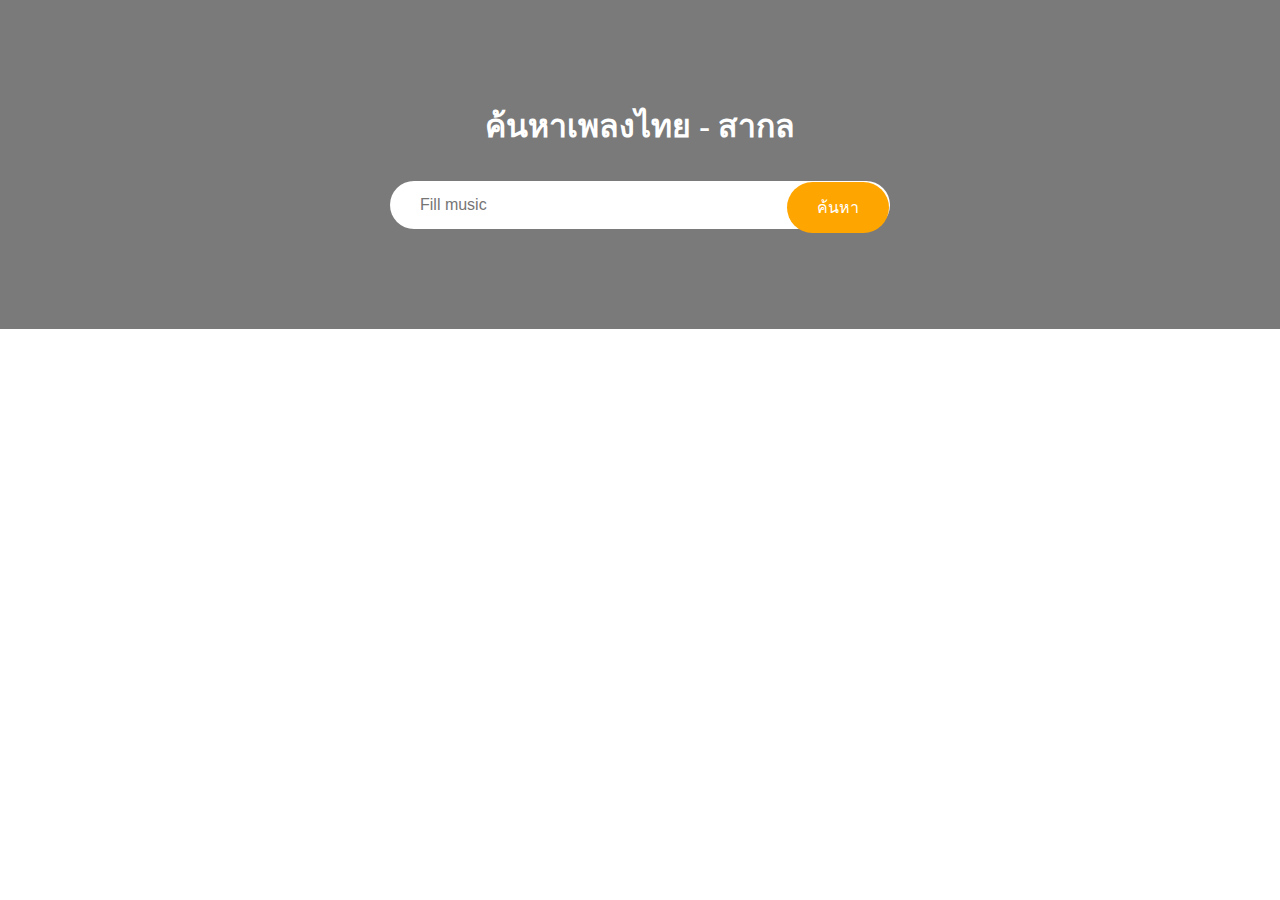
<file: Lyric App/index.html>
<!DOCTYPE html>
<html lang="en">
<head>
    <meta charset="UTF-8">
    <meta name="viewport" content="width=device-width, initial-scale=1.0">
    <title>Lyric App</title>
    <link rel="stylesheet" href="style.css">
</head>
<body>
    <header>
        <h1>ค้นหาเพลงไทย - สากล</h1>
        <form id="form">
            <input type="text" name="" id="search" placeholder="Fill music">
            <button>ค้นหา</button>
        </form>
    </header>
    <div id="result" class="container">
    </div>
    <div id="more" class="container more"></div>
    <script src="script.js"></script>
</body>
</html>
</file>
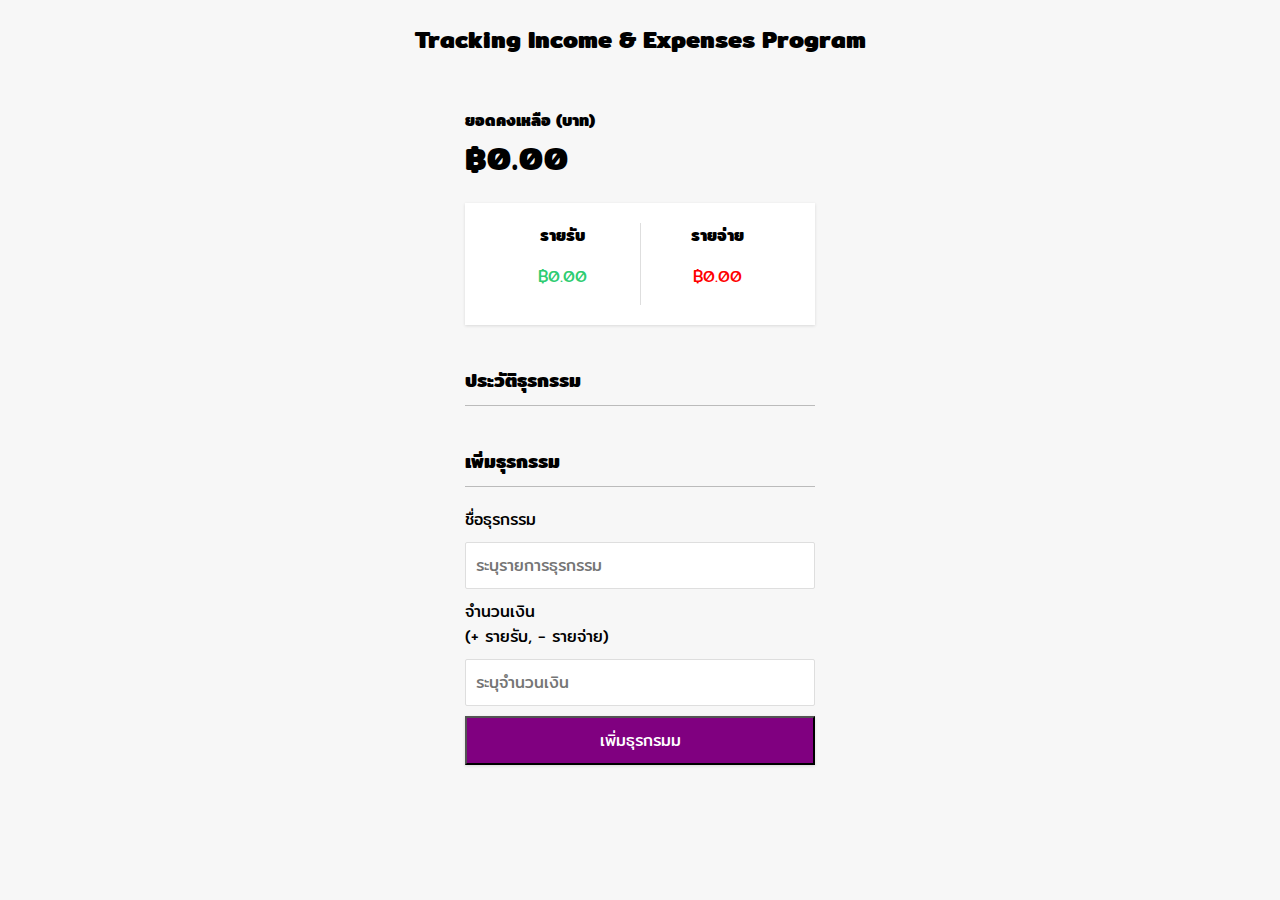
<file: Tracking Income & Expenses Program/index.html>
<!DOCTYPE html>
<html lang="en">
<head>
    <meta charset="UTF-8">
    <meta name="viewport" content="width=device-width, initial-scale=1.0">
    <title>Tracking Income & Expenses Program</title>
    <link rel="stylesheet" href="style.css">
</head>
<body>
    <h2>Tracking Income & Expenses Program</h2>
    <div class="container">
        <h4>ยอดคงเหลือ (บาท)</h4>
        <h1 id="balance">฿0.00</h1>
        <div class="income-expense-container">
            <div>
                <h4>รายรับ</h4>
                <p id="money-plus" class="money plus">฿5000</p>
            </div>
            <div>
                <h4>รายจ่าย</h4>
                <p id="money-minus" class="money minus">฿200</p>
            </div>
        </div>
        <h3>ประวัติธุรกรรม</h3>
        <ul id="list" class="list">
            <!-- <li class="minus">ค่าซ่อมรถ <span>- ฿400</span>
                <button class="delete-btn">x</button>
            </li>
            
            <li class="plus">เงินเดือน <span>+ ฿40000</span>      
                <button class="delete-btn">x</button>
            </li> -->
        </ul>
        <h3>เพิ่มธุรกรรม</h3>
        <form id="form">
            <div class="form-control">
                <label for="text">ชื่อธุรกรรม</label>
                <input type="text" id="text" placeholder="ระบุรายการธุรกรรม">
            </div>
            <div class="form-control">
                <label for="amount">จำนวนเงิน <br>
                (+ รายรับ, - รายจ่าย)
                </label>
                <input type="number" id="amount" placeholder="ระบุจำนวนเงิน">
            </div>
            <button class="btn">เพิ่มธุรกรมม</button>
        </form>
    </div>
    <script src="script.js"></script>
</body>
</html>
</file>
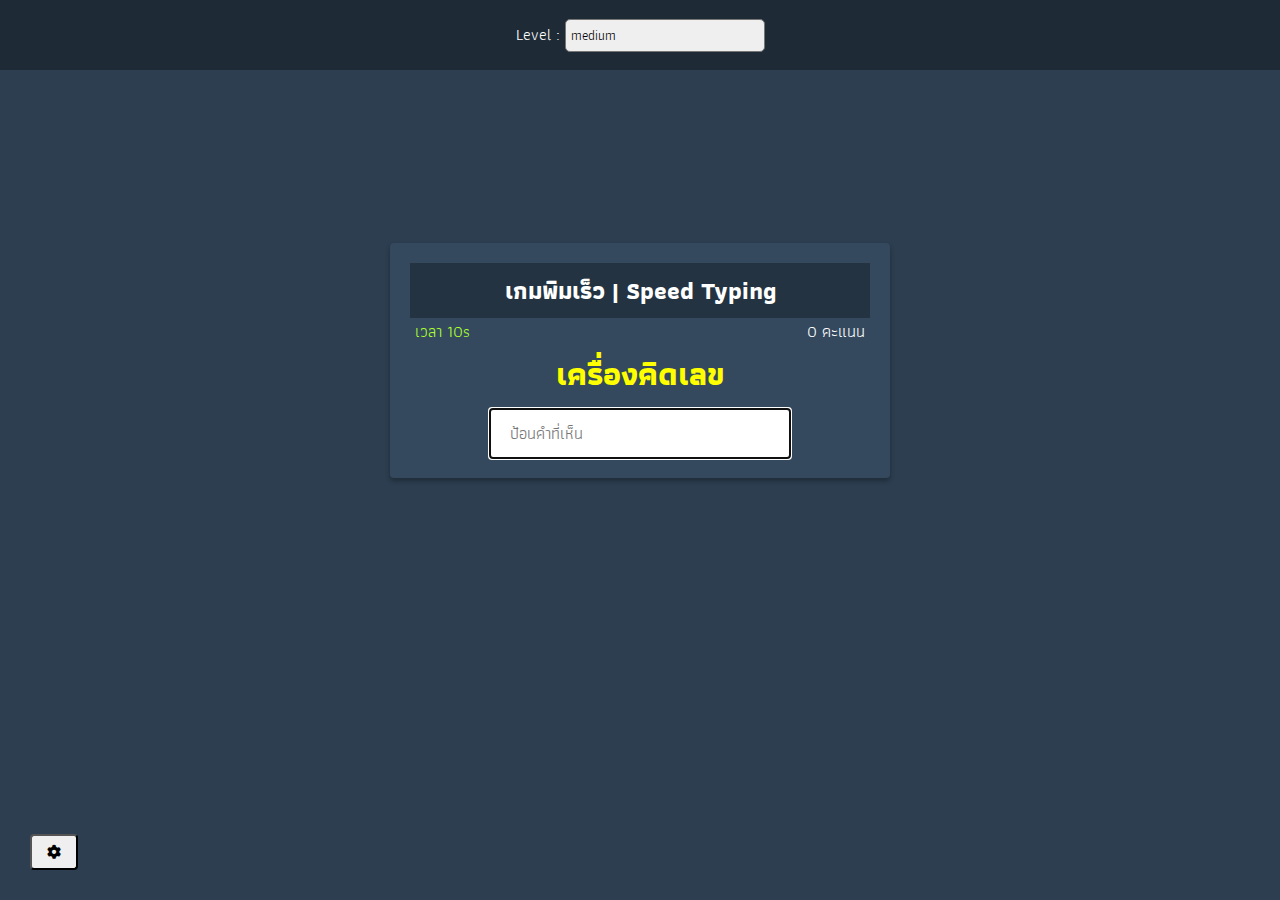
<file: TypingWeb/index.html>
<!DOCTYPE html>
<html lang="en">
<head>
    <meta charset="UTF-8">
    <meta name="viewport" content="width=device-width, initial-scale=1.0">
    <title>Speed Typing</title>
    <link rel="stylesheet" href="style.css">
    <link rel="stylesheet" href="https://cdnjs.cloudflare.com/ajax/libs/font-awesome/6.4.0/css/all.min.css">
</head>
<body>
    <button id="level-btn" class="level-btn">  
        <i class="fa-solid fa-gear"></i>
    </button>
    <div class="settings" id="settings">
        <form id="level-form">
            <label style="color: white;">Level :</label>
            <select id="level">
                <option value="easy">easy</option>
                <option value="medium">medium</option>
                <option value="hard">hard</option>
            </select>
        </form>
    </div>
    <div class="container">
        <h2>เกมพิมเร็ว |  Speed Typing</h2>
        <h1 id="word"></h1>
        <input type="text" name="" id="text" autocomplete="off" placeholder="ป้อนคำที่เห็น">
        <p class="time-container">เวลา <span id="time">10</span>s</p>
        <div class="score-container"><span id="score">0 </span>คะแนน</div>
        <div class="gameover-container" id="gameover-container"></div>
    </div>
    <script src="script.js"></script>
</body>
</html>
</file>
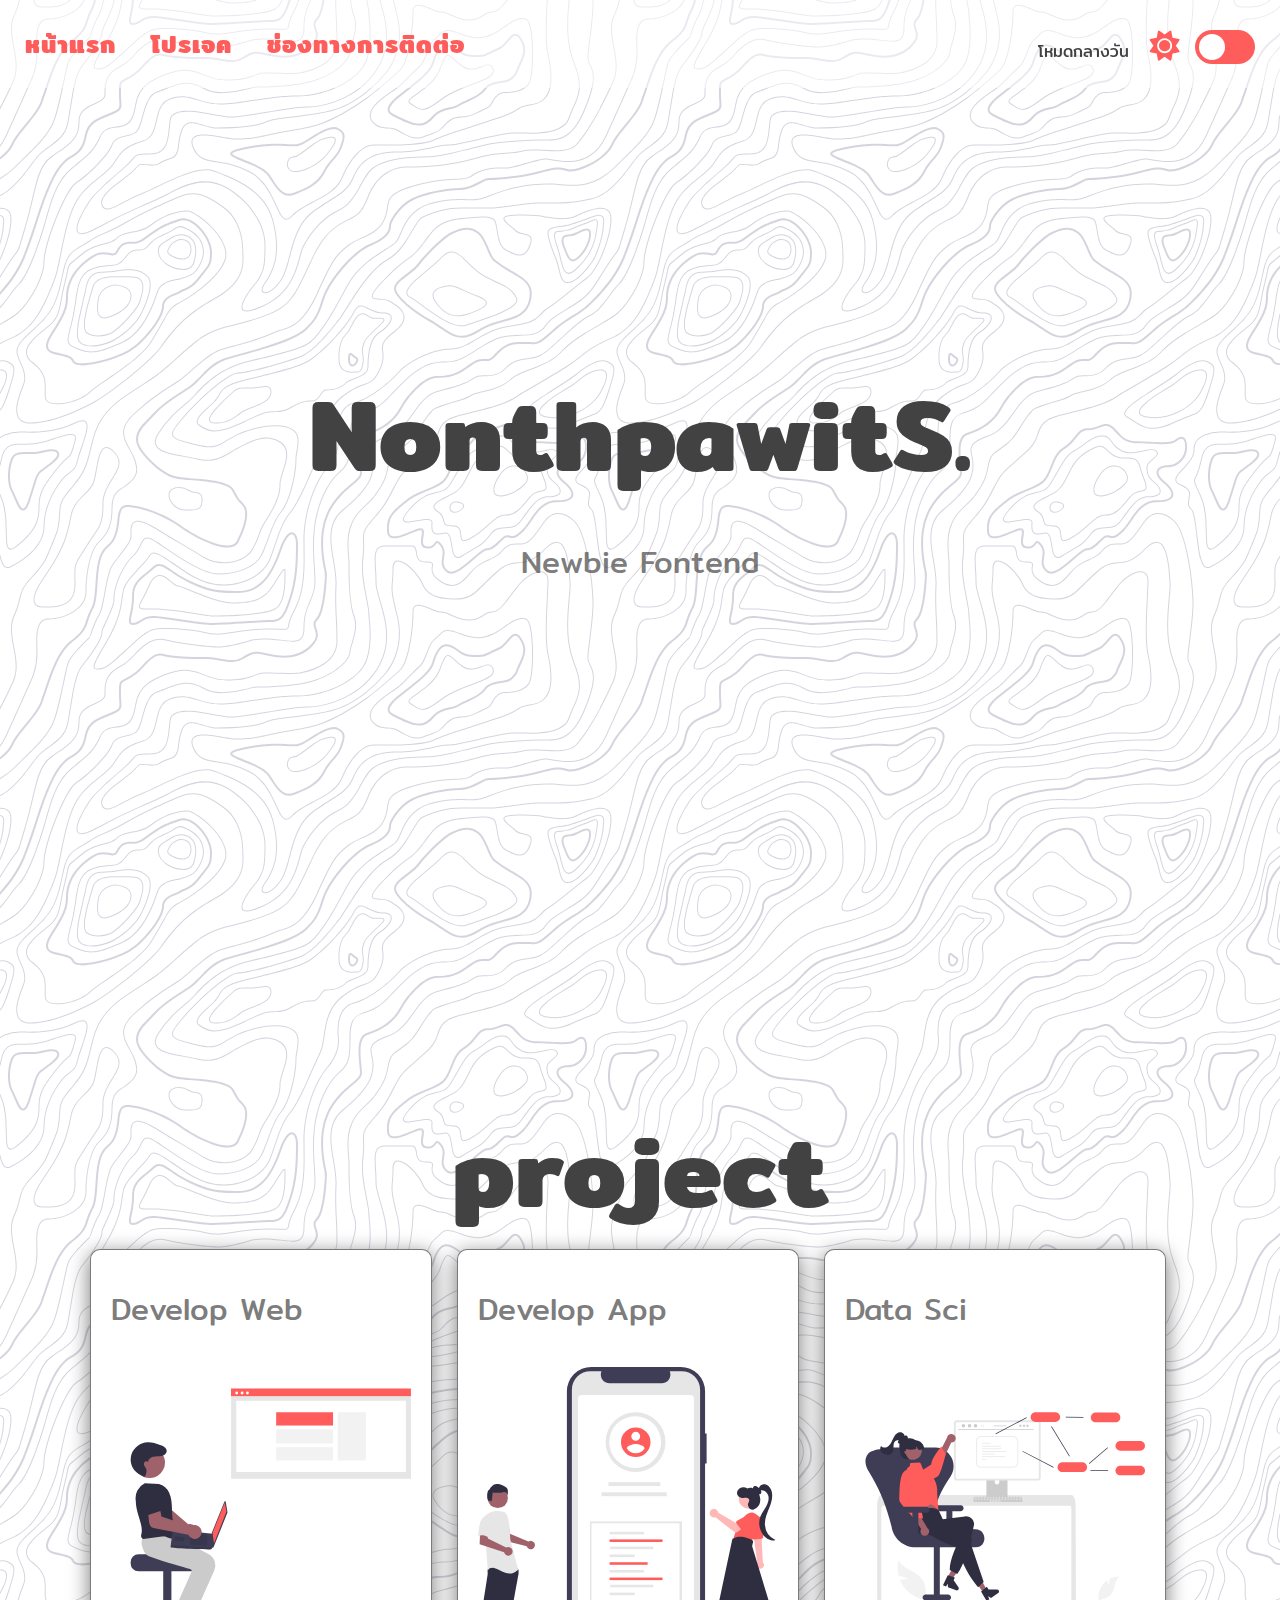
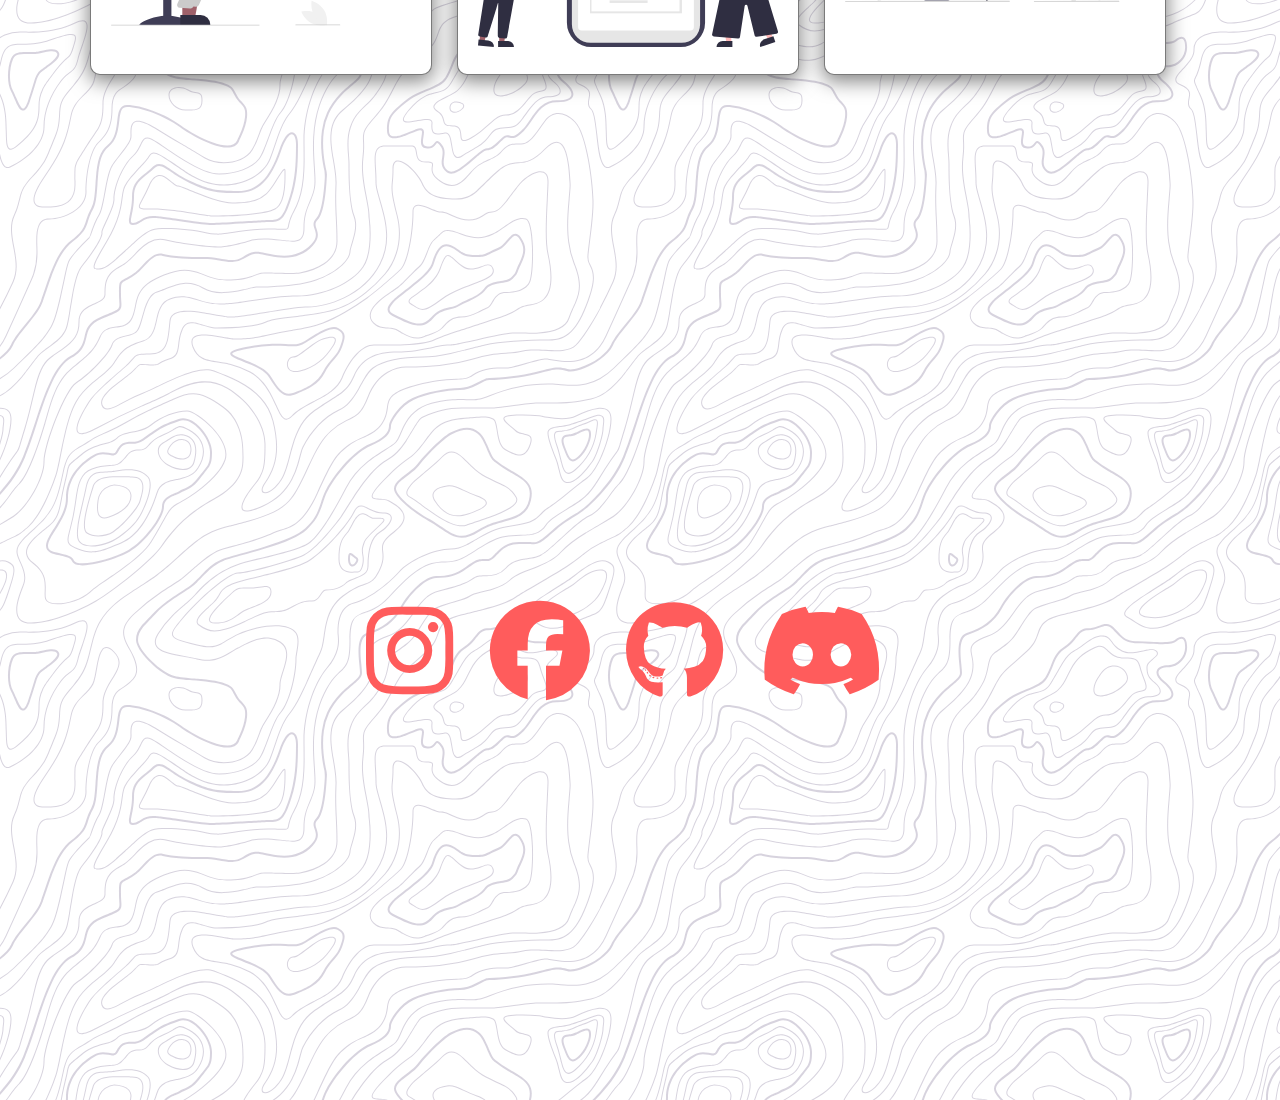
<file: Light/Dark Mode/index.html>
<!DOCTYPE html>
<html lang="en">
<head>
    <meta charset="UTF-8">
    <meta http-equiv="X-UA-Compatible" content="IE=edge">
    <meta name="viewport" content="width=device-width, initial-scale=1.0">
    <title>Light/Dark Mode | Workshop</title>
    <link rel="stylesheet" href="style.css">
    <link rel="stylesheet" href="https://cdnjs.cloudflare.com/ajax/libs/font-awesome/6.4.0/css/all.min.css">
    
</head>
<body>
    <div class="theme-switch-container">
        <span id="toggle-icon">
            <span class="toggle-text">โหมดกลางวัน</span>
            <i class="fa-solid fa-sun"></i>
            <!-- <i class="fa-solid fa-moon"></i> -->
        </span>
        <label class="theme-switch">
            <input type="checkbox">
            <div class="slider round"></div>
        </label>
    </div>
    <nav id="nav">
        <a href="#home">หน้าแรก</a>
        <a href="#project">โปรเจค</a>
        <a href="#contact">ช่องทางการติดต่อ</a>
    </nav>
    <section id="home">
        <div class="title-group">
            <h1>NonthpawitS.</h1>
            <h2>Newbie Fontend</h2>
        </div>
    </section>
    <section id="project">
        <h1>project</h1>
        <div class="project-container">
            <div class="image-container">
                <h2>Develop Web</h2>
                <img src="img/undraw_Web_light.svg" alt="" id="img1">
            </div>
            <div class="project-container">
                <div class="image-container">
                    <h2>Develop App</h2>
                    <img src="img/undraw_App_light.svg" alt="" id="img2">
                </div>
            </div>
            <div class="project-container">
                <div class="image-container">
                    <h2>Data Sci</h2>
                    <img src="img/undraw_Data_light.svg" alt="" id="img3">
                </div>
            </div>
        </div>
    </section>
    <section id="contact">
        <div class="social-icon">
            <i class="fa-brands fa-instagram"></i>
            <i class="fa-brands fa-facebook"></i>
            <i class="fa-brands fa-github"></i>
            <i class="fa-brands fa-discord"></i>
        </div>
    </section>
    <script src="script.js"></script>
</body>
</html>
</file>
<file: Lyric App/style.css>
*{
    box-sizing: border-box;
}
body{
    background-color: white;
    margin: 0;
}
header{
    background-image: url(https://cdn.pixabay.com/photo/2015/05/07/11/02/guitar-756326_1280.jpg);
    background-position: center center;
    background-repeat: no-repeat;
    background-size: cover;
    color: white;
    display: flex;
    flex-direction: column;
    align-items: center;
    justify-content: center;
    padding: 100px;
    position: relative;
}
button{
    cursor: pointer;
}
button:active{
    transform: scale(0.95);
}
input:focus,button:focus{
    outline: none;
}
form{
    position: relative;
    width: 500px;
    max-width: 100%;
}
form input{
    border: 0;
    border-radius: 50px;
    font-size: 16px;
    padding: 15px 30px;
    width: 100%;
}
form button{
    background-color: orange;
    border: 0;
    border-radius: 50px;
    color: white;
    font-size: 16px;
    padding: 13px 30px;
    position: absolute;
    top: 1px;
    right: 1px;
}
header::after{
    content: "";
    background-color: rgba(0, 0, 0, 0.52);
    position: absolute;
    width: 100%;
    height: 100%;
    top: 0;
    left: 0;
}
header *{
    z-index: 1;
}
header h1{
    margin: 0 0 30px;
}
ul.song{
    list-style-type: none;
    padding: 0;
}
.btn{
    background-color: orange;
    border-radius: 10px;
    padding: 4px 10px;
    border: 0;
}
.btn:hover{
    transform: scale(0.98);
}
ul.song li{
    display: flex;
    align-items: center;
    justify-content: space-between;
    margin: 10px 0;
}
.container{
    margin: 30px auto;
    max-width: 100%;
    width: 500px;
}
.more{
    display: flex;
    justify-content: center;
}
.more .btn{
    margin: 4px;
}
</file>
<file: TypingWeb/style.css>
@import url('https://fonts.googleapis.com/css2?family=Athiti:wght@300&display=swap');
*{
    box-sizing: border-box;
    font-family: 'Athiti', sans-serif;
}
body{
    background-color: #2c3e50;
    display: flex;
    align-items: center;
    justify-content: center;
    min-height: 80vh;
    margin: 0;
}
button{
    cursor: pointer;
    font-size: 14px;
    border-radius: 4px;
    padding: 5px 15px;
    position: absolute;
    bottom: 30px;
    left: 30px;
}
.settings{
    position: absolute;
    top: 0;
    left: 0;
    width: 100%;
    background-color: rgba(0, 0, 0, .3);
    height: 70px;
    display: flex;
    align-items: center;
    justify-content: center;
    transform: translateY(0);
    transition: transition .3s ease-in-out;
}
.settings.hide{
    transform: translateY(-100%);
}
select{
    width: 200px;
    padding: 5px;
    appearance: none;
    border-radius: 5px;
}
label{
    color: white;
}
.container{
    background-color: #34495e;
    padding: 20px;
    border-radius: 4px;
    box-shadow: 0 3px 5px rgba(0, 0, 0, .3);
    color: #fff;
    position: relative;
    text-align: center;
    width: 500px;
}
h2{
    background-color: rgba(0, 0, 0, .3);
    padding: 8px;
    margin: 0 0 30px;
}
#word{
    margin: 0;
    color: yellow;
}
input{
    border: 0;
    border-radius: 2px;
    font-size: 16px;
    width: 300px;
    padding: 12px 20px;
    margin-top: 10px;
}
.time-container{
    position: absolute;
    top: 60px;
    left: 25px;
    color: greenyellow;
}
.score-container{
    position: absolute;
    top: 76px;
    right: 25px;
}
.gameover-container{
    background-color: inherit;
    z-index: 1;
    width: 100%;
    height: 100%;
    position: absolute;
    top: 0;
    left: 0;
    align-items: center;
    justify-content: center;
    flex-direction: column;
    display: none;
}
.gameOver{
    position: relative;
    left: 0;
    top: 5px;
    border-radius: 8px;
    border: none;
}
.gameOver:hover{
    background-color: orange;
    color: white;
}
</file>
<file: Light/Dark Mode/style.css>
@import url('https://fonts.googleapis.com/css2?family=Mitr&display=swap');
:root{
    --primary-color:rgb(255, 92, 92);
    --text-color:rgb(66,66,66);
    --text-color-second:rgb(66,66,66,0.7);
    --background:rgb(255,255,255);
    --box-shadow:0 5px 20px 1px rgba(0,0,0,0.5);
}
[data-theme="dark"]{
    --primary-color: orange;
    --text-color: #fff;
    --text-color-second:rgb(255,255,255,0.8);
    --background:#121213;
    /* ใช้ตอนเปลี่ยนเป็นโทนมืด */
}
*{
    font-family: 'Mitr', sans-serif;
    box-sizing: border-box;
    scroll-behavior: smooth;
}
body{
    background-color: var(--background);
    color: var(--text-color);
    background-image: url("data:image/svg+xml,%3Csvg xmlns='http://www.w3.org/2000/svg' width='600' height='600' viewBox='0 0 600 600'%3E%3Cpath fill='%239C92AC' fill-opacity='0.4' d='M600 325.1v-1.17c-6.5 3.83-13.06 7.64-14.68 8.64-10.6 6.56-18.57 12.56-24.68 19.09-5.58 5.95-12.44 10.06-22.42 14.15-1.45.6-2.96 1.2-4.83 1.9l-4.75 1.82c-9.78 3.75-14.8 6.27-18.98 10.1-4.23 3.88-9.65 6.6-16.77 8.84-1.95.6-3.99 1.17-6.47 1.8l-6.14 1.53c-5.29 1.35-8.3 2.37-10.54 3.78-3.08 1.92-6.63 3.26-12.74 5.03a384.1 384.1 0 0 1-4.82 1.36c-2.04.58-3.6 1.04-5.17 1.52a110.03 110.03 0 0 0-11.2 4.05c-2.7 1.15-5.5 3.93-8.78 8.4a157.68 157.68 0 0 0-6.15 9.2c-5.75 9.07-7.58 11.74-10.24 14.51a50.97 50.97 0 0 1-4.6 4.22c-2.33 1.9-10.39 7.54-11.81 8.74a14.68 14.68 0 0 0-3.67 4.15c-1.24 2.3-1.9 4.57-2.78 8.87-2.17 10.61-3.52 14.81-8.2 22.1-4.07 6.33-6.8 9.88-9.83 12.99-.47.48-.95.96-1.5 1.48l-3.75 3.56c-1.67 1.6-3.18 3.12-4.86 4.9a42.44 42.44 0 0 0-9.89 16.94c-2.5 8.13-2.72 15.47-1.76 27.22.47 5.82.51 6.36.51 8.18 0 10.51.12 17.53.63 25.78.24 4.05.56 7.8.97 11.22h.9c-1.13-9.58-1.5-21.83-1.5-37 0-1.86-.04-2.4-.52-8.26-.94-11.63-.72-18.87 1.73-26.85a41.44 41.44 0 0 1 9.65-16.55c1.67-1.76 3.18-3.27 4.83-4.85.63-.6 3.13-2.96 3.75-3.57a71.6 71.6 0 0 0 1.52-1.5c3.09-3.16 5.86-6.76 9.96-13.15 4.77-7.42 6.15-11.71 8.34-22.44.86-4.21 1.5-6.4 2.68-8.6.68-1.25 1.79-2.48 3.43-3.86 1.38-1.15 9.43-6.8 11.8-8.72 1.71-1.4 3.26-2.81 4.7-4.3 2.72-2.85 4.56-5.54 10.36-14.67a156.9 156.9 0 0 1 6.1-9.15c3.2-4.33 5.9-7.01 8.37-8.07 3.5-1.5 7.06-2.77 11.1-4.02a233.84 233.84 0 0 1 7.6-2.2l2.38-.67c6.19-1.79 9.81-3.16 12.98-5.15 2.14-1.33 5.08-2.33 10.27-3.65l6.14-1.53c2.5-.63 4.55-1.2 6.52-1.82 7.24-2.27 12.79-5.06 17.15-9.05 4.05-3.72 9-6.2 18.66-9.9l4.75-1.82c1.87-.72 3.39-1.31 4.85-1.91 10.1-4.15 17.07-8.32 22.76-14.4 6.05-6.45 13.95-12.4 24.49-18.92 1.56-.96 7.82-4.6 14.15-8.33v-64.58c-4 8.15-8.52 14.85-12.7 17.9-2.51 1.82-5.38 4.02-9.04 6.92a1063.87 1063.87 0 0 0-6.23 4.98l-1.27 1.02a2309.25 2309.25 0 0 1-4.87 3.9c-7.55 6-12.9 10.05-17.61 13.19-3.1 2.06-3.86 2.78-8.06 7.13-5.84 6.07-11.72 8.62-29.15 10.95-11.3 1.5-20.04 4.91-30.75 11.07-1.65.94-7.27 4.27-6.97 4.1-2.7 1.58-4.69 2.69-6.64 3.66-5.63 2.8-10.47 4.17-15.71 4.17-17.13 0-41.44 11.51-51.63 22.83-12.05 13.4-31.42 27.7-45.25 31.16-7.4 1.85-11.85 7.05-14.04 14.69-1.26 4.4-1.58 8.28-1.58 13.82 0 .82.01.98.24 3.63.45 5.18.35 8.72-.77 13.26-1.53 6.2-4.89 12.6-10.59 19.43-13.87 16.65-22.88 46.58-22.88 71.68 0 2.39.02 4.26.06 8.75.12 10.8.1 15.8-.22 21.95-.56 11.18-2.09 20.73-5 29.3h-1.05c2.94-8.56 4.49-18.12 5.05-29.35.31-6.13.34-11.1.22-21.9-.04-4.48-.06-6.36-.06-8.75 0-25.32 9.07-55.47 23.12-72.32 5.6-6.72 8.88-12.99 10.38-19.03 1.09-4.4 1.18-7.85.74-12.93-.23-2.7-.24-2.86-.24-3.72 0-5.62.32-9.57 1.62-14.1 2.28-7.95 6.97-13.44 14.76-15.39 13.6-3.4 32.82-17.59 44.75-30.84C409 360.14 433.58 348.5 451 348.5c5.07 0 9.77-1.33 15.26-4.07 1.93-.96 3.9-2.05 6.58-3.62-.3.18 5.33-3.16 6.98-4.11 10.82-6.21 19.66-9.67 31.11-11.2 17.23-2.3 22.9-4.75 28.57-10.64 4.25-4.41 5.04-5.16 8.22-7.28 4.68-3.11 10.01-7.14 17.55-13.14a1113.33 1113.33 0 0 0 4.86-3.89l1.28-1.02a4668.54 4668.54 0 0 1 6.23-4.98c3.67-2.9 6.55-5.12 9.07-6.95 4.37-3.19 9.16-10.56 13.29-19.4v66.9zm0-116.23c-.62.01-1.27.06-1.95.13-6.13.63-13.83 3.45-21.83 7.45-3.64 1.82-8.46 2.67-14.17 2.71-4.7.04-9.72-.47-14.73-1.33-1.7-.3-3.26-.61-4.67-.93a31.55 31.55 0 0 0-3.55-.57 273.4 273.4 0 0 0-16.66-.88c-10.42-.16-17.2.74-17.97 2.73-.38.97.6 2.55 3.03 4.87 1.01.97 2.22 2.03 4.04 3.55a1746.07 1746.07 0 0 0 4.79 4.02c1.39 1.2 3.1 1.92 5.5 2.5.7.16.86.2 2.64.54 3.53.7 5.03 1.25 6.15 2.63 1.41 1.76 1.4 4.54-.15 8.88-2.44 6.83-5.72 10.05-10.19 10.33-3.63.23-7.6-1.29-14.52-5.06-4.53-2.47-6.82-7.3-8.32-15.26-.17-.87-.32-1.78-.5-2.86l-.43-2.76c-1.05-6.58-1.9-9.2-3.73-10.11-.81-.4-1.59-.74-2.36-1-2.27-.77-4.6-1.02-8.1-.92-2.29.07-14.7 1-13.77.93-20.55 1.37-28.8 5.05-37.09 14.99a133.07 133.07 0 0 0-4.25 5.44l-2.3 3.09-2.51 3.32c-4.1 5.36-7.06 8.48-10.39 11.12-.65.52-1.33 1.04-2.13 1.62l-4.11 2.94a106.8 106.8 0 0 0-5.16 3.99c-4.55 3.74-9.74 8.6-16.25 15.38-8.25 8.58-11.78 13.54-11.7 15.95.07 1.65 1.64 2.11 6.79 2.38 1.61.09 2.15.12 2.98.2 2.95.24 5.09.73 6.81 1.68 7.48 4.15 11.63 7.26 13.95 11.58 3.3 6.15.8 12.88-8.89 20.26-8.28 6.3-11.1 10.37-11.31 14.96-.06 1.17 0 1.93.26 4.43.69 6.47.25 10.65-2.8 17.42a44.23 44.23 0 0 1-4.16 7.53c-2.82 3.97-5.47 5.74-10.6 7.69-.43.16-3.34 1.23-4.27 1.59-1.8.68-3.38 1.36-5.01 2.14-4.18 2-8.4 4.6-13.1 8.24-8.44 6.51-13.23 14.56-15.98 25.06-1.1 4.2-1.55 6.81-2.8 15.21-1.26 8.6-2.17 12.64-4.08 16.55-2.1 4.28-11.93 26.59-12.97 28.88a382.7 382.7 0 0 1-6.37 13.41c-4.07 8.11-7.61 14.07-10.73 17.81-5.38 6.46-8.98 14.37-13.77 28.42a810.14 810.14 0 0 0-1.89 5.6c-1.8 5.35-2.96 8.6-4.26 11.85-6.13 15.32-25.43 26.31-46.46 26.31-11.2 0-20.58-2.74-31.02-8.55-5.6-3.13-4.55-2.42-22.26-14.54-14.33-9.8-17.7-10.73-20.47-6.9-.37.5-1.81 2.74-1.83 2.77a52.24 52.24 0 0 1-4.94 5.9c-.73.79-5.52 5.87-6.97 7.45-2.38 2.6-4.3 4.81-5.98 6.93a45.6 45.6 0 0 0-5.08 7.66c-1.29 2.57-1.9 5.25-2.66 10.6a997.6 997.6 0 0 1-.46 3.18h-1l.47-3.32c.77-5.45 1.4-8.2 2.75-10.9a46.54 46.54 0 0 1 5.2-7.84c1.7-2.14 3.63-4.38 6.03-6.98 1.45-1.59 6.24-6.68 6.96-7.46a51.58 51.58 0 0 0 4.84-5.78s1.47-2.26 1.86-2.8c3.25-4.5 7.08-3.44 21.84 6.67 17.67 12.08 16.62 11.38 22.19 14.48 10.3 5.73 19.5 8.43 30.53 8.43 20.65 0 39.57-10.77 45.54-25.69a219.7 219.7 0 0 0 4.24-11.8 6752.32 6752.32 0 0 0 1.88-5.6c4.83-14.16 8.47-22.14 13.96-28.73 3.05-3.66 6.56-9.57 10.6-17.61 1.97-3.93 4.04-8.31 6.35-13.38 1.03-2.28 10.88-24.61 12.98-28.91 1.85-3.79 2.75-7.76 4-16.25 1.24-8.44 1.7-11.07 2.81-15.32 2.8-10.7 7.71-18.94 16.33-25.6a73.18 73.18 0 0 1 13.29-8.35c1.66-.8 3.27-1.48 5.08-2.18.94-.36 3.86-1.43 4.28-1.59 4.95-1.88 7.44-3.55 10.14-7.33 1.35-1.9 2.68-4.3 4.06-7.37 2.97-6.58 3.39-10.59 2.72-16.9a27.13 27.13 0 0 1-.27-4.58c.22-4.94 3.21-9.24 11.7-15.7 9.33-7.11 11.66-13.34 8.62-19-2.2-4.09-6.25-7.12-13.55-11.17-1.57-.88-3.6-1.33-6.42-1.57-.8-.07-1.34-.1-2.95-.19-5.77-.3-7.63-.85-7.72-3.34-.1-2.81 3.5-7.87 11.97-16.69 6.53-6.8 11.75-11.69 16.33-15.45 1.79-1.47 3.42-2.72 5.2-4.03l4.12-2.94c.79-.58 1.46-1.08 2.1-1.59 3.26-2.6 6.16-5.65 10.21-10.94a383.2 383.2 0 0 0 2.5-3.32l2.31-3.09c1.8-2.39 3.04-4 4.29-5.48 8.47-10.17 16.98-13.96 37.27-15.3-.44.02 12-.9 14.32-.98 3.62-.1 6.05.16 8.46.98.8.27 1.62.62 2.47 1.04 2.27 1.14 3.17 3.87 4.27 10.85l.44 2.76c.17 1.07.33 1.97.5 2.83 1.44 7.69 3.62 12.29 7.8 14.57 6.76 3.68 10.6 5.15 13.99 4.94 4-.25 6.99-3.17 9.3-9.67 1.45-4.04 1.46-6.49.32-7.92-.9-1.12-2.28-1.62-5.57-2.27a55.8 55.8 0 0 1-2.67-.55c-2.54-.6-4.39-1.4-5.93-2.71a252.63 252.63 0 0 0-4.78-4.01 84.35 84.35 0 0 1-4.08-3.6c-2.73-2.6-3.86-4.43-3.28-5.95 1.02-2.64 7.82-3.54 18.93-3.37a230.56 230.56 0 0 1 16.73.88c2.76.39 3.2.49 3.68.6 1.4.3 2.95.62 4.62.91a82.9 82.9 0 0 0 14.56 1.32c5.56-.04 10.24-.86 13.73-2.6 8.1-4.05 15.89-6.9 22.17-7.56.7-.07 1.4-.11 2.05-.13v1zm0-100.94v1.5c-8.62 16.05-17.27 29.55-23.65 35.92-3.19 3.2-7.62 4.9-13.54 5.56-4.45.48-8.28.4-19.18-.2-9.91-.55-15.32-.44-20.52.78a84.05 84.05 0 0 1-15 2.11l-2.25.14c-12.49.75-19.37 1.78-32.72 5.74-4.5 1.33-9.27 2.49-14.3 3.48a246.27 246.27 0 0 1-32.6 3.97c-7.56.45-13.21.57-20.24.57-5.4 0-11.9 1.61-18 5.18-8.3 4.87-15.06 12.87-19.53 24.5a68.57 68.57 0 0 1-4.56 9.8c-3.6 6.2-6.92 8.99-13.38 12.18l-4.03 1.96a64.48 64.48 0 0 0-15.16 10.25c-8.2 7.33-13.72 16.63-22.54 35.6l-2.08 4.49c-7.3 15.7-11.5 23.3-17.35 29.87-7.7 8.66-20.25 14.42-40.31 20.08-4.37 1.23-19.04 5.08-19.24 5.13-6.92 1.87-11.68 3.34-15.63 4.92-10.55 4.22-18.71 10.52-36.38 26.52l-1.7 1.54c-8.58 7.76-13.41 11.9-18.81 15.88-3.95 2.9-8 5.67-12.97 8.91-2.06 1.34-10.3 6.6-12.33 7.94-11.52 7.5-18.53 13.04-24.62 20.08a62.01 62.01 0 0 0-6.44 8.85c-4.13 6.91-6.27 13.15-9.2 25.11l-1.54 6.26c-.6 2.45-1.15 4.54-1.72 6.58-2.97 10.7-6.9 17.36-14.78 26.91L69.6 491a148.51 148.51 0 0 0-4.19 5.3 23.9 23.9 0 0 0-3.44 6.28c-1.16 3.23-1.52 5.9-1.87 11.94-.58 10.05-1.42 15.04-4.63 22.67-1.57 3.72-5.66 14.02-6.41 15.8a73.46 73.46 0 0 1-3.57 7.4c-2.88 5.14-6.71 10.12-13.12 16.95-5.96 6.36-8.87 10.9-10.61 16a56.88 56.88 0 0 0-1.38 4.82l-.46 1.84h-1.03l.52-2.08c.52-2.09.92-3.49 1.4-4.9 1.8-5.25 4.78-9.9 10.84-16.36 6.35-6.78 10.13-11.7 12.97-16.77a72.5 72.5 0 0 0 3.52-7.29c.75-1.76 4.84-12.06 6.4-15.8 3.17-7.5 3.99-12.4 4.56-22.33.35-6.14.72-8.88 1.93-12.23a24.9 24.9 0 0 1 3.58-6.54c1.27-1.7 2.6-3.37 4.22-5.34l4.11-4.95c7.8-9.46 11.66-16 14.59-26.54.56-2.04 1.1-4.12 1.71-6.56l1.53-6.26c2.96-12.04 5.13-18.36 9.32-25.39 1.84-3.08 4-6.05 6.54-8.99 6.17-7.12 13.24-12.7 24.83-20.26 2.05-1.33 10.28-6.6 12.33-7.94 4.96-3.22 9-5.98 12.92-8.87 5.37-3.95 10.19-8.08 18.74-15.82l1.7-1.54c17.76-16.09 25.98-22.43 36.67-26.7 4-1.6 8.8-3.09 15.75-4.96.21-.06 14.87-3.9 19.22-5.13 19.9-5.61 32.32-11.31 39.85-19.78 5.76-6.48 9.93-14.02 17.18-29.64l2.09-4.5c8.87-19.07 14.44-28.46 22.77-35.9a65.48 65.48 0 0 1 15.38-10.4l4.04-1.97c6.3-3.1 9.47-5.77 12.96-11.77a67.6 67.6 0 0 0 4.48-9.67c4.56-11.84 11.47-20.02 19.97-25 6.25-3.66 12.93-5.32 18.5-5.32 7.01 0 12.65-.12 20.17-.57a245.3 245.3 0 0 0 32.47-3.96c5-.98 9.75-2.13 14.22-3.45 13.43-3.98 20.38-5.02 32.94-5.78l2.24-.14c5.76-.37 9.8-.9 14.85-2.09 5.31-1.25 10.79-1.35 22.6-.7 9.04.5 12.84.58 17.21.1 5.71-.62 9.94-2.26 12.95-5.26 6.44-6.45 15.3-20.37 24.35-36.72zm0 450.21c-1.28-4.6-2.2-10.55-3.33-20.25l-.24-2.04-.23-2.03c-1.82-15.7-3.07-21.98-5.55-24.47-2.46-2.46-3.04-5.03-2.52-8.64.1-.6.18-1.1.39-2.15.69-3.54.77-5.04.08-6.84-.91-2.38-3.31-4.41-7.79-6.26-5.08-2.09-6.52-4.84-4.89-8.44.66-1.45 1.79-3.02 3.52-5.01 1.04-1.2 5.48-5.96 5.08-5.53 6.15-6.7 8.98-11.34 8.98-16.48a15.2 15.2 0 0 1 6.5-12.89v1.26a14.17 14.17 0 0 0-5.5 11.63c0 5.47-2.93 10.29-9.24 17.16.38-.42-4.04 4.33-5.07 5.5-1.67 1.93-2.75 3.43-3.36 4.77-1.37 3.04-.23 5.22 4.36 7.1 4.71 1.95 7.32 4.16 8.34 6.83.78 2.04.7 3.67-.03 7.4-.2 1.03-.3 1.51-.38 2.09-.48 3.33.03 5.59 2.23 7.8 2.74 2.74 3.98 8.96 5.84 25.06l.24 2.03.23 2.04c.82 7.01 1.53 12.06 2.34 16.03v4.33zm0-62.16c-1.4-3.13-4.43-9.9-4.95-11.17-1.02-2.53-1.25-3.8-.91-5.18.2-.84 2.05-4.68 2.32-5.33a70.79 70.79 0 0 0 3.54-11.2v3.99a62.82 62.82 0 0 1-2.62 7.6c-.31.75-2.09 4.46-2.27 5.18-.28 1.12-.08 2.22.87 4.57.41 1.02 2.5 5.7 4.02 9.09v2.45zm0-85.09c-1.65 1.66-3.66 2.9-6.4 4.13-.25.1-13.97 5.47-20.4 8.43-9.35 4.32-16.7 5.9-23.03 5.25-5.08-.53-9.02-2.25-14.77-5.92l-3.2-2.07a77.4 77.4 0 0 0-5.44-3.27c-4.05-2.18-3.25-5.8 1.47-10.47 3.71-3.68 9.6-7.93 18.73-13.8l4.46-2.82c17.95-11.33 18.22-11.5 22.27-14.74 11.25-9 19.69-14.02 26.31-15.1v1.02c-6.37 1.1-14.62 6-25.69 14.86-4.1 3.28-4.34 3.44-22.36 14.8a652.4 652.4 0 0 0-4.45 2.83c-9.07 5.83-14.92 10.05-18.57 13.66-4.31 4.28-4.95 7.13-1.7 8.88 1.7.91 3.29 1.88 5.5 3.3l3.2 2.08c5.64 3.59 9.45 5.25 14.34 5.76 6.13.64 13.32-.9 22.52-5.15 6.46-2.98 20.18-8.35 20.4-8.44 3.04-1.37 5.1-2.71 6.81-4.69v1.47zm0-41.37v1c-6.56.26-12.11 3.13-19.71 9.08l-4.63 3.68a51.87 51.87 0 0 1-4.4 3.14c-.82.52-5.51 3.33-6.22 3.76-3.31 2-6.15 3.8-8.87 5.6a112.61 112.61 0 0 0-8.16 5.92c-4.61 3.72-7.4 6.9-7.97 9.35-.63 2.67 1.48 4.53 7.05 5.46 10.7 1.78 20.92-.05 30.45-4.65a61.96 61.96 0 0 0 17.1-12.2 41.8 41.8 0 0 0 5.36-7.42v1.92a38.94 38.94 0 0 1-4.64 6.19 62.95 62.95 0 0 1-17.39 12.41c-9.7 4.68-20.13 6.55-31.05 4.73-6.06-1-8.65-3.29-7.85-6.67.64-2.74 3.53-6.05 8.31-9.9 2.35-1.9 5.1-3.88 8.24-5.97 2.73-1.82 5.58-3.61 8.9-5.62.72-.44 5.4-3.24 6.22-3.75 1.26-.8 2.6-1.76 4.3-3.09.8-.62 3.9-3.1 4.63-3.67 7.77-6.1 13.49-9.04 20.33-9.3zm0-154.6v1c-1.75-.24-4.3.23-7.82 1.55-10.01 3.75-13.8 5.07-19.15 6.76-1.78.56-2.63.83-3.87 1.24-1.48.5-3.16.76-6.74 1.16a1550.34 1550.34 0 0 0-2.64.3c-7.8.94-11.28 2.47-11.28 6.07 0 4.45 2.89 13.18 7.96 25.81a57.34 57.34 0 0 1 2.33 7.6 258.32 258.32 0 0 1 .84 3.46c1.86 7.62 3.17 10.71 5.56 11.67 2.21.88 4.7.6 7.47-.72 3.48-1.69 7.22-4.94 11.2-9.47 1.52-1.7 2.97-3.49 4.59-5.57l3.16-4.1c2.59-3.23 6.07-12.21 8.39-20.23v3.45c-2.29 7.2-5.27 14.5-7.61 17.41-.44.55-2.67 3.46-3.15 4.09-1.63 2.1-3.1 3.9-4.62 5.62-4.08 4.61-7.9 7.94-11.53 9.7-2.99 1.44-5.77 1.75-8.28.74-2.84-1.13-4.2-4.34-6.15-12.35a2097.48 2097.48 0 0 1-.84-3.46c-.8-3.2-1.47-5.45-2.28-7.46-5.14-12.8-8.04-21.55-8.04-26.19 0-4.37 3.84-6.06 12.16-7.07a160.9 160.9 0 0 1 2.65-.3c3.5-.39 5.15-.64 6.53-1.1 1.26-.42 2.1-.7 3.88-1.26 5.34-1.68 9.11-3 19.1-6.74 3.53-1.32 6.22-1.84 8.18-1.61zM0 292c10.13-11.31 18.13-23.2 23.07-35.39 3.3-8.14 6.09-16.12 10.81-30.55l1.59-4.84c6.53-19.94 10.11-29.82 14.77-39.56 6.07-12.72 12.55-21.18 20.27-25.54 6.66-3.76 10.2-7.86 12.22-13.15a46.6 46.6 0 0 0 1.86-6.58c1.23-5.2 2.05-7.59 3.93-10.36 2.45-3.62 6.27-6.53 12.1-8.96 15.78-6.58 16.73-7.04 18.05-9.01.65-.98.83-2.15.74-4.51-.03-.73-.23-3.82-.24-4A93.8 93.8 0 0 1 119 94c0-10.04.18-11.37 2.37-13.15.52-.42 1.13-.8 2.07-1.3.27-.14 2.18-1.12 2.84-1.48a68.4 68.4 0 0 0 9.12-5.87c2.06-1.54 2.64-2.14 8.01-7.93 3.78-4.09 6.21-6.36 8.96-8.12 3.64-2.33 7.2-3.12 10.9-2.11 4.4 1.2 10.81 2 18.78 2.46 6.9.4 12.9.5 21.95.5 4.87 0 8.97.47 15.4 1.57 7.77 1.33 9.3 1.54 12.38 1.54 4.05 0 7.43-.88 10.68-2.95 5.06-3.22 8.11-4.67 11.2-5.2 3.62-.64 4.77-.46 16.55 2.06 17.26 3.7 30.85 1.36 41.06-9.7 5.1-5.53 5.48-8.9 3.48-14.8-.83-2.42-1.03-3.1-1.17-4.3-.29-2.52.5-4.71 2.71-6.93 2.65-2.65 4.72-9.17 6.22-18.29h2.03c-1.56 9.71-3.77 16.65-6.83 19.7-1.79 1.8-2.36 3.39-2.14 5.28.11 1 .3 1.63 1.07 3.9 2.22 6.53 1.76 10.66-3.9 16.8-10.77 11.66-25.07 14.13-42.95 10.3-11.42-2.45-12.55-2.62-15.78-2.06-2.77.48-5.62 1.84-10.47 4.92a20.93 20.93 0 0 1-11.76 3.27c-3.25 0-4.81-.22-12.73-1.57C212.74 59.46 208.73 59 204 59c-9.1 0-15.11-.1-22.07-.5-8.09-.47-14.62-1.29-19.2-2.54-5.62-1.53-10.17 1.38-17.85 9.66-5.5 5.94-6.08 6.53-8.28 8.18a70.38 70.38 0 0 1-9.38 6.03c-.68.37-2.58 1.35-2.84 1.49-.84.44-1.35.76-1.75 1.08C121.16 83.6 121 84.8 121 94c0 1.85.06 3.54.17 5.44 0 .17.2 3.28.24 4.03.1 2.75-.13 4.29-1.08 5.71-1.67 2.5-2.27 2.8-18.95 9.74-5.48 2.29-8.99 4.96-11.2 8.24-1.71 2.51-2.47 4.73-3.64 9.7-.83 3.5-1.21 4.92-1.94 6.83-2.18 5.73-6.05 10.19-13.1 14.18-7.3 4.12-13.55 12.28-19.46 24.66-4.6 9.64-8.17 19.46-14.67 39.32l-1.58 4.84c-4.75 14.47-7.54 22.48-10.86 30.69-5.28 13.01-13.95 25.65-24.93 37.6v-2.97zm0 78v-.5l1-.01c6.32 0 7.47 5.2 4.6 13.36a60.36 60.36 0 0 1-5.6 11.3v-1.92a57.76 57.76 0 0 0 4.65-9.72c2.69-7.6 1.71-12.02-3.65-12.02-.34 0-.67 0-1 .02v-46.59a340.96 340.96 0 0 0 13.71-8.34c13.66-9.46 29.79-37.6 29.79-53.59 0-18.1 21.57-72.64 32.23-79.42 12.71-8.09 32.24-27.96 35.8-37.75 1.93-5.3 5.5-7.27 14.42-9.37 6.15-1.44 8.64-2.42 10.67-4.79 1.5-1.74 2.72-4.79 4.33-10.3.23-.78 1.9-6.68 2.43-8.46 3.62-12.08 7.3-18.49 13.47-20.39 2.5-.76 3.03-.98 9.74-3.7 7.49-3.03 11.97-4.43 17.12-4.92 6.75-.65 13.13.75 19.55 4.67 5.43 3.32 12.19 4.72 20.17 4.56 6.03-.12 12.2-1.07 19.83-2.8 1.82-.4 7.38-1.74 8.26-1.94 2.69-.6 4.34-.89 5.48-.89 4.97 0 8.93-.05 14.2-.27 7.9-.32 15.56-.92 22.75-1.88 8.5-1.14 15.9-2.73 21.88-4.82 18.9-6.62 32.64-18.3 33.67-27.59.29-2.56.4-2.96 2.79-11.11 2.33-7.95 3.21-12.93 2.72-18.23-.2-2.24-.69-4.38-1.48-6.42-1.5-3.92-2.63-9.4-3.43-16.18h.9c.77 6.47 1.89 11.72 3.47 15.82a24.93 24.93 0 0 1 1.54 6.69c.5 5.46-.4 10.54-2.77 18.6-2.36 8.06-2.47 8.47-2.74 10.95-1.09 9.75-15.1 21.68-34.33 28.41-6.06 2.12-13.52 3.72-22.09 4.87-7.22.96-14.92 1.57-22.83 1.89-5.3.21-9.27.27-14.25.27-1.04 0-2.64.27-5.26.87-.87.2-6.43 1.53-8.26 1.94-7.68 1.73-13.92 2.7-20.03 2.82-8.15.17-15.1-1.27-20.71-4.7-6.23-3.81-12.4-5.16-18.93-4.54-5.04.48-9.44 1.86-16.84 4.86-6.75 2.74-7.29 2.95-9.82 3.73-5.73 1.76-9.28 7.96-12.81 19.72-.53 1.77-2.2 7.66-2.43 8.46-1.66 5.65-2.91 8.78-4.53 10.67-2.22 2.58-4.84 3.62-12.01 5.3-7.8 1.83-11.13 3.66-12.9 8.54-3.65 10.04-23.32 30.06-36.2 38.25C65.94 190 44.5 244.2 44.5 262c0 16.34-16.3 44.78-30.22 54.41-2.14 1.48-8.24 5.12-14.28 8.68v-1.16 46.09zm0-173.7v-1.11c7.42-3.82 14.55-10.23 21.84-18.98 3.8-4.56 14.21-18.78 15.79-20.55 1.8-2.04 4.06-3.96 7.42-6.45 1.08-.8 4.92-3.57 5.49-3.99 9.36-6.85 14-11.96 15.98-19.36.8-2.98 1.54-6.78 2.46-12.3.23-1.44 2-12.46 2.56-15.79 2.87-16.77 5.73-26.79 10.07-32.1C92.46 52.43 101.5 38.13 101.5 33c0-2.54.34-3.35 6.05-15.71.68-1.49 1.25-2.74 1.77-3.93 2.5-5.75 3.9-10.04 4.14-13.36h1c-.23 3.48-1.66 7.87-4.23 13.76-.52 1.2-1.09 2.45-1.78 3.95-5.54 12.01-5.95 12.99-5.95 15.29 0 5.47-9.09 19.84-20.11 33.31-4.2 5.12-7.03 15.06-9.86 31.64-.57 3.33-2.33 14.33-2.57 15.78-.92 5.56-1.67 9.38-2.48 12.4-2.05 7.68-6.82 12.93-16.35 19.91l-5.49 3.98c-3.3 2.45-5.51 4.34-7.27 6.31-1.53 1.73-11.94 15.93-15.76 20.53-7.52 9.02-14.88 15.6-22.61 19.46zm0 361.83v-4.33c.48 2.36 1 4.35 1.6 6.15 2 6.03 4.6 8.26 8.19 6.59C28.76 557.69 43.5 542.4 43.5 527c0-16.2 6.37-31.99 17.1-46.3 1.88-2.5 3.66-4.4 5.53-6 .73-.62 1.45-1.18 2.3-1.8l2-1.43c3.68-2.68 5.32-5.28 7.08-12.59.75-3.07 1.38-5.02 4.2-13.26l.63-1.88c3.24-9.58 4.56-14.97 4.17-18.65-.48-4.43-3.8-5.23-11.3-1.64a81.12 81.12 0 0 1-9.15 3.7c-13.89 4.67-26.96 5.8-42.66 5.42l-1.95-.05-1.45-.02a39.8 39.8 0 0 0-15.05 2.96A21.81 21.81 0 0 0 0 438.37v-1.26a23.55 23.55 0 0 1 4.55-2.57 40.77 40.77 0 0 1 16.92-3.02l1.95.05c15.6.38 28.57-.75 42.32-5.37a80.12 80.12 0 0 0 9.04-3.65c8.04-3.84 12.16-2.85 12.72 2.43.42 3.89-.92 9.34-4.21 19.08l-.64 1.88c-2.8 8.2-3.43 10.15-4.16 13.18-1.82 7.52-3.59 10.34-7.47 13.16l-2 1.43c-.84.6-1.54 1.15-2.25 1.75a35.45 35.45 0 0 0-5.37 5.84c-10.61 14.15-16.9 29.74-16.9 45.7 0 15.88-15 31.45-34.29 40.45-4.3 2.01-7.39-.66-9.56-7.18-.23-.68-.44-1.39-.65-2.13zm0-62.16v-2.45l1.46 3.27c2.1 4.8 3.46 10.33 4.26 16.77.66 5.3.84 9.3 1.04 18.5.2 9.32.5 12.75 1.63 15.05 1.28 2.6 3.67 2.35 8.29-1.5 17.14-14.3 21.82-22.9 21.82-38.62 0-7.17 1.1-12.39 3.7-17.68 2.27-4.67 3.65-6.62 13.4-19.62a69.8 69.8 0 0 1 7.6-8.79 44.76 44.76 0 0 1 3.54-3.06c.38-.3.64-.52.89-.74a10.47 10.47 0 0 0 2.63-3.32 35.78 35.78 0 0 0 2.26-5.94l.37-1.2.36-1.15c.29-.91.48-1.55.66-2.16.45-1.53.74-2.68.91-3.66.38-2.2.12-3.49-.85-4.15-2.35-1.61-9.28-.24-23.8 4.94-9.54 3.4-16.12 4.17-27.85 4.26-7.71.06-10.43.4-13.25 2.12-3.48 2.12-5.84 6.4-7.58 14.26-.5 2.2-.99 4.19-1.49 5.98v-3.98l.51-2.22c1.8-8.1 4.28-12.6 8.04-14.9 3.04-1.85 5.86-2.2 13.77-2.26 11.61-.09 18.1-.84 27.51-4.2 14.93-5.32 21.95-6.71 24.7-4.83 1.38.94 1.71 2.6 1.28 5.15a33.69 33.69 0 0 1-.94 3.78l-.66 2.17-.36 1.15-.37 1.2a36.64 36.64 0 0 1-2.33 6.1c-.8 1.53-1.61 2.52-2.86 3.61l-.92.77-1.02.83c-.9.74-1.65 1.4-2.47 2.18a68.84 68.84 0 0 0-7.48 8.66c-9.7 12.93-11.07 14.87-13.31 19.46-2.52 5.15-3.59 10.22-3.59 17.24 0 16.04-4.82 24.91-22.18 39.38-5.04 4.2-8.18 4.55-9.83 1.18-1.22-2.5-1.52-5.94-1.73-15.47-.2-9.16-.38-13.15-1.03-18.4-.79-6.34-2.12-11.8-4.19-16.49L0 495.98zM379.27 0h1.04l1.5 5.26c3.28 11.56 4.89 19.33 5.26 27.8.49 11.01-1.52 21.26-6.63 31.17-7.8 15.13-20.47 26.5-36.22 34.1-12.38 5.96-26.12 9.17-36.22 9.17-6.84 0-17.24 1.38-37.27 4.62l-2.27.37c-24.5 3.99-31.65 5-37.46 5-3.49 0-4.08-.08-19.54-2.8-3.56-.64-6.32-1.1-9-1.5-20.23-2.96-31-1.2-31.96 7.86-.1.85-.18 1.72-.29 2.81l-.27 2.73c-1.1 10.9-2.02 15.73-4.31 19.96-2.9 5.34-7.77 7.95-15.63 7.95-10.2 0-12.92.6-15.5 3.17.52-.51-5.03 5.85-8.16 8.7-2.75 2.5-14.32 12.55-15.77 13.83a341.27 341.27 0 0 0-6.54 5.92c-6.97 6.49-11.81 11.76-14.6 16.15-5.92 9.3-10.48 18.04-11.69 24.08-1.66 8.3 3.67 9.54 19.02 1.21a626.23 626.23 0 0 1 44.54-21.9c3.5-1.56 14.04-6.2 15.68-6.95 5.05-2.25 8.3-3.8 10.78-5.15l1.95-1.07 2.18-1.18c1.76-.94 3.38-1.76 5-2.55 18.1-8.72 34.48-10.46 50.33-1.2 22.89 13.34 38.28 37.02 38.28 56.44 0 19.12-.73 25.13-5.18 33.2a45.32 45.32 0 0 1-4.94 7.12c-6.47 7.77-11.81 16.2-12.76 21.27-1.2 6.34 4.69 7.03 20.17-.05 13.31-6.08 22.4-14.95 28.5-26.32a80.51 80.51 0 0 0 6.1-15.13c.9-2.98 3.17-11.65 3.41-12.48a29.02 29.02 0 0 1 1.75-4.83c7.47-14.93 21.09-30.5 36.25-37.24 7.61-3.38 13-9.65 19.4-20.79.84-1.48 4.26-7.64 5.14-9.17 3.52-6.1 6.22-9.7 9.37-11.98 10.15-7.4 28.7-11.1 50.29-11.1 7.52 0 16.54-1.24 27.51-3.58a420.1 420.1 0 0 0 14.96-3.52c-1.3.33 15.54-3.98 19.42-4.89 14.15-3.33 41.07-5.01 64.11-5.01 17.36 0 27.82-9.23 38.53-38.67 6.62-18.21 6.62-26.37 2.69-34.35l-1.18-2.37A13.36 13.36 0 0 1 587.5 58c0-4.03 0-4.01 2.5-24.56.46-3.73.8-6.74 1.12-9.64.9-8.45 1.38-15.2 1.38-20.8 0-.94-.02-1.94-.04-3h1c.03 1.06.04 2.06.04 3 0 5.65-.48 12.43-1.39 20.9-.3 2.91-.66 5.93-1.11 9.66-2.5 20.45-2.5 20.47-2.5 24.44 0 1.97.45 3.57 1.45 5.68.24.51 1.16 2.35 1.17 2.36 4.06 8.24 4.06 16.68-2.65 35.13-10.84 29.8-21.63 39.33-39.47 39.33-22.96 0-49.83 1.68-63.89 4.99-3.86.9-20.69 5.2-19.4 4.88a421.05 421.05 0 0 1-14.99 3.53c-11.04 2.35-20.11 3.6-27.72 3.6-21.4 0-39.76 3.67-49.7 10.9-3 2.19-5.64 5.7-9.1 11.68-.87 1.52-4.29 7.68-5.14 9.17-6.49 11.3-12 17.71-19.86 21.2-14.9 6.63-28.38 22.03-35.75 36.77a28.17 28.17 0 0 0-1.69 4.67c-.23.8-2.5 9.49-3.4 12.5a81.48 81.48 0 0 1-6.19 15.3c-6.2 11.56-15.44 20.58-28.96 26.76-16.1 7.36-23 6.55-21.58-1.04 1-5.29 6.4-13.83 12.99-21.73a44.33 44.33 0 0 0 4.82-6.96c4.35-7.88 5.06-13.77 5.06-32.72 0-19.04-15.19-42.4-37.72-55.55-15.57-9.08-31.62-7.38-49.45 1.21a132.9 132.9 0 0 0-7.14 3.71l-1.95 1.07a158.83 158.83 0 0 1-10.85 5.19c-1.65.74-12.18 5.38-15.69 6.95a625.25 625.25 0 0 0-44.46 21.86c-15.95 8.66-22.37 7.16-20.48-2.29 1.24-6.2 5.83-15.02 11.82-24.42 2.85-4.48 7.74-9.8 14.77-16.34 1.98-1.85 4.12-3.79 6.56-5.94 1.46-1.29 13.02-11.33 15.75-13.82 3.09-2.8 8.6-9.14 8.14-8.67 2.82-2.82 5.75-3.46 16.2-3.46 7.5 0 12.04-2.43 14.75-7.42 2.2-4.07 3.11-8.84 4.2-19.59l.26-2.73.3-2.81c.56-5.42 4.47-8.5 11.23-9.6 5.44-.88 12.51-.51 21.86.86 2.7.4 5.47.86 9.04 1.49 15.33 2.7 15.96 2.8 19.36 2.8 5.73 0 12.9-1.03 37.3-5l2.27-.36c20.1-3.26 30.52-4.64 37.43-4.64 9.95 0 23.54-3.18 35.78-9.08 15.57-7.5 28.09-18.73 35.78-33.65 5.02-9.75 7-19.82 6.51-30.67-.37-8.37-1.96-16.08-5.23-27.57L379.27 0zm13.68 0h1.02c.78 3.9 1.92 8.7 3.51 14.88 3.63 14.05 3.06 27.03-.75 38.77a61 61 0 0 1-11.35 20.68 138.36 138.36 0 0 1-19.32 18.77c-11.32 9.02-23.36 15.49-35.95 18.39a258.63 258.63 0 0 1-22.57 4.07c-3.17.44-6.36.85-10.3 1.32l-9.39 1.12c-11.53 1.41-17.45 2.55-21.64 4.46-9.28 4.21-28.35 6.04-49.21 6.04-1.37 0-2.8-.12-4.3-.35-2.62-.41-5-1.03-9.14-2.29-7.34-2.21-9.63-2.75-12.63-2.56-3.9.23-6.63 2.29-8.47 6.89-1.86 4.66-2.42 7.53-3.34 14.98-1.1 8.98-2.87 12.12-9.97 14.3a40.12 40.12 0 0 0-6.8 2.66c-.63.33-1.16.64-1.76 1.02l-1.34.86c-1.9 1.14-3.86 1.49-9.25 1.49-3.2 0-8.83-.55-9.51-.39-1.22.28-.75-.14-7.14 6.24-1.5 1.5-3.49 3.18-6.32 5.37-1.52 1.18-7.16 5.43-7.94 6.03-4.96 3.78-8.33 6.6-11.06 9.38-4.88 4.98-6.85 9.15-5.56 12.7 1.34 3.67 4.07 4.42 8.9 2.82a55.72 55.72 0 0 0 7.77-3.48c1.5-.77 7.78-4.13 9.37-4.96a116.8 116.8 0 0 1 12.31-5.68 162.2 162.2 0 0 0 11.04-4.84c2.04-.97 10.74-5.16 13-6.22 4.41-2.1 8.1-3.78 11.65-5.29 17.14-7.3 29.32-9.9 37.67-6.65l5.43 2.1c2.3.88 4.17 1.62 6.02 2.38a150.9 150.9 0 0 1 13.07 6c18.34 9.63 30.35 22.13 34.79 39.87 6.96 27.85 3.6 45.53-8.08 62.4-3.97 5.75-3.52 9.2.06 8.97 4.14-.28 10.21-4.95 15.11-12.52 3.1-4.8 5.1-10.45 8.05-21.53l1.69-6.35c.66-2.47 1.24-4.52 1.83-6.5 4.93-16.56 11-27.28 21.56-34.76 7.15-5.06 23.73-15.5 25.48-16.75 6.74-4.81 10.53-9.44 14.34-18 7.74-17.44 21.09-24.34 44.47-24.34 9.36 0 17.91-1.13 29.53-3.49a624.86 624.86 0 0 0 6.2-1.28c2.4-.5 4.07-.84 5.66-1.13 4.03-.74 7.04-1.1 9.61-1.1 4.44 0 9.39-1 31.39-5.99l2.95-.66c16.34-3.67 25.64-5.35 31.66-5.35 1.54 0 2.4.01 6.4.1 7.8.15 12.27.13 17.33-.2 16.41-1.06 26.73-5.36 29.8-14.56a87.1 87.1 0 0 1 3.55-8.83c-.15.31 2.29-4.96 2.9-6.38 5.38-12.3 5.57-21.92-1.44-39.44a86.4 86.4 0 0 1-5.26-20.72c-1.61-11.98-1.38-23.14.1-40.35l.2-2.12h1l-.2 2.2c-1.48 17.15-1.7 28.24-.11 40.14a85.4 85.4 0 0 0 5.2 20.47c7.1 17.78 6.91 27.67 1.43 40.22-.62 1.43-3.06 6.72-2.91 6.4a86.17 86.17 0 0 0-3.52 8.73c-3.23 9.72-13.9 14.15-30.68 15.24-5.1.33-9.58.35-17.42.2-3.98-.09-4.84-.1-6.37-.1-5.91 0-15.18 1.67-31.44 5.32l-2.95.67c-22.16 5.02-27.05 6.01-31.61 6.01-2.5 0-5.45.36-9.43 1.09-1.58.29-3.25.62-5.64 1.11a4894.21 4894.21 0 0 0-6.2 1.29c-11.68 2.37-20.3 3.51-29.73 3.51-23.02 0-36 6.71-43.53 23.66-3.9 8.8-7.82 13.58-14.7 18.5-1.78 1.27-18.36 11.7-25.48 16.75-10.34 7.32-16.3 17.87-21.19 34.23-.58 1.96-1.15 4-1.82 6.47l-1.69 6.35c-2.98 11.18-5 16.9-8.17 21.81-5.05 7.81-11.37 12.68-15.89 12.98-4.7.31-5.3-4.23-.94-10.53 11.52-16.64 14.82-34.03 7.92-61.6-4.35-17.42-16.16-29.72-34.27-39.22-4-2.1-8.2-4-12.99-5.97-1.84-.75-3.7-1.49-6-2.38l-5.43-2.08c-8.03-3.12-20.02-.58-36.92 6.63-3.52 1.5-7.21 3.19-11.61 5.27l-13 6.22c-4.71 2.22-8.16 3.75-11.11 4.88a115.87 115.87 0 0 0-12.21 5.63c-1.58.83-7.86 4.18-9.37 4.96a56.55 56.55 0 0 1-7.9 3.54c-5.3 1.75-8.62.85-10.17-3.43-1.46-4.02.66-8.5 5.8-13.74 2.75-2.82 6.16-5.66 11.15-9.48.79-.6 6.43-4.85 7.94-6.02a66.96 66.96 0 0 0 6.23-5.28c6.74-6.74 6.1-6.16 7.61-6.51.87-.2 6.69.36 9.74.36 5.22 0 7.03-.32 8.74-1.35l1.31-.84c.62-.4 1.18-.72 1.84-1.07a41.07 41.07 0 0 1 6.96-2.72c6.64-2.04 8.22-4.84 9.28-13.47.93-7.53 1.5-10.47 3.4-15.24 1.99-4.95 5.04-7.26 9.34-7.51 3.17-.2 5.5.35 12.97 2.6a63.54 63.54 0 0 0 9.02 2.26c1.45.22 2.83.34 4.14.34 20.71 0 39.7-1.82 48.8-5.96 4.32-1.96 10.29-3.1 21.93-4.53l9.4-1.12c3.92-.48 7.11-.88 10.27-1.32 8.16-1.14 15.4-2.43 22.49-4.06 12.42-2.86 24.33-9.26 35.55-18.2a137.4 137.4 0 0 0 19.18-18.64 60.02 60.02 0 0 0 11.15-20.32c3.76-11.57 4.32-24.36.75-38.23A284.86 284.86 0 0 1 392.95 0zM506.7 0h1.26c-.5.66-.9 1.18-1.17 1.51-3.95 4.96-6.9 7.92-9.82 9.57A10.02 10.02 0 0 1 492 12.5c-2.38 0-4.24.67-6.71 2.21l-2.65 1.71c-4.38 2.8-8.01 4.08-13.64 4.08-5.6 0-9.99-1.26-16.08-4.05a202.63 202.63 0 0 1-2.3-1.06l-2.18-.98c-1.6-.7-2.92-1.17-4.17-1.48a13.42 13.42 0 0 0-3.27-.43c-2.3 0-4.3-.68-11-3.37l-1.56-.62c-5-1.97-8.1-2.82-10.52-2.66-2.93.2-4.42 2.03-4.42 6.15 0 20.76-5.21 50.42-12.15 57.35-7.58 7.59-26.55 23.7-34.06 29.06-13.16 9.4-31.17 20.2-44.11 25.06a106.87 106.87 0 0 1-13.32 4.03c-3.28.78-6.6 1.43-11.25 2.24-.53.1-8.8 1.5-11.5 1.99-4.86.87-9.3 1.74-14 2.76-20.62 4.48-25.07 5.01-38.11 5.01-2.49 0-2.9-.07-14.05-2-2.42-.42-4.31-.73-6.15-1-8.11-1.19-13.83-1.36-17.64-.2-4.54 1.4-5.93 4.65-3.7 10.52 2.02 5.28 4.84 8.61 8.84 10.74 3.26 1.74 6.75 2.6 13.82 3.71 9.42 1.48 10.94 1.75 15.5 2.92a78.2 78.2 0 0 1 18.62 7.37c8.3 4.58 14.58 11.5 19.98 20.89 2.73 4.73 9.46 19.33 10.54 21.19 3.4 5.85 6.26 6.63 10.89 2 4.95-4.94 10.35-8.37 21.13-14.06.47-.25 2.06-1.1 2.12-1.12 7.98-4.21 11.92-6.51 15.87-9.54 5.11-3.9 8.66-8.1 10.77-13.11 8.52-20.24 20.75-33.31 32.46-33.31l5.5.03c10.53.08 17.35.02 24.9-.31 13.66-.62 23.78-2.09 29.39-4.67 5.85-2.7 13.42-5.49 24.18-9.02 3.46-1.14 6.29-2.05 12.7-4.1 7.7-2.45 11.08-3.54 15.17-4.9a1059.43 1059.43 0 0 1 11.33-3.72c3.67-1.2 5.96-2 8.03-2.78a59.88 59.88 0 0 0 6.66-2.94c1.87-.98 3.76-2.1 5.86-3.5 3.48-2.33 6.15-3.13 12.04-4.13l1.15-.2c5.71-1.01 9-2.3 12.76-5.63 7.82-6.96 8.58-23.18 3.84-44.52-1.7-7.67-2.1-19.28-1.57-35.47A837.22 837.22 0 0 1 546.76 0h1l-.15 3.06c-.32 6.42-.53 11.02-.68 15.62-.51 16.1-.12 27.65 1.56 35.21 4.82 21.68 4.04 38.2-4.16 45.48-3.91 3.48-7.37 4.84-13.24 5.87l-1.16.2c-5.76.99-8.32 1.75-11.65 3.98a63.73 63.73 0 0 1-5.96 3.56 60.86 60.86 0 0 1-6.77 2.99c-2.09.79-4.39 1.58-8.07 2.79a5398.31 5398.31 0 0 1-11.32 3.71c-4.1 1.37-7.48 2.46-15.18 4.92-6.42 2.04-9.24 2.95-12.7 4.08-10.73 3.53-18.27 6.3-24.07 8.98-5.76 2.66-15.97 4.14-29.77 4.77-7.56.33-14.4.39-24.95.31l-5.49-.03c-11.19 0-23.16 12.79-31.54 32.7-2.19 5.19-5.84 9.52-11.08 13.52-4.02 3.07-7.99 5.39-16.01 9.62l-2.12 1.12c-10.7 5.65-16.04 9.04-20.9 13.9-5.14 5.14-8.75 4.15-12.45-2.22-1.12-1.92-7.85-16.5-10.54-21.2-5.33-9.24-11.48-16.02-19.6-20.5a77.2 77.2 0 0 0-18.4-7.28c-4.5-1.17-6.02-1.43-15.4-2.9-7.17-1.12-10.74-2-14.13-3.81-4.22-2.25-7.2-5.77-9.3-11.27-2.43-6.39-.78-10.26 4.34-11.83 4-1.22 9.82-1.05 18.08.17 1.84.27 3.74.58 6.17 1 11.02 1.9 11.48 1.98 13.88 1.98 12.96 0 17.35-.52 37.9-4.99 4.71-1.02 9.16-1.9 14.03-2.77 2.71-.48 10.98-1.9 11.5-1.98 4.64-.81 7.95-1.46 11.2-2.23 4.55-1.07 8.76-2.34 13.2-4 12.83-4.81 30.79-15.59 43.88-24.94 7.47-5.33 26.4-21.4 33.94-28.94C407.3 61.98 412.5 32.49 412.5 12c0-4.61 1.86-6.9 5.35-7.15 2.63-.18 5.8.7 10.96 2.73l1.56.62c6.53 2.62 8.53 3.3 10.63 3.3 1.14 0 2.3.16 3.5.46 1.32.33 2.68.82 4.34 1.53a90.97 90.97 0 0 1 3.34 1.52l1.15.54c5.98 2.73 10.23 3.95 15.67 3.95 5.41 0 8.87-1.21 13.1-3.92.2-.13 2.1-1.38 2.66-1.72 2.62-1.63 4.64-2.36 7.24-2.36 1.47 0 2.94-.43 4.47-1.3 2.78-1.56 5.67-4.45 9.54-9.31l.7-.89zM324.54 600h-2.03c.49-2.96.91-6.2 1.28-9.66.44-4.1.76-8.25.98-12.21.08-1.39.14-2.65-.35-7.29-.47-1.94-.93-4.14-1.36-6.54-2.01-11.26-2.66-22.9-1.14-33.78a60.76 60.76 0 0 1 5.18-17.95 70.78 70.78 0 0 1 12.6-18.22c3.38-3.6 5.53-5.5 11.83-10.79 4.5-3.78 6.35-5.56 7.52-7.5.64-1.07.95-2.06.95-3.06 0-1.75 0-1.74-.75-9.23-.36-3.7-.57-6.3-.68-8.96-.5-12.1 1.62-19.6 8.11-21.76 15.9-5.3 25.89-12.1 33.45-25.54C409.6 390.65 425.85 376 436 376c12.36 0 20-1.96 29.41-8.8 6.76-4.92 9.5-6.6 12.47-7.46 2.22-.64 3.8-.74 9.12-.74 1.86 0 3.53-.83 5.57-2.62 1.08-.96 5.11-5.12 5.6-5.6 6.04-5.85 11.98-8.78 20.83-8.78 2.45 0 4.54.04 7.32.12 7.51.23 8.87.17 11.27-.7 3.03-1.1 5.53-3.03 14.75-11.17 8-7.06 10.72-8.92 22.87-16.47 1.44-.9 2.59-1.63 3.69-2.37a69.45 69.45 0 0 0 9.46-7.5c4.12-3.88 8.02-7.85 11.64-11.9v2.98a201.58 201.58 0 0 1-10.27 10.38c-3.18 3-6.2 5.35-9.72 7.7-1.12.76-2.28 1.5-3.75 2.4-12.05 7.5-14.71 9.32-22.6 16.28-9.46 8.35-12.01 10.32-15.39 11.55-2.74 1-4.19 1.06-12.01.82-2.76-.08-4.83-.12-7.26-.12-8.27 0-13.75 2.7-19.43 8.22-.44.43-4.52 4.64-5.68 5.66-2.37 2.09-4.46 3.12-6.89 3.12-5.1 0-6.6.1-8.56.66-2.67.78-5.29 2.37-11.85 7.15-9.8 7.13-17.85 9.19-30.59 9.19-9.22 0-24.96 14.2-34.13 30.49-7.84 13.94-18.24 21.02-34.55 26.46-5.31 1.77-7.21 8.51-6.75 19.78.1 2.6.31 5.19.68 8.84.75 7.62.75 7.58.75 9.43 0 1.38-.42 2.73-1.24 4.09-1.33 2.2-3.26 4.07-7.94 8-6.25 5.24-8.36 7.12-11.67 10.63a68.8 68.8 0 0 0-12.25 17.71 58.8 58.8 0 0 0-5 17.36c-1.49 10.66-.85 22.09 1.13 33.15.43 2.37.88 4.53 1.33 6.44.16.66.3 1.25.6 4.06a249.3 249.3 0 0 1-1.17 16.12c-.37 3.37-.78 6.53-1.25 9.44zm-13.4 0h-1.05l.12-.28c3.07-7.16 4.29-11.83 4.29-18.72 0-3.57-.07-4.93-.76-15.65-.77-12.04-1-19.64-.55-28.3.58-11.5 2.4-22.1 5.81-32.16 1.3-3.8 2.8-7.5 4.55-11.1 3.46-7.14 6.83-12.39 10.42-16.6a59.02 59.02 0 0 1 4.35-4.56c.43-.4 3-2.8 3.67-3.45 5.72-5.6 7.51-11.52 7.51-29.18 0-18.84 2.9-23.77 15.82-28.24 1.09-.37 1.92-.67 2.77-.98a51.3 51.3 0 0 0 6.1-2.7c4.95-2.6 9.64-6.22 14.44-11.42 25.5-27.63 37.15-35.16 56.37-35.16 8.28 0 14.54-1.95 22-6.3 1.78-1.03 13.82-8.82 18.16-11.27 2.83-1.59 5.66-3.03 8.63-4.39 7.92-3.6 13.97-4.45 26.6-4.8 7.53-.2 10.7-.49 14.26-1.58 4.55-1.4 8.06-4 10.93-8.43 2.2-3.41 6.85-7.08 14.66-12.06 1.61-1.03 3.27-2.05 5.65-3.5 9.53-5.85 11.56-7.13 14.81-9.57 5.34-4 9.3-8.37 13.68-14.77a204.2 204.2 0 0 0 5.62-8.75v1.9c-1.97 3.17-3.4 5.38-4.8 7.42-4.42 6.48-8.46 10.92-13.9 15-3.29 2.46-5.32 3.75-14.89 9.61a375.06 375.06 0 0 0-5.63 3.5c-7.7 4.9-12.26 8.52-14.36 11.76-3 4.63-6.7 7.39-11.48 8.85-3.68 1.12-6.9 1.42-14.53 1.63-12.5.34-18.44 1.18-26.2 4.7a111.08 111.08 0 0 0-8.56 4.35c-4.3 2.43-16.34 10.22-18.15 11.27-7.6 4.43-14.03 6.43-22.5 6.43-18.87 0-30.3 7.4-55.63 34.84-4.88 5.28-9.67 8.97-14.7 11.62-2 1.05-4 1.92-6.23 2.75-.86.32-1.7.62-5.37 1.87-5.08 1.76-7.44 3.25-9.28 6.37-2.23 3.78-3.29 9.94-3.29 20.05 0 17.9-1.87 24.07-7.8 29.89-.69.67-3.27 3.06-3.69 3.46a58.04 58.04 0 0 0-4.28 4.49c-3.53 4.14-6.86 9.32-10.28 16.38a95.19 95.19 0 0 0-4.5 10.99c-3.38 9.97-5.18 20.48-5.76 31.9-.44 8.6-.22 16.17.55 28.17.69 10.76.76 12.12.76 15.72 0 6.35-1.02 10.87-4.35 19zm25.08 0h-1c-.04-4.73.06-9.39.28-15.02.26-6.41-.4-11.79-2.53-24.37l-.31-1.86c-2.12-12.55-2.76-19.35-1.97-26.47 1.03-9.25 4.75-16.68 12-22.67 22.04-18.2 29.81-30.18 29.81-44.61 0-2.6-.3-4.81-.98-8.17-.97-4.79-1.1-5.68-.97-7.57.2-2.56 1.27-4.7 3.56-6.72 2.67-2.35 7.05-4.6 13.72-7.01 9.72-3.5 15.52-9.18 24.3-21.57l1.78-2.5c4.48-6.33 7.1-9.63 10.43-12.78 4.31-4.07 8.98-6.77 14.54-8.17 13.3-3.32 20.37-5.47 25.34-7.64a49.5 49.5 0 0 0 5.28-2.7c1.1-.65 1.75-1.04 4.24-2.6 2.7-1.68 5.22-2.08 11.38-2.28 5.44-.18 7.9-.43 10.97-1.41a21.47 21.47 0 0 0 9.54-6.22c4.87-5.3 10.03-7.61 17.79-8.9 1.07-.18 1.88-.3 3.86-.58 6.9-.97 9.94-1.69 13.48-3.62 4.5-2.45 6.79-4.44 23.46-19.68l3.14-2.85c9.65-8.71 16.12-13.83 21.42-16.48 4.25-2.12 7.6-4.69 11.22-8.6v1.45c-3.42 3.57-6.69 6-10.78 8.05-5.18 2.59-11.61 7.67-21.2 16.32l-3.12 2.85c-16.8 15.35-19.05 17.3-23.66 19.82-3.68 2-6.8 2.75-13.82 3.73-1.97.28-2.78.4-3.84.57-7.56 1.26-12.52 3.48-17.21 8.6a22.47 22.47 0 0 1-9.97 6.5c-3.2 1-5.72 1.27-11.25 1.45-5.98.2-8.39.57-10.89 2.13a144 144 0 0 1-4.25 2.61 50.48 50.48 0 0 1-5.39 2.75c-5.04 2.2-12.15 4.37-25.5 7.7-9.74 2.44-15.26 7.65-24.4 20.56l-1.77 2.5c-8.9 12.54-14.82 18.34-24.78 21.93-6.57 2.36-10.85 4.57-13.4 6.82-2.1 1.86-3.05 3.74-3.22 6.04-.13 1.76 0 2.63.95 7.3.7 3.42 1 5.7 1 8.37 0 14.79-7.93 27-30.18 45.39-7.03 5.8-10.64 13-11.64 22-.78 7-.14 13.73 1.96 26.2l.32 1.85c2.15 12.65 2.8 18.07 2.54 24.58-.22 5.57-.32 10.2-.28 14.98zM95.9 600h-2.04c.68-3.82 1.14-8.8 1.61-15.98.2-3.11.27-4.06.39-5.6 1.3-17.54 4.04-27.14 11.5-33.2 4.65-3.77 7.22-8.92 8.67-16 .51-2.52.7-3.87 1.33-9.17.66-5.5 1.16-8.06 2.24-10.36 1.45-3.09 3.82-4.69 7.39-4.69 14.28 0 38.48 9.12 53.6 20.2 8.66 6.35 21.26 13.32 31.74 17.11 13.03 4.71 21.89 4.41 24.75-1.73 1.7-3.64 1.92-4.11 2.65-5.77 2.93-6.67 4.69-12.2 5.25-17.5.23-2.17.24-4.23.02-6.2-.32-2.75-1.42-4.55-4.08-7.35l-1.32-1.37a30.59 30.59 0 0 1-2.41-2.79 30.37 30.37 0 0 1-2.5-4.07l-1.13-2.14c-1.62-3.1-2.68-4.6-4.12-5.56-5.26-3.5-14.8-5.5-28.55-6.83a272.42 272.42 0 0 0-9.04-.71l-2.18-.17c-9.57-.73-15.12-1.56-19.06-3.2C156.57 471.07 136 450.5 136 440c0-5.34 1.74-9.53 5.47-14.13 1.98-2.44 11.12-11.71 12.79-13.54 4.52-4.97 10.16-9.54 17.68-14.66 2.8-1.9 14.78-9.6 17.49-11.49a50.54 50.54 0 0 0 6.34-5.43c1.53-1.5 6.96-7.13 7.12-7.3 7.18-7.3 12.7-11.56 19.74-14.38 3.36-1.34 8.13-2.79 17.45-5.38a9577.18 9577.18 0 0 1 11.78-3.28 602.6 602.6 0 0 0 12.67-3.7c20.4-6.24 34-12.08 40.79-18.44 8.74-8.2 11.78-13.84 15.73-26.02 2.02-6.22 3.09-9.04 5.07-12.72 9.54-17.71 28.71-39.37 43.5-45.45C383.77 238.25 389 232.34 389 226c0-2.89 2.73-8.4 6.83-13.73 4.76-6.2 10.65-11.36 16.75-14.18 12.5-5.77 33.5-10.09 47.42-10.09 5.32 0 9.83-1.5 16.42-4.89 9.2-4.71 10.1-5.11 13.58-5.11 10.42 0 32.06-2.55 45.76-5.97l3.88-.98 3.47-.89c2.6-.66 4.33-1.08 5.93-1.43 3.9-.86 6.76-1.23 9.58-1.17 2.74.06 5.47.52 8.67 1.48 4.56 1.37 13.71-.9 22.87-5.68a68.07 68.07 0 0 0 9.84-6.2v2.4c-11.09 8.14-25.76 13.66-33.29 11.4a29.72 29.72 0 0 0-8.13-1.4c-2.63-.05-5.36.3-9.11 1.12a238 238 0 0 0-9.33 2.3l-3.9.99C522.38 177.43 500.58 180 490 180c-2.99 0-3.91.4-12.67 4.89-6.85 3.51-11.61 5.11-17.33 5.11-13.65 0-34.35 4.26-46.58 9.9-5.78 2.67-11.42 7.62-16 13.58-3.85 5.02-6.42 10.2-6.42 12.52 0 7.27-5.8 13.82-20.62 19.92-14.27 5.88-33.16 27.21-42.5 44.55-1.9 3.55-2.95 6.28-4.93 12.4-4.05 12.47-7.23 18.39-16.27 26.86-7.08 6.64-20.87 12.57-41.57 18.89a604.52 604.52 0 0 1-12.7 3.71 1495.1 1495.1 0 0 1-11.8 3.28c-9.24 2.58-13.97 4.01-17.24 5.32-6.73 2.69-12.05 6.8-19.05 13.92-.15.15-5.6 5.8-7.15 7.32a52.4 52.4 0 0 1-6.6 5.65c-2.74 1.92-14.75 9.63-17.5 11.5-7.4 5.04-12.94 9.52-17.33 14.35-1.72 1.9-10.8 11.11-12.71 13.46-3.47 4.26-5.03 8.03-5.03 12.87 0 9.5 20 29.5 33.38 35.08 3.67 1.53 9.1 2.34 18.45 3.05a586.23 586.23 0 0 0 4.34.32c3.24.23 5.07.37 6.93.55 14.08 1.37 23.82 3.4 29.45 7.17 1.82 1.2 3.02 2.91 4.8 6.29l1.11 2.13a28.55 28.55 0 0 0 2.34 3.81c.62.83 1.3 1.6 2.26 2.61.23.24 1.1 1.16 1.32 1.37 2.93 3.09 4.24 5.23 4.61 8.5.24 2.12.23 4.33-.01 6.64-.59 5.55-2.4 11.25-5.41 18.1-.74 1.67-.96 2.15-2.66 5.8-3.49 7.47-13.33 7.8-27.25 2.77-10.67-3.86-23.43-10.92-32.25-17.38C164.62 515.96 140.82 507 127 507c-5 0-6.4 3.02-7.64 13.29a99.03 99.03 0 0 1-1.36 9.33c-1.53 7.5-4.3 13.04-9.37 17.16-6.87 5.58-9.5 14.78-10.77 31.8-.11 1.52-.18 2.47-.38 5.57-.46 7.01-.91 11.99-1.57 15.85zm8.05 0h-1.02c.29-1.41.58-2.94.9-4.59l1.05-5.62c2.5-13.3 4.2-19.92 6.68-24.05 1.7-2.84 3.68-5.5 8.05-11.03 8.21-10.36 10.88-14.55 10.88-18.71l-.02-1.69c-.02-1.78-.02-2.7.02-3.77.21-5.05 1.47-8.2 4.64-9.4 3.92-1.5 10.39.44 20.12 6.43 9.56 5.88 17.53 10.7 25.91 15.66 1.31.78 14.27 8.41 17.67 10.45a714.21 714.21 0 0 1 6.42 3.9c13.82 8.5 38.94 5.05 46.3-7.83 3.6-6.28 4.54-8.52 7.78-17.32a82.3 82.3 0 0 1 1.18-3.07 42.27 42.27 0 0 1 4.06-7.64c9.33-13.98 14.92-26.1 14.92-36.72 0-3.66.75-6.62 3.36-14.85.52-1.64.83-2.66 1.15-3.73 3.64-12.23 3.04-19.12-4.29-24a23.1 23.1 0 0 0-9.98-3.78c-7.2-.93-14.49 1.17-23.91 5.88-1.55.78-6.64 3.44-7.6 3.93a62.6 62.6 0 0 0-4.14 2.3l-4.4 2.66c-11.62 6.92-20.4 9.18-32.81 6.08-3.32-.84-6.24-1.4-13.1-2.64-13.25-2.39-18.7-3.75-23.33-6.46-6.23-3.67-7.46-9.02-2.88-16.65A93.1 93.1 0 0 1 172 415.42a157 157 0 0 1 8.32-7.66c-.07.05 6.16-5.3 7.82-6.77a85.12 85.12 0 0 0 6.5-6.33c7.7-8.46 12.78-13.36 20.08-18.57 9.94-7.1 21.4-12.36 35.18-15.58 37.03-8.64 51-12.7 58.83-17.93 8.6-5.73 21.3-24.77 36.84-54.81 5.22-10.1 12.27-18.4 21.13-25.71 5.13-4.24 9.56-7.25 17.55-12.23 7.42-4.62 9.62-6.14 11.38-8.16a21.15 21.15 0 0 0 2.95-4.87c.61-1.3 2.87-6.47 3-6.77 1.36-3 2.56-5.4 3.95-7.73 6.53-10.97 16.03-18 31.4-20.8 12.73-2.3 19.85-2.7 29.68-2.3 3.25.13 4.13.16 5.6.14 5.15-.07 9.71-1.04 16.61-3.8 20.74-8.3 38.75-12.04 59.19-12.04 3.05 0 6.03.15 10.48.48l2.09.16c12.45.96 18.08.96 25.34-.63a49.65 49.65 0 0 0 14.09-5.45v1.15a50.52 50.52 0 0 1-13.88 5.28c-7.38 1.61-13.08 1.61-25.63.65l-2.08-.16c-4.43-.33-7.39-.48-10.41-.48-20.3 0-38.2 3.72-58.81 11.96-7.01 2.8-11.7 3.8-16.97 3.88-1.5.02-2.39-.01-5.66-.14-9.76-.4-16.8-.01-29.47 2.3-15.06 2.73-24.32 9.58-30.71 20.31a72.8 72.8 0 0 0-3.9 7.63c-.12.28-2.39 5.47-3.01 6.79a22 22 0 0 1-3.1 5.1c-1.86 2.13-4.07 3.66-11.6 8.35-7.95 4.96-12.35 7.95-17.44 12.15-8.76 7.23-15.73 15.43-20.89 25.4-15.61 30.2-28.36 49.32-37.16 55.19-7.98 5.32-21.97 9.39-59.17 18.07-13.65 3.18-24.98 8.39-34.82 15.42-7.22 5.16-12.27 10.01-19.92 18.43a86.07 86.07 0 0 1-6.57 6.4c-1.67 1.48-7.91 6.83-7.84 6.77-3.27 2.84-5.8 5.16-8.26 7.62a92.1 92.1 0 0 0-14.27 18.13c-4.3 7.16-3.22 11.89 2.53 15.26 4.47 2.63 9.88 3.99 23.24 6.39a185.7 185.7 0 0 1 12.92 2.6c12.11 3.03 20.64.84 32.06-5.96l4.4-2.65c1.66-1 2.96-1.73 4.2-2.35.95-.48 6.04-3.14 7.6-3.92 9.59-4.8 17.04-6.94 24.49-5.98a24.1 24.1 0 0 1 10.4 3.93c7.82 5.21 8.45 12.52 4.7 25.13-.32 1.07-.64 2.1-1.16 3.74-2.57 8.12-3.31 11.04-3.31 14.55 0 10.88-5.66 23.14-15.08 37.28a41.28 41.28 0 0 0-3.97 7.46c-.37.9-.73 1.82-1.18 3.04-3.25 8.85-4.21 11.13-7.84 17.47-7.67 13.42-33.43 16.95-47.7 8.18a578.4 578.4 0 0 0-6.4-3.89c-3.4-2.04-16.36-9.67-17.67-10.45-8.38-4.97-16.36-9.78-25.92-15.66-9.5-5.85-15.7-7.7-19.24-6.36-2.68 1.02-3.8 3.82-4 8.51a61.12 61.12 0 0 0-.02 3.72l.02 1.7c0 4.5-2.69 8.73-11.52 19.87-3.92 4.95-5.87 7.59-7.55 10.39-2.39 3.97-4.08 10.56-6.56 23.72l-1.05 5.62-.86 4.4zm10.5 0h-1c.03-.34.04-.68.04-1 0-12.39 8.48-33.57 19.16-43.37a26.18 26.18 0 0 0 3.67-4.17 35.8 35.8 0 0 0 2.88-4.9c.36-.72 1.75-3.66 2.1-4.36 3.22-6.29 6.84-6.54 16.97.39 1.34.9 6.07 4.16 6.4 4.38 2.62 1.8 4.67 3.2 6.7 4.56 5.03 3.39 9.37 6.2 13.51 8.7 14.33 8.67 25.49 13.27 34.11 13.27 16.86 0 32.71-5.95 39.6-14.8 1.59-2.04 3.2-5.17 5.06-9.63.8-1.92 1.64-4.06 2.67-6.8l2.74-7.33c4.66-12.44 7.76-19.06 11.56-23.27 7.9-8.79 14.87-36 14.87-52.67 0-1.9.17-3.11 1.02-8.27.37-2.2.58-3.6.74-5.07.63-5.51.21-9.46-1.68-12.39-4.6-7.1-19.7-9.23-38.46-4.78a100.57 100.57 0 0 0-18.94 6.3c-5.17 2.37-17.11 9.74-16.5 9.4-6.72 3.64-12.97 4.15-24.8 1.3-29.55-7.14-30.43-8.62-15.26-26.81 17.44-20.93 47.12-46.18 56.38-46.18 9.92 0 53.84-11.98 65.78-17.95 9.46-4.73 24.32-21.18 36.82-37.85.71-.95 13.5-21.6 19.2-29.6 9.35-13.13 18.22-22.55 26.95-27.53 7.29-4.17 13.16-10.28 18.8-18.73 1.93-2.9 10.52-17.65 12.73-20.41 1.54-1.93 3-3.21 4.52-3.89 14.07-6.25 24.22-9.04 39.2-9.04h29c4.05 0 7.36-.4 22.93-2.5l4.3-.57c9.92-1.3 16.57-1.93 21.77-1.93 1.66 0 2.95.01 6.03.04 18.61.19 28.55-.48 44.86-4.03 3.1-.67 6.13-1.78 9.11-3.31v1.12a37.96 37.96 0 0 1-8.9 3.17c-16.4 3.56-26.4 4.24-45.08 4.05-3.08-.03-4.36-.04-6.02-.04-5.15 0-11.76.63-21.64 1.92l-4.3.58c-15.64 2.11-18.94 2.5-23.06 2.5h-29c-14.81 0-24.84 2.75-38.8 8.96-1.34.6-2.69 1.78-4.14 3.6-2.16 2.68-10.72 17.39-12.68 20.33-5.72 8.57-11.7 14.8-19.13 19.04-8.57 4.9-17.36 14.23-26.63 27.24-5.68 7.97-18.47 28.64-19.22 29.63-12.6 16.8-27.52 33.32-37.18 38.15-12.06 6.03-56.14 18.05-66.22 18.05-8.82 0-38.39 25.15-55.62 45.82-14.6 17.52-14.19 18.21 14.74 25.2 11.6 2.8 17.6 2.3 24.09-1.2-.67.35 11.31-7.03 16.56-9.44 5.41-2.48 11.6-4.59 19.11-6.37 19.13-4.53 34.65-2.35 39.54 5.22 2.05 3.17 2.48 7.32 1.84 13.04a96.34 96.34 0 0 1-.75 5.13c-.84 5.08-1.01 6.29-1.01 8.1 0 16.9-7.03 44.33-15.13 53.33-3.68 4.09-6.76 10.65-11.37 22.96-.35.93-2.2 5.94-2.73 7.33-1.04 2.76-1.88 4.9-2.68 6.84-1.9 4.53-3.55 7.73-5.2 9.85-7.1 9.13-23.25 15.19-40.39 15.19-8.86 0-20.15-4.65-34.63-13.42-4.15-2.51-8.5-5.32-13.55-8.72a861.54 861.54 0 0 1-6.71-4.56l-6.4-4.39c-9.68-6.63-12.61-6.42-15.5-.75-.35.68-1.74 3.62-2.1 4.35a36.77 36.77 0 0 1-2.96 5.03c-1.12 1.57-2.37 3-3.81 4.33-10.47 9.6-18.84 30.51-18.84 42.63l-.03 1zm-29.65 0h-1.1c1.17-2.52 1.79-5.2 1.79-8 0-20 4.83-42.04 12.15-49.35 5.17-5.18 7.77-8.38 9.9-12.74 2.64-5.41 3.95-12 3.95-20.91 0-6.82 1.14-11.59 3.37-15.07 1.74-2.7 3.6-4.21 8.91-7.52a31.64 31.64 0 0 0 3.9-2.79c4.61-3.96 6.58-6.2 7.72-9.41 1.43-4.02.93-9.04-1.86-16.02a68.98 68.98 0 0 0-3.99-8.07l-.93-1.7a75.47 75.47 0 0 1-2.64-5c-5.16-10.71-3.77-18.9 7.68-29.78a204 204 0 0 1 26.81-21.55c3.96-2.69 16.8-10.8 19.24-12.5 1.99-1.4 4.33-3.3 7.77-6.3-.02 0 7.23-6.39 9.47-8.3 4.97-4.26 9.09-7.5 13.05-10.15 4.72-3.15 8.97-5.28 12.87-6.32 12.78-3.41 15.6-4.18 21.77-5.97 12.55-3.64 21.96-6.9 28.14-10a45.47 45.47 0 0 1 7.47-2.79c8.66-2.66 12.02-4.1 16.97-8.1 6.78-5.46 13.07-14.25 19.33-27.87 15.97-34.77 19.08-39.39 32.15-49.19 3.14-2.36 6.37-4.1 11.43-6.4l2.33-1.04c11.93-5.35 16.87-8.93 21.1-17.38 1.88-3.77 2.48-6.29 3.37-12.27.78-5.19 1.48-7.56 3.53-10.25 2.57-3.4 7.03-6.27 14.36-9.01 3.37-1.26 7.36-2.5 12.05-3.73 16.33-4.3 25.28-5.36 39.6-5.81 6.9-.22 9.5-.56 12.66-2 1.19-.54 2.36-1.23 3.58-2.11 3.7-2.7 8.14-4.54 13.24-5.67 5.71-1.27 10.69-1.54 18.7-1.45l2.35.02c2.82 0 6.8-1 19.7-4.69 10.83-3.08 15.95-4.31 19.3-4.31.82 0 1.9.13 3.55.41l5.01.9c9.82 1.68 17.44 1.89 25.15-.21 7.98-2.18 14.8-6.77 20.29-14.24V147c-5.47 7.04-12.21 11.42-20.03 13.55-7.88 2.15-15.63 1.94-25.58.23l-5-.9c-1.6-.26-2.64-.39-3.39-.39-3.2 0-8.32 1.22-19.74 4.48-12.35 3.53-16.3 4.52-19.26 4.52l-2.36-.02c-7.94-.1-12.85.17-18.47 1.42-4.97 1.11-9.3 2.9-12.88 5.5a21.4 21.4 0 0 1-3.75 2.22c-3.32 1.5-6 1.87-13.04 2.09-14.25.44-23.13 1.5-39.37 5.77a125.56 125.56 0 0 0-11.95 3.7c-7.17 2.7-11.49 5.46-13.93 8.68-1.9 2.52-2.58 4.76-3.33 9.8-.9 6.08-1.53 8.68-3.47 12.56a30.6 30.6 0 0 1-9.66 11.45c-3.12 2.26-5.95 3.73-11.93 6.4l-2.31 1.04c-5.01 2.27-8.18 3.99-11.25 6.29-12.9 9.68-15.93 14.17-31.85 48.8-6.31 13.76-12.7 22.68-19.6 28.25-5.08 4.1-8.53 5.57-17.3 8.27a44.64 44.64 0 0 0-7.33 2.73c-6.24 3.12-15.7 6.4-28.3 10.06a867.4 867.4 0 0 1-21.8 5.97c-3.77 1.01-7.93 3.1-12.56 6.19a137.35 137.35 0 0 0-12.95 10.07c-2.24 1.92-9.48 8.3-9.48 8.3a98.2 98.2 0 0 1-7.84 6.37c-2.46 1.72-15.32 9.83-19.26 12.5a203 203 0 0 0-26.69 21.45c-11.13 10.58-12.43 18.3-7.47 28.63a74.52 74.52 0 0 0 2.62 4.95l.94 1.7a69.84 69.84 0 0 1 4.03 8.17c2.88 7.2 3.4 12.46 1.89 16.73-1.22 3.43-3.28 5.77-8.02 9.84-1.14.97-2.32 1.8-5.3 3.67-3.92 2.45-5.69 3.89-7.31 6.42-2.13 3.3-3.22 7.89-3.22 14.53 0 9.05-1.34 15.79-4.05 21.34-2.19 4.49-4.85 7.77-10.1 13.01-7.07 7.07-11.85 28.9-11.85 48.65 0 2.8-.58 5.48-1.7 8zm282.54 0h-1.01l-1.1-5.8c-3.08-16.26-4.05-26.2-2.74-37.26.7-5.8.77-9.68.55-15.3-.18-4.45-.17-5.68.19-7.63.78-4.3 3.44-8.53 10.39-16.34 9.07-10.2 12.26-15.41 19.8-30.15 1.35-2.64 2.33-4.47 3.38-6.3.9-1.58 1.82-3.06 2.77-4.5 3.14-4.7 7.03-8.42 16.84-16.81 11.22-9.6 15.5-13.86 18.13-19.13.7-1.4 1.3-2.8 1.93-4.4a206 206 0 0 0 1.49-4.05c3.63-9.94 8.01-13.93 22.9-17.81 4.99-1.3 20.55-5.13 21.38-5.34 16.19-4.1 25.33-7.36 33.48-12.6 5.86-3.77 5.84-3.76 27.66-16.53l2.6-1.52c10.23-6 17.1-10.2 22.73-13.95a149.3 149.3 0 0 0 8.8-6.3 723.7 723.7 0 0 0 6.37-5.08A87.74 87.74 0 0 1 600 342.95v1.12a85.76 85.76 0 0 0-15.49 9.9c.18-.14-4.76 3.84-6.38 5.1a150.3 150.3 0 0 1-8.85 6.35c-5.65 3.76-12.53 7.96-22.78 13.97l-2.6 1.53c-21.8 12.75-21.78 12.74-27.63 16.5-8.27 5.32-17.49 8.61-33.78 12.73-.83.21-16.39 4.04-21.36 5.33-8.03 2.1-13.15 4.5-16.45 7.5-2.66 2.42-4 4.86-5.77 9.7l-1.5 4.07a51.12 51.12 0 0 1-1.96 4.47c-2.72 5.45-7.04 9.75-18.38 19.45-9.73 8.32-13.6 12.02-16.65 16.6a77.18 77.18 0 0 0-2.74 4.45c-1.05 1.81-2.01 3.63-3.35 6.25-7.58 14.81-10.82 20.08-19.96 30.36-6.83 7.7-9.4 11.78-10.15 15.86-.34 1.85-.34 3.04-.17 7.4.22 5.68.14 9.6-.55 15.47-1.3 10.92-.34 20.79 2.73 36.95l1.12 5.99zm-76.59 0h-2.1l1.39-4.3c1.04-3.3 1.93-6.78 2.68-10.4 2.65-12.73 3.27-23.63 3.27-41.3 0-5.71-1.86-9.75-4.13-9.75-2.94 0-6.96 5.61-10.93 17.08C271.14 579.68 258.3 593 238 593c-22.42 0-29.26-1.35-48.42-10.09a87.69 87.69 0 0 1-9.42-5.04c-2.95-1.8-12.78-8.57-14.84-9.72-4.2-2.36-7-2.71-9.72-.99-.63.4-1.26.91-1.9 1.55a57.69 57.69 0 0 1-4.31 3.86 147.88 147.88 0 0 1-3.06 2.44l-1 .8C137.01 582.43 134 587.18 134 597c0 1.02-.02 2.01-.07 3h-2c.05-.99.07-1.98.07-3 0-10.52 3.33-15.78 12.09-22.76a265.61 265.61 0 0 1 2-1.6c.83-.64 1.43-1.13 2.03-1.61a55.76 55.76 0 0 0 4.17-3.74c.74-.73 1.48-1.34 2.24-1.82 3.47-2.2 7-1.75 11.77.93 2.15 1.21 12.03 8 14.9 9.76a85.7 85.7 0 0 0 9.22 4.93C209.29 589.7 215.85 591 238 591c19.25 0 31.49-12.7 41.06-40.33 4.24-12.25 8.66-18.42 12.81-18.42 3.8 0 6.13 5.06 6.13 11.75 0 17.8-.63 28.8-3.3 41.7-.77 3.7-1.68 7.23-2.75 10.6-.4 1.3-.8 2.53-1.19 3.7zm-149.25 0l.5-.94a160.1 160.1 0 0 0 6.53-13.26c2.73-6.29 5.78-9.64 9.24-10.52 3.74-.95 7.15.74 12.56 5.13 5.43 4.4 6.07 4.86 7.73 5.1 1.6.22 4.28 1.14 8.86 2.95 1.3.5 10.78 4.35 13.85 5.55 3.07 1.2 5.85 2.25 8.49 3.18 3.1 1.1 5.98 2.04 8.65 2.81h-3.45c-1.76-.56-3.6-1.18-5.54-1.87a281.2 281.2 0 0 1-8.51-3.19c-3.08-1.2-12.57-5.04-13.86-5.55-4.5-1.78-7.15-2.68-8.63-2.9-1.94-.27-2.53-.7-8.22-5.3-5.17-4.2-8.36-5.78-11.69-4.94-3.1.78-5.94 3.92-8.56 9.95a161 161 0 0 1-6.82 13.8h-1.13zm112.89 0a30.34 30.34 0 0 0 11.27-6.27c1.55-1.36 3.32-3.46 5.34-6.29 1.05-1.46 2.15-3.1 3.41-5.04a349.73 349.73 0 0 0 2.5-3.9l.47-.75.93-1.47a89.17 89.17 0 0 1 3.25-4.86c1.05-1.43 1.82-2.23 2.44-2.46 1.02-.37 1.49.48 1.49 2.04l.01 2.11c.05 6.91-.08 11.32-.7 16.33a48.4 48.4 0 0 1-2.38 10.56h-1.07a46.47 46.47 0 0 0 2.45-10.68c.62-4.96.75-9.33.7-16.2l-.01-2.12c0-.97-.08-1.12-.15-1.1-.36.14-1.05.85-1.97 2.1a88.44 88.44 0 0 0-3.22 4.82l-.92 1.46-.48.75a1268.1 1268.1 0 0 1-2.5 3.92c-1.26 1.95-2.38 3.6-3.44 5.08-2.06 2.88-3.87 5.04-5.5 6.45a30.87 30.87 0 0 1-8.94 5.52h-2.98zm-183.72 0H69.3c3.37-3.43 5.19-8.33 5.19-15 0-18.6-.04-17.35 1.02-20.77.6-1.93 1.5-3.74 3.27-6.63.42-.7 4.92-7.8 6.78-10.86 3.04-4.97 11.04-16.5 12.21-18.56 3.48-6.08 4.72-12.06 4.72-24.18 0-7.85 2.5-14.2 8.1-23.44l2.84-4.63a72.67 72.67 0 0 0 2.49-4.4c1.62-3.15 2.48-5.78 2.62-8.28.2-3.78-1.3-7.29-4.9-10.9-5.13-5.12-8.6-5.43-11.2-1.85-2.12 2.92-3.48 7.74-5.06 16.47-.2 1.03-.82 4.6-.82 4.57-.83 4.67-1.4 7.33-2.1 9.6-1.35 4.42-3.7 7.61-8.36 12.26l-3.26 3.2c-6.38 6.39-9.68 11.51-11.36 19.5l-1.16 5.52c-.87 4.1-1.56 7.04-2.33 9.94-3.67 13.74-9.65 25.97-22.59 44.72-7.68 11.14-11.05 18.87-10.92 23.72h-1c-.12-5.16 3.35-13.05 11.1-24.28 12.87-18.67 18.8-30.8 22.44-44.42.77-2.88 1.45-5.8 2.32-9.89l1.16-5.51c1.73-8.22 5.13-13.5 11.64-20 .63-.64 2.84-2.8 3.25-3.21 4.57-4.54 6.82-7.62 8.12-11.84a81.58 81.58 0 0 0 2.07-9.48l.81-4.57c1.62-8.9 3-13.8 5.24-16.89 3-4.15 7.2-3.78 12.71 1.74 3.8 3.8 5.42 7.58 5.2 11.66-.15 2.66-1.05 5.41-2.73 8.68a73.6 73.6 0 0 1-2.52 4.46l-2.84 4.63c-5.52 9.1-7.96 15.3-7.96 22.92 0 12.28-1.28 18.43-4.85 24.68-1.2 2.1-9.21 13.65-12.22 18.58-1.87 3.06-6.37 10.18-6.78 10.86-1.73 2.82-2.6 4.57-3.17 6.4-1.02 3.28-.98 2.1-.98 20.48 0 6.52-1.7 11.44-4.82 15zM310.09 0h1.06c-.37.9-.77 1.83-1.2 2.82-3.9 9.06-5.45 15.15-5.45 25.18 0 7.64-2.1 11.6-6.64 13.05-3.46 1.1-5.72.98-17.57-.43-11.55-1.36-19.17-1.58-28.16-.14-6.24 2.49-25.91 7.02-32.13 7.02-11.15 0-36.76-2.88-54.12-7.01a22.08 22.08 0 0 0-16.95 2.48c-4.05 2.33-7.09 5.03-13.9 11.97-6.28 6.39-9.53 9.23-13.8 11.5-7.09 3.79-11.22 7.65-13.4 12.27-1.82 3.85-2.33 7.84-2.33 15.29 0 4.4-2.65 6.69-9.45 9.74.1-.05-2.97 1.31-3.84 1.71-8.78 4.06-12.71 8.29-12.71 16.55 0 12.52-4.86 19.22-17.34 27.96l-4.56 3.14c-1.9 1.3-3.3 2.3-4.67 3.3-.92.68-1.79 1.34-2.62 2-7.16 5.62-11 14.54-15.56 33.28-.63 2.57-3.3 14-4.07 17.14a350.44 350.44 0 0 1-5.2 19.33c-1.37 4.5-4.5 15.07-4.96 16.53-1.05 3.4-1.64 4.94-2.46 6.32-.82 1.4-6.85 9.08-12.64 18.27L0 277.98v-1.9l4.58-7.35a270.8 270.8 0 0 1 12.61-18.23c-.3.5 1.35-2.8 2.38-6.12.45-1.44 3.58-12.01 4.95-16.53 1.83-6.03 3.44-12.09 5.19-19.27.76-3.13 3.44-14.56 4.06-17.14 4.62-18.95 8.52-28.02 15.92-33.83.84-.67 1.72-1.33 2.65-2.01 1.38-1.02 2.8-2.01 4.7-3.32l4.54-3.14C73.83 140.57 78.5 134.13 78.5 122c0-8.74 4.2-13.26 13.29-17.45.88-.41 3.96-1.77 3.85-1.73 6.46-2.9 8.86-4.97 8.86-8.82 0-7.6.53-11.7 2.42-15.71 2.29-4.84 6.57-8.85 13.84-12.73 4.15-2.21 7.35-5 14.15-11.93 6.28-6.4 9.36-9.13 13.52-11.53a23.07 23.07 0 0 1 17.69-2.59c17.27 4.12 42.8 6.99 53.88 6.99 6.1 0 25.73-4.53 31.92-7 9.12-1.46 16.83-1.25 28.49.13 11.63 1.38 13.9 1.5 17.15.47 4.06-1.3 5.94-4.85 5.94-12.1 0-10.1 1.56-16.3 6.6-28zm25.12 0h1c.05 5.62.26 11.48.65 19.4.47 9.7.64 14.57.64 21.6 0 9.81-4.68 17.46-13.1 23.16-6.53 4.43-14.94 7.46-24.33 9.33-3.74.54-9.42.56-22.68.23-6.74-.17-9.35-.22-12.39-.22-2.77 0-4.97.43-7.63 1.36-.88.3-4.55 1.74-5.58 2.11-6.55 2.35-13.59 3.53-24.79 3.53-8.1 0-13.58-1.38-22.46-4.9l-3.18-1.25c-12.55-4.87-21.27-5.15-37.18 1.12-11.15 4.39-18.13 9.2-22.28 14.81-3.15 4.26-4.33 7.8-5.94 15.8-1.22 6.09-1.93 8.74-3.5 12.13-1.65 3.53-3.97 5.81-7.07 7.22-2.33 1.07-4.35 1.5-9.32 2.19-9.04 1.27-12.77 3.09-15.61 9.58-3.71 8.48-7.72 13.87-14.22 19.76-2.4 2.18-13.14 11.02-15.91 13.42-8.2 7.1-13.85 17.37-18.7 31.97a258.81 258.81 0 0 0-3.27 10.7c-.01.05-2.26 7.97-2.88 10.1-8.49 28.85-17.88 52.95-26.13 61.2-2.8 2.8-5.06 5.64-10.4 12.96-3.4 4.68-6.23 8.25-8.95 11.1v-1.55c2.74-2.98 5.73-6.82 9.48-11.97 4.03-5.52 6.32-8.4 9.17-11.24 8.07-8.08 17.44-32.14 25.87-60.8.62-2.1 2.86-10.03 2.88-10.08 1.21-4.24 2.21-7.53 3.28-10.74 4.9-14.75 10.63-25.16 19-32.4 2.78-2.42 13.5-11.25 15.89-13.4 6.4-5.8 10.32-11.09 13.97-19.43 1.68-3.83 4.05-6.31 7.2-7.86 2.4-1.17 4.64-1.67 9.53-2.36 4.54-.63 6.5-1.05 8.7-2.06 2.89-1.31 5.03-3.42 6.58-6.73 1.53-3.3 2.23-5.9 3.43-11.9 1.64-8.14 2.85-11.79 6.11-16.2 4.28-5.79 11.41-10.7 22.73-15.16 16.15-6.36 25.13-6.07 37.9-1.11l3.19 1.26c8.77 3.47 14.13 4.82 22.09 4.82 11.09 0 18.02-1.16 24.46-3.47 1-.36 4.68-1.8 5.58-2.11A22.5 22.5 0 0 1 265 72.5c3.05 0 5.67.05 14.07.26 11.53.29 17.2.27 20.83-.25 9.25-1.85 17.54-4.83 23.94-9.17C332 57.8 336.5 50.46 336.5 41c0-7-.17-11.86-.7-22.7-.35-7.26-.55-12.83-.59-18.3zM93.87 0h2.04c-.7 4-1.61 6.82-3.03 9.47-2.33 4.38-2.85 5.75-5.26 13.03a40.46 40.46 0 0 1-1.94 5.03c-2.24 4.66-5.92 8.8-13.07 14.26-8.01 6.13-14.27 16.55-20.03 31.55-2.4 6.23-8.75 25.63-9.64 28.01-2.69 7.16-6.56 12.7-15.63 23.68l-2.68 3.24c-6.02 7.34-9.35 12.07-11.72 17.15-2.3 4.94-7.12 9.9-12.91 14.15v-2.4c5.14-3.94 9.1-8.3 11.1-12.6 2.46-5.27 5.87-10.1 11.98-17.56l2.68-3.26c8.94-10.8 12.72-16.22 15.3-23.1.88-2.33 7.24-21.74 9.65-28.03 5.89-15.31 12.3-26 20.68-32.41 6.92-5.3 10.4-9.2 12.48-13.55.65-1.35 1.16-2.7 1.85-4.79 2.45-7.4 3-8.83 5.4-13.34A27.68 27.68 0 0 0 93.87 0zm9.07 0h1.02c-1.66 8.3-2.91 12.67-4.54 15.26a59.14 59.14 0 0 0-4.1 8.21c-1.27 3-2.44 6.2-3.5 9.4-.38 1.12-.7 2.16-2.41 5.39a251.48 251.48 0 0 0-12.81 13.3c-3.48 3.96-5.95 7.27-7.15 9.66-.95 1.9-2.06 5.99-3.61 12.97-.64 2.9-3.65 17.15-4.51 21.07-3.63 16.45-6.63 26.69-9.9 32-7.66 12.45-10.64 15.71-37.08 41.1A69.78 69.78 0 0 1 0 179.21v-1.15a69.39 69.39 0 0 0 13.65-10.42c26.4-25.33 29.32-28.55 36.92-40.9 3.2-5.18 6.18-15.37 9.78-31.7.86-3.91 3.87-18.16 4.51-21.06 1.57-7.09 2.7-11.2 3.7-13.2 1.24-2.5 3.76-5.86 7.29-9.89.9-1.03 1.86-2.1 2.86-3.18 2.4-2.6 4.96-5.22 7.53-7.76.9-.88 1.73-1.7 3.37-3.4a129.02 129.02 0 0 1 4.78-13.46 60.07 60.07 0 0 1 4.19-8.35c1.52-2.44 2.74-6.71 4.36-14.74zM83.71 0h1.1c-2.09 4.74-6.03 8.92-11.42 12.3-7.2 4.52-16.5 7.2-24.39 7.2-8.9 0-11.8 7-11.74 21.52 0 1.7.04 3.17.12 5.99.1 3.3.12 4.45.12 5.99 0 5.73-.76 11.3-2.01 16.5a66.67 66.67 0 0 1-2.15 6.97 2597.76 2597.76 0 0 1-7 15.86A4270.8 4270.8 0 0 1 6.44 136.2 54.64 54.64 0 0 1 0 147v-1.65a54.87 54.87 0 0 0 5.55-9.57A4269.82 4269.82 0 0 0 30.7 79.97c.53-1.2.99-2.23 2.44-5.9A69.23 69.23 0 0 0 36.5 53c0-1.52-.03-2.66-.12-5.95-.08-2.83-.12-4.31-.12-6.01-.03-6.79.53-11.62 2.07-15.34 1.94-4.68 5.39-7.19 10.67-7.19 7.7 0 16.81-2.63 23.86-7.05C77.93 8.27 81.66 4.38 83.7 0zm282.63 0h1.01c1.86 10.02 2.18 12.67 2.32 18.3a123.43 123.43 0 0 1 .37 27.83c-.96 8.78-3.1 16.01-6.63 21.15-11.34 16.5-39.8 29.22-66.41 29.22-5.09 0-10.47.28-16.31.83a413.8 413.8 0 0 0-24.37 3.16c-21.56 3.26-27.66 4.01-36.32 4.01-6.92 0-12.2-1.05-21.69-3.9l-2.78-.83c-1.39-.41-2.54-.74-3.65-1.02-8-2.05-14.22-2.04-21.7.72a16.32 16.32 0 0 0-9.17 8.18c-1.6 3.05-2.5 6.06-4.02 12.83-1.5 6.64-2.34 9.52-3.99 12.64a16.16 16.16 0 0 1-9.85 8.36 104.8 104.8 0 0 0-9.5 3.42c-6.55 2.8-10.1 5.57-13.8 10.47-1.33 1.75-1.03 1.3-5.43 7.9-1.98 2.97-4.66 5.8-8.48 9.14-2.01 1.76-10.71 8.83-12.88 10.7-7.37 6.35-12.58 12.14-16.63 19.14-4.22 7.3-7.8 18.3-11.28 33.26-.87 3.73-1.72 7.64-2.64 12.14l-1.18 5.8-1.09 5.45c-1.8 8.96-2.77 13.28-3.77 16.26-6.8 20.44-17.26 42.16-27.13 51.2-5.11 4.7-8.1 7.07-11.1 8.86-.9.54-1.84 1.04-2.92 1.57-.44.22-9.6 4.4-14.1 6.66l-1.22.62v-1.13l.78-.39c4.52-2.26 13.67-6.44 14.1-6.65a41.19 41.19 0 0 0 2.84-1.54c2.94-1.75 5.88-4.09 10.94-8.73 9.71-8.9 20.1-30.51 26.87-50.79.97-2.92 1.94-7.22 3.73-16.13l1.1-5.46a490.5 490.5 0 0 1 3.82-17.96c3.5-15.06 7.1-26.14 11.39-33.54 4.11-7.11 9.4-12.98 16.83-19.4 2.19-1.88 10.88-8.95 12.88-10.7 3.77-3.28 6.39-6.05 8.3-8.93 4.43-6.64 4.12-6.18 5.47-7.96 3.8-5.03 7.5-7.91 14.21-10.78 2.61-1.12 5.74-2.24 9.59-3.46a15.17 15.17 0 0 0 9.27-7.86c1.59-3.02 2.42-5.85 4.03-12.99 1.41-6.27 2.32-9.33 3.98-12.48a17.31 17.31 0 0 1 9.7-8.66c7.7-2.83 14.1-2.84 22.3-.75 1.12.29 2.28.61 3.68 1.03l3.73 1.11c8.47 2.54 13.66 3.58 20.46 3.58 8.59 0 14.67-.75 36.18-4a414.64 414.64 0 0 1 24.41-3.17c5.88-.54 11.29-.83 16.41-.83 26.3 0 54.45-12.58 65.59-28.78 3.42-4.98 5.5-12.06 6.46-20.7.84-7.74.73-16.02.02-23.9a136.2 136.2 0 0 0-.57-5.12c0-4.47-.3-6.94-2.16-17zM18.88 0h1.03C18 7.57 17.15 10.18 14.46 16.2c-1.95 4.37-2.67 9.19-2.42 14.89.2 4.33.71 7.7 2.28 16.13 1.09 5.88 1.57 8.77 1.94 12.2.96 8.9.24 16.08-2.8 22.79A463.4 463.4 0 0 1 0 109.43v-2.12a465 465 0 0 0 12.54-25.52c2.97-6.52 3.67-13.53 2.72-22.27-.36-3.4-.84-6.26-1.93-12.12-1.57-8.47-2.1-11.88-2.29-16.27-.26-5.84.48-10.81 2.5-15.33 2.64-5.9 3.48-8.47 5.34-15.8zm280.47 0a70.78 70.78 0 0 1-4.91 11.24c-2.56 4.7-4.01 8.45-4.86 11.98l-.4 1.8-.28 1.45a5.28 5.28 0 0 1-.74 2.07c-.74 1.03-1.93 1.28-5.13 1.25.92 0-9.85-.29-15.03-.29-10.2 0-18.45.82-29.46 2.56-16.87 2.66-17.73 2.77-23.66 2.52a42.57 42.57 0 0 1-8-1.09c-17.7-4.16-46.18-5.86-54.72-3.01-2.72.9-5.88 2.8-9.52 5.59a112.37 112.37 0 0 0-6.54 5.48c-1.4 1.25-9.17 8.5-10.78 9.84-1.45 1.2-8.18 7.42-8.85 8.02a114.65 114.65 0 0 1-4.55 3.9c-4.99 4.03-8.9 6.2-11.92 6.2-3.52.05-4.32 0-5.14-.4-1.13-.56-1.5-1.72-1.13-3.57.74-3.63 4.47-10.84 12.84-24.8 5.69-9.48 9.42-18 11.78-26.2 1.45-5.04 1.94-7.4 2.97-14.54h1.01c-1.05 7.3-1.54 9.7-3.01 14.82-2.39 8.28-6.16 16.89-11.9 26.44-8.3 13.84-12 21.01-12.7 24.48-.3 1.45-.08 2.14.59 2.47.6.3 1.35.35 3.48.3 3.92 0 7.69-2.1 12.5-5.98 1.4-1.13 2.87-2.39 4.51-3.86.66-.59 7.41-6.83 8.88-8.05 1.59-1.33 9.34-8.55 10.75-9.82 2.4-2.15 4.55-3.96 6.6-5.53 3.72-2.85 6.97-4.8 9.81-5.74 8.76-2.92 37.41-1.22 55.27 2.99 2.57.6 5.14.95 7.81 1.06 5.84.25 6.7.14 23.47-2.51 11.05-1.75 19.36-2.57 29.6-2.57 5.2 0 15.99.3 15.05.29 2.87.03 3.84-.17 4.3-.83.23-.32.4-.8.58-1.7l.28-1.43.4-1.85c.88-3.6 2.36-7.44 4.96-12.22 1.87-3.43 3.44-7 4.73-10.76h1.06zm-8.59 0c-5.91 17.94-9.55 22-19.76 22-4.5 0-10.22.32-28.69 1.5l-1.53.1c-15.6.99-23.47 1.4-28.78 1.4-5.35 0-13.24-.96-28.86-3.28l-1.54-.23C163.18 18.75 157.47 18 153 18c-4.45 0-7.3 1.01-10.96 3.34-.1.06-1.8 1.17-2.3 1.47-2.43 1.5-4.32 2.19-6.74 2.19-2.8 0-4.11-1.46-4.11-4.22 0-1.04.16-2.29.5-4.1.16-.82.9-4.4 1.07-5.32.8-4.11 1.3-7.68 1.47-11.36h2c-.17 3.82-.68 7.5-1.5 11.75-.19.94-.92 4.5-1.07 5.31a21.04 21.04 0 0 0-.47 3.72c0 1.7.46 2.22 2.11 2.22 1.99 0 3.55-.57 5.7-1.9.47-.28 2.15-1.37 2.26-1.44C144.92 17.14 148.12 16 153 16c4.62 0 10.3.74 28.9 3.51l1.53.23C198.93 22.04 206.8 23 212 23c5.25 0 13.11-.41 28.65-1.4l1.54-.1C260.73 20.32 266.43 20 271 20c8.95 0 12.15-3.4 17.66-20h2.1zM141.51 0h1.13c-2.06 3.86-2.63 5.1-2.77 6.19-.15 1.12.42 1.64 2.32 1.96 1.8.3 3.85.35 10.81.35 6.02 0 13 .56 21.35 1.62 3.95.5 8.03 1.1 13.13 1.89 24 3.7 22.5 3.49 26.83 3.49 24.02 0 51.83-2.24 60.45-6.94 2.88-1.57 5.05-4.49 6.6-8.56h1.07c-1.64 4.47-3.98 7.69-7.2 9.44-8.83 4.82-36.67 7.06-60.92 7.06-4.41 0-2.84.22-26.98-3.5-5.1-.8-9.17-1.38-13.1-1.88-8.31-1.06-15.26-1.62-21.23-1.62-7.04 0-9.1-.05-10.97-.37-2.38-.4-3.38-1.32-3.15-3.07.16-1.22.69-2.41 2.63-6.06zm76.4 0c5.69 1.64 10.37 2.5 14.09 2.5 9.59 0 16.7-.71 22.4-2.5h2.98C251.12 2.53 243.2 3.5 232 3.5c-4.5 0-10.32-1.21-17.53-3.5h3.45zM70.69 0c-2.87 3.27-6.95 5.39-12.02 6.53-3.98.89-7.5 1.08-12.92 1A97.24 97.24 0 0 0 44 7.5c-5.37 0-8.86-1.24-10.1-4.97A8.6 8.6 0 0 1 33.5 0h.99c.02.82.14 1.56.36 2.22C35.91 5.39 39.02 6.5 44 6.5l1.76.02c5.35.09 8.8-.1 12.69-.97C62.95 4.54 66.63 2.74 69.3 0h1.37zM0 207.87c7.31-.16 11.5 3.33 11.5 11.13 0 11.41-5.05 28.35-11.5 41.5v-2.3c5.93-12.72 10.5-28.47 10.5-39.2 0-7.18-3.7-10.3-10.5-10.13v-1zm0 7.05c1.23.14 2.18.58 2.87 1.31 1.4 1.48 1.6 3.72 1.16 7.58l-.16 1.3A28.93 28.93 0 0 0 3.5 229c0 3.2-1.48 9.52-3.5 15.9v-3.45c1.49-5.13 2.5-9.87 2.5-12.45 0-.98.08-1.75.37-4.02l.16-1.29c.42-3.56.24-5.59-.88-6.77-.5-.53-1.21-.87-2.15-1v-1zM0 410.9v-1.47a21.67 21.67 0 0 0 2.97-4.7c1.32-2.7 2.68-6.28 4.56-11.89 7.85-23.55 7.83-26.6.25-30.4-2.25-1.12-4.8-1.43-7.78-.91v-1.02a13.1 13.1 0 0 1 8.22 1.04c8.24 4.12 8.26 7.6.25 31.6-1.88 5.66-3.25 9.27-4.6 12.02A20.82 20.82 0 0 1 0 410.9zM33.64 452c1.68 0 3.04-.23 8.34-1.31l2.38-.47c8.26-1.57 12.72-1.3 14.53 2.33 1.38 2.75-.47 5.86-4.75 9.68a75.6 75.6 0 0 1-5.08 4.07c-.94.7-4.89 3.59-5.79 4.27-1.86 1.4-2.97 2.37-3.47 3.03a19.08 19.08 0 0 0-2.89 5.5c.07-.2-4.02 13.65-6.96 22.22-2.7 7.85-5.56 10.72-8.82 8.59-2.11-1.4-3.66-4.24-6.6-11.03-1.98-4.62-2.5-5.76-3.4-7.4-4.55-8.18-3.9-23.9-.05-32.87a9.6 9.6 0 0 1 6.98-5.96c2.59-.66 4.86-.75 11.78-.67l3.8.02zm0 2c-1.13 0-2.09 0-3.82-.02-12.07-.13-14.83.57-16.9 5.41-3.63 8.47-4.26 23.55-.05 31.12.96 1.73 1.48 2.88 3.5 7.58 2.72 6.3 4.24 9.08 5.86 10.14 1.64 1.08 3.5-.8 5.82-7.55a682.9 682.9 0 0 0 6.97-22.24 21.03 21.03 0 0 1 3.18-6.04c.65-.87 1.85-1.9 3.86-3.43.92-.7 4.87-3.57 5.8-4.27 2.02-1.5 3.6-2.77 4.95-3.97 3.63-3.23 5.09-5.7 4.3-7.28-1.21-2.42-5.07-2.65-12.38-1.27l-2.35.47c-5.49 1.11-6.86 1.35-8.74 1.35zm345.63 146c-3.45-12.26-3.77-14.13-3.77-19 0-3.33-.13-6.27-.43-11.34-.63-10.33-.65-13.5.26-17.07 1.21-4.74 4.21-7.1 9.67-7.1h26c4.08 0 5.19 1.85 5.93 7.11.1.79.13.97.19 1.32.84 5.35 2.8 7.58 8.88 7.58 3.64 0 5.54.4 6.43 1.37.76.83.76 1.44.36 3.93-.85 5.26.5 8.85 7.5 13.8 6.32 4.45 11.63 5.36 16.55 3.37 3.8-1.54 6.73-4.16 11.92-10l1.1-1.23 1.09-1.23a75.6 75.6 0 0 1 2.7-2.86 35.81 35.81 0 0 1 9.57-6.73c1.52-.76 1.72-.86 5.66-2.63 6.1-2.73 9.01-4.5 11.74-7.62 2.63-3 4.67-4.85 6.7-6.04 3.18-1.85 5.46-2.13 13.68-2.13 5.98 0 10.56-4.32 18-14.99l2.82-4.03c1.06-1.5 1.94-2.7 2.79-3.79 7.87-10.12 19.38-10.4 30.74.96 5.54 5.53 10.17 19.43 13.64 38.51 2.5 13.75 4.18 29.46 4.47 39.84h-1c-.3-10.32-1.96-25.97-4.45-39.66-3.43-18.87-8.02-32.65-13.36-37.99-10.95-10.95-21.76-10.68-29.26-1.04-.83 1.07-1.7 2.26-2.75 3.75l-2.81 4.02c-7.65 10.95-12.38 15.42-18.83 15.42-8.04 0-10.21.26-13.17 2-1.92 1.12-3.9 2.9-6.45 5.83-2.86 3.26-5.87 5.09-12.09 7.88a103.35 103.35 0 0 0-5.62 2.6 34.84 34.84 0 0 0-9.32 6.54 74.67 74.67 0 0 0-3.75 4.05l-1.1 1.24c-5.28 5.95-8.29 8.64-12.28 10.25-5.26 2.13-10.92 1.17-17.5-3.48-7.33-5.17-8.82-9.15-7.92-14.77.34-2.12.34-2.6-.1-3.1-.64-.69-2.34-1.04-5.7-1.04-6.63 0-8.96-2.63-9.87-8.42l-.2-1.34c-.67-4.82-1.53-6.24-4.93-6.24h-26c-5 0-7.6 2.04-8.7 6.34-.88 3.43-.85 6.57-.23 16.76a177 177 0 0 1 .43 11.4c0 4.78.32 6.63 3.81 19h-1.04zm13.68 0c-1.31-6.58-1.61-10.71-1.36-14.84.04-.7.1-1.44.18-2.38l.23-2.56c.34-3.81.5-6.97.5-11.22 0-4.94 1.46-7.76 4.21-8.42 2.38-.58 5.56.54 9.2 3 6.64 4.52 13.99 13.07 16.55 19.23 4.77 11.44 14.12 15.69 33.54 15.69 8.6 0 14.32-2.35 20.67-7.88 1.45-1.26 15.06-15 21-20 7.21-6.07 11.77-7.59 20.62-8.32 5.52-.45 7.98-.9 11.44-2.36 4.58-1.95 9.36-5.48 14.9-11.29 7.43-7.76 13.25-8.92 17.47-4.3 3.32 3.63 5.46 10.58 6.82 20.24.73 5.17.94 7.74 1.58 17.38.25 3.75.17 5.32-.92 18.03h-1c1.09-12.7 1.17-14.28.92-17.97-.64-9.6-.85-12.16-1.57-17.3-1.33-9.47-3.43-16.27-6.56-19.7-3.76-4.11-8.93-3.08-16 4.32-5.65 5.9-10.54 9.5-15.25 11.5-3.58 1.53-6.13 1.99-11.6 2.44-8.8.72-13.17 2.18-20.2 8.1-5.9 4.96-19.5 18.7-21 19.99-6.52 5.68-12.47 8.12-21.32 8.12-19.78 0-29.5-4.42-34.46-16.3-2.49-5.97-9.71-14.38-16.2-18.79-3.42-2.32-6.36-3.35-8.4-2.86-2.2.53-3.44 2.92-3.44 7.45 0 4.28-.16 7.47-.5 11.31l-.23 2.56c-.09.93-.14 1.65-.19 2.35-.24 4.08.06 8.18 1.39 14.78h-1.02zm113.75 0c2.52-3.26 8.93-11.79 10.9-14.3 5.48-6.98 13.05-12.38 19.4-13.94 7.01-1.71 11.5 1.45 11.5 9.24 0 4.02-.04 5.16-.74 19h-1c.7-13.85.74-15 .74-19 0-7.12-3.86-9.83-10.26-8.26-6.11 1.5-13.5 6.77-18.85 13.57-1.86 2.36-7.65 10.07-10.43 13.69h-1.26zm-9.86-338.96c3.44 2.71 7 5.1 11.44 7.75 1.06.64 8.42 4.9 10.35 6.1 11.27 7 15 13.35 12.35 25.33-1.45 6.52-4.53 11.1-9.39 14.44-3.83 2.63-8.07 4.26-16.08 6.56-11.97 3.45-13.68 3.99-18.82 6.28a60.18 60.18 0 0 0-7.81 4.18c-11.11 7.07-19.1 7.7-27.96 3.28-3.56-1.77-17.2-11-17.2-11.01a101.77 101.77 0 0 0-5.2-3.07c-16.04-8.83-34.27-24.16-34.52-31.85-.11-3.46 1.99-6.57 6.28-10.26 1.03-.9 2.18-1.81 3.68-2.95.72-.55 3.38-2.56 3.94-3 4.47-3.4 7.18-5.79 9.32-8.45 11.12-13.82 26.55-28.68 34.36-32.28 12.06-5.54 19.84-5.77 27.37.12 3.25 2.54 5.65 6.54 8.58 13.35.29.65 2.3 5.45 2.88 6.74 1.62 3.65 2.9 5.8 4.24 6.94.72.6 1.45 1.2 2.2 1.8zm-3.49-.28c-1.63-1.39-3.03-3.74-4.77-7.65-.58-1.3-2.6-6.12-2.88-6.76-2.81-6.5-5.08-10.3-7.98-12.56-6.83-5.35-13.85-5.15-25.3.12-7.45 3.42-22.7 18.12-33.64 31.72-2.27 2.82-5.08 5.3-9.67 8.79l-3.94 2.98a79.98 79.98 0 0 0-3.59 2.88c-3.87 3.33-5.67 6-5.58 8.69.21 6.64 18.14 21.72 33.48 30.15 1.76.97 3.5 2 5.3 3.13.12.08 13.61 9.22 17.03 10.92 8.22 4.1 15.46 3.52 26-3.18a62.17 62.17 0 0 1 8.07-4.31c5.25-2.35 7-2.9 19.08-6.38 7.8-2.24 11.9-3.82 15.5-6.3 4.44-3.04 7.23-7.18 8.56-13.22 2.44-11.02-.83-16.6-11.45-23.2-1.9-1.18-9.23-5.42-10.32-6.08-4.5-2.69-8.13-5.12-11.64-7.9-.77-.6-1.52-1.21-2.26-1.84zM87.72 241.6c4.3-2.98 7.88-5 12.14-6.95.84-.4 1.73-.78 2.78-1.24l4.37-1.88a164.3 164.3 0 0 0 17.74-8.96 320.67 320.67 0 0 1 27.87-14.5c4.22-1.95 21.89-9.84 21.17-9.52 19.17-8.62 28.1-6.93 49.5 8.05 7.91 5.54 13.24 13.25 16.45 22.66 3.02 8.83 3.76 16.51 3.76 27.75 0 8.32-.66 12.95-3.68 18.97-4.18 8.36-12.3 16.14-25.58 23.47-24.45 13.49-38.83 27.55-52.83 47.84-8.83 12.8-47.76 44.21-65.16 54.15C75.04 413.55 48.89 423.5 31 423.5c-10.05 0-14.67-4.78-14.76-13.37-.07-6.32 2.06-13.73 6.3-24.32 2.95-7.37 2.02-12.9-2.16-22.29-3.19-7.17-3.88-9.14-3.88-12.52 0-3.35 1.87-6.9 5.52-11.07 2.61-3 3.5-3.83 11.9-11.5 5.09-4.66 8.08-7.6 10.7-10.75 9.46-11.36 12.62-19.47 17.9-44.78 3.12-15.05 6.63-20.28 15.12-25.25.8-.47 3.95-2.25 4.7-2.68a76.66 76.66 0 0 0 5.38-3.38zm.56.82a77.63 77.63 0 0 1-5.44 3.43l-4.7 2.67c-8.23 4.82-11.57 9.81-14.65 24.6-5.3 25.45-8.51 33.7-18.1 45.21-2.66 3.19-5.68 6.16-10.8 10.84-8.36 7.64-9.24 8.48-11.82 11.42-3.5 4.01-5.27 7.36-5.27 10.42 0 3.18.68 5.1 3.8 12.12 4.27 9.6 5.24 15.37 2.16 23.07-4.18 10.47-6.29 17.78-6.22 23.93.08 8.06 4.26 12.38 13.76 12.38 17.67 0 43.68-9.9 64.75-21.93 17.28-9.88 56.1-41.2 64.84-53.85 14.08-20.42 28.57-34.59 53.17-48.16 13.12-7.23 21.09-14.87 25.17-23.03 2.92-5.86 3.57-10.35 3.57-18.53 0-11.13-.74-18.73-3.7-27.43-3.15-9.22-8.36-16.75-16.09-22.16-21.13-14.8-29.7-16.42-48.5-7.95.7-.32-16.96 7.56-21.17 9.5-1.7.8-3.3 1.55-4.86 2.3a319.68 319.68 0 0 0-22.93 12.17 165.3 165.3 0 0 1-17.85 9.01l-4.37 1.88c-1.04.45-1.92.84-2.76 1.23a74.56 74.56 0 0 0-11.99 6.86zm-7.6 12.2c7.7-6.25 12.3-8.17 23.68-11.27 6.12-1.67 9.12-2.95 12.31-5.72 3.8-3.3 7.47-4.52 15.86-6.1 2.75-.52 3.67-.7 5.06-1.02 5.48-1.24 9.48-2.93 13.1-5.89 10.42-8.53 25.4-14.11 36.31-14.11 5.33 0 16.77 7.58 25.74 17.16 10.73 11.46 15.96 23.27 12.73 32.5-3.18 9.1-11.39 18.57-23.03 27.86-8.44 6.73-18.36 13-25.22 16.43-3.72 1.86-6.59 4.88-9.77 9.99-.69 1.1-11.1 20.25-16.03 27.83-5.62 8.65-15.4 17.36-30.23 27.96a552.58 552.58 0 0 1-9.2 6.42c-.13.09-6.81 4.65-8.6 5.89-6.47 4.46-10.35 7.35-13.05 9.83-11.64 10.67-37.14 15.54-43.7 8.98-1.96-1.96-2.2-4.06-1.95-10.52.37-9.42-.5-14.5-4.95-20.51a34.09 34.09 0 0 0-7.04-6.92c-3.93-2.95-6.07-6.11-6.56-9.49-.97-6.61 3.87-13.06 14.17-21.69 1.58-1.32 6.67-5.44 7.09-5.78a48.03 48.03 0 0 0 5.23-4.77c4.1-4.63 5.85-9.55 7.8-20.07a501.52 501.52 0 0 0 .8-4.37c.33-1.87.6-3.3.88-4.73.74-3.78 1.5-7.18 2.4-10.63 1-3.78 1.38-5.5 2.36-10.37.6-3.02.93-4.21 1.56-5.47 1.22-2.45 1.27-2.5 12.25-11.42zm.64.78c-10.77 8.74-10.88 8.84-12 11.08-.58 1.16-.88 2.3-1.47 5.22-.98 4.89-1.36 6.63-2.37 10.44-.9 3.43-1.65 6.8-2.39 10.56a339.79 339.79 0 0 0-1.29 6.95l-.39 2.15c-1.98 10.68-3.77 15.74-8.04 20.54a48.77 48.77 0 0 1-5.34 4.88c-.42.34-5.5 4.47-7.07 5.78-10.04 8.4-14.72 14.65-13.83 20.78.45 3.1 2.44 6.03 6.17 8.83 3 2.25 5.39 4.62 7.24 7.12 4.63 6.24 5.52 11.52 5.15 21.15-.25 6.14-.01 8.1 1.66 9.78 6.1 6.1 31.02 1.33 42.31-9.02 2.75-2.52 6.66-5.43 13.16-9.92l8.6-5.89c3.63-2.48 6.45-4.44 9.19-6.4 14.73-10.54 24.44-19.18 29.97-27.7 4.9-7.54 15.31-26.68 16.02-27.8 3.27-5.26 6.26-8.41 10.18-10.37 6.79-3.4 16.65-9.63 25.03-16.32 11.52-9.18 19.61-18.53 22.72-27.4 3.07-8.78-2.02-20.27-12.52-31.49-8.8-9.4-20.04-16.84-25.01-16.84-10.67 0-25.43 5.5-35.68 13.89-3.76 3.07-7.9 4.81-13.5 6.09-1.41.32-2.35.5-5.11 1.02-8.21 1.55-11.76 2.73-15.38 5.88-3.34 2.9-6.45 4.22-12.7 5.92-11.26 3.07-15.75 4.94-23.31 11.09zM212 251.85c0 7.56-.6 10.92-2.6 14.3-1.1 1.84-7.66 10.05-8.6 11.3-5.96 7.94-9.33 10.28-17.26 13.76-1.34.58-2.2 1-3.03 1.5-.55.33-1.2.66-2 1.02-.71.33-4.46 1.9-5.52 2.39-6.05 2.78-8.99 5.8-8.99 10.73 0 10.97-18.95 36.12-34.51 44.87-8.18 4.6-21.3 9.36-32.78 11.86-13.33 2.9-22.49 2.48-24.62-2.32-1.32-2.97-4.4-4.26-11.98-5.81l-.6-.12c-4.84-.99-6.94-1.55-9.03-2.64-2.92-1.5-4.48-3.7-4.48-6.84 0-2.74 1.08-5.77 3.25-9.67.85-1.53 1.82-3.13 3.23-5.35-.16.25 2.83-4.4 3.67-5.76 6.69-10.7 9.85-18.5 9.85-27.22 0-18.41 11.22-33.37 27.5-42.86 5.22-3.05 9.23-3.31 15.2-2.12 5.04 1 6.05.9 7.43-1.52 4.5-7.85 7.04-9.5 15.87-9.5 3.93 0 6.97-.98 10.47-3.16 1.56-.97 8.67-6.17 10.99-7.68 9.2-5.98 11.34-7 25.2-11.95 6.95-2.48 15.18 1.28 22.33 9.12 6.55 7.19 11.01 16.61 11.01 23.67zm-2 0c0-6.5-4.25-15.48-10.49-22.32-6.67-7.32-14.16-10.74-20.17-8.59-13.73 4.9-15.73 5.85-24.8 11.75-2.24 1.46-9.37 6.68-11.01 7.7-3.8 2.36-7.2 3.46-11.53 3.46-8.08 0-9.98 1.23-14.13 8.5-1.1 1.91-2.51 2.88-4.35 3.09-1.3.14-1.9.05-5.22-.61-5.53-1.1-9.07-.88-13.8 1.88-15.72 9.17-26.5 23.55-26.5 41.14 0 9.2-3.28 17.29-10.15 28.28l-3.68 5.77c-1.39 2.19-2.35 3.77-3.17 5.25-2.02 3.63-3 6.38-3 8.7 0 4.19 2.87 5.67 11.9 7.52l.61.12c8.27 1.7 11.7 3.13 13.4 6.95 3.17 7.14 36 0 54.6-10.46 14.98-8.43 33.49-32.99 33.49-43.13 0-5.9 3.47-9.48 10.16-12.55 1.1-.5 4.85-2.08 5.52-2.38.74-.34 1.32-.64 1.8-.93.92-.55 1.85-1 3.25-1.62 7.65-3.35 10.75-5.5 16.47-13.12 1.02-1.36 7.47-9.42 8.47-11.11 1.79-3.01 2.33-6.06 2.33-13.3zm-37.18-22.4c.15-.1 2.4-1.51 2.95-1.84.96-.57 1.7-.94 2.43-1.17 2.57-.83 5.06-.1 11.04 3.12 14.86 8 19.43 22.87 9.18 38.71-4.04 6.24-9.37 9-18.72 11.11-.85.2-1.2.27-3.13.68-6.04 1.29-8.78 2.08-11.6 3.65-3.63 2.02-6.09 4.98-7.5 9.44-7.87 24.93-19.72 43.34-36.28 50.31-16.45 6.93-21.13 8.53-27.98 8.89-4.94.25-9.8-.65-15.4-2.89a44.45 44.45 0 0 1-5.64-2.6c-4.02-2.33-5.14-4.74-4.5-9.31.3-2.13 3.77-15.53 4.84-20.65.63-3.05 1.19-6.14 1.75-9.69a464.04 464.04 0 0 0 1.35-8.9c1.42-9.41 2.5-14.27 4.49-18.65 2.46-5.43 6.13-9.03 11.72-11.13 6.59-2.47 10.54-3.1 18.03-3.53 4.75-.27 6.68-.64 9-2.05.61-.37 1.22-.81 1.82-1.33a30.61 30.61 0 0 0 3.37-3.4c.59-.69 2.38-2.9 2.63-3.19 3.36-4 6.3-5.53 12.33-5.53 3.94 0 5.9-.92 8.18-3.36-.17.18 2.75-3.14 3.85-4.22a30.95 30.95 0 0 1 6.79-5c1.5-.83 3.15-1.62 4.99-2.38a64.92 64.92 0 0 0 10.01-5.1zm-14.52 8.34a29.95 29.95 0 0 0-6.57 4.84 116.68 116.68 0 0 0-3.82 4.2c-2.46 2.63-4.68 3.67-8.91 3.67-5.72 0-8.39 1.39-11.57 5.17-.23.28-2.03 2.5-2.63 3.2a31.6 31.6 0 0 1-3.47 3.51c-.65.55-1.3 1.03-1.96 1.43-2.5 1.51-4.55 1.9-9.47 2.19-7.39.42-11.25 1.04-17.72 3.47-5.34 2-8.82 5.4-11.17 10.6-1.93 4.27-3 9.07-4.41 18.39l-.65 4.34-.7 4.57c-.57 3.56-1.12 6.67-1.76 9.73-1.08 5.18-4.54 18.53-4.83 20.59-.59 4.17.35 6.18 4.01 8.3 1.35.77 3.1 1.58 5.52 2.55 5.46 2.18 10.18 3.05 14.97 2.8 6.69-.34 11.32-1.93 27.65-8.8 16.21-6.83 27.92-25.01 35.71-49.7 1.49-4.7 4.12-7.86 7.97-10 2.93-1.63 5.74-2.45 11.87-3.76 1.92-.4 2.28-.49 3.12-.68 9.12-2.06 14.24-4.7 18.1-10.67 9.92-15.34 5.55-29.55-8.82-37.29-5.75-3.1-8.03-3.76-10.25-3.05-.65.2-1.33.54-2.23 1.08-.55.32-2.77 1.72-2.93 1.82a65.91 65.91 0 0 1-10.16 5.17c-1.8.75-3.42 1.52-4.89 2.33zm-42.39 32.72c16.15-2.87 26.36-.97 32.47 6.16 5.08 5.93 1.13 21.42-5.93 35.55-4.79 9.58-10.6 16.21-23.16 25.19-14.15 10.1-35.5 12.2-40.71 3.85-1.86-2.97-2.1-8.14-1.06-15.73.78-5.68 1.86-10.71 4.73-22.98l.12-.51c1.59-6.8 2.37-10.31 3.14-14.14 1.45-7.25 3.74-11.47 7.26-13.74 2.81-1.8 5.53-2.28 12.33-2.62 5.33-.27 7.56-.46 10.81-1.03zm.18.98c-3.3.59-5.56.78-10.94 1.05-6.62.33-9.23.78-11.84 2.46-3.25 2.1-5.42 6.09-6.82 13.1-.77 3.84-1.56 7.35-3.15 14.17l-.12.5c-2.86 12.24-3.93 17.26-4.7 22.9-1.03 7.36-.79 12.36.9 15.07 4.82 7.7 25.54 5.67 39.29-4.15 12.43-8.88 18.13-15.39 22.84-24.81 6.86-13.72 10.75-29 6.07-34.45-5.84-6.81-15.7-8.65-31.53-5.84zM132 276.5c7.12 0 10.66 3.08 11.25 8.7.42 4.02-.43 8.14-2.77 15.94-2.56 8.52-18.36 25.38-27.2 31.28-7.01 4.67-20.02 5.67-26.57.99-3.99-2.85-3.53-12.08.02-26.46.68-2.75 1.47-5.65 2.37-8.76a412.6 412.6 0 0 1 3.05-10.14l.37-1.2c1.48-4.8 5.1-7.75 10.73-9.27 4.4-1.2 9.54-1.5 17.48-1.33l3.89.1c3.87.11 5.42.15 7.38.15zm0 1c-1.97 0-3.53-.04-7.41-.15l-3.88-.1c-7.85-.17-12.92.13-17.2 1.3-5.32 1.43-8.67 4.16-10.03 8.6a1277.83 1277.83 0 0 1-1.6 5.21c-.68 2.2-1.27 4.17-1.82 6.1-.9 3.1-1.68 5.99-2.36 8.73-3.43 13.88-3.87 22.93-.4 25.4 6.17 4.42 18.73 3.45 25.42-1 8.66-5.78 24.33-22.49 26.8-30.73 2.3-7.67 3.14-11.71 2.73-15.56-.53-5.1-3.64-7.8-10.25-7.8zm-17.79 7a31.3 31.3 0 0 1 8.57 1.4c5.42 1.78 8.72 5.03 8.72 10.1 0 9.59-9.51 17.2-22.34 21.47-9.82 3.28-13.62-1.79-11.66-16.54.84-6.28 3.82-10.67 8.24-13.46a20.38 20.38 0 0 1 8.47-2.97zm-.6 1.08a19.39 19.39 0 0 0-7.34 2.73c-4.18 2.64-6.98 6.78-7.77 12.76-1.89 14.11 1.36 18.45 10.34 15.46C121.3 312.37 130.5 305 130.5 296c0-4.56-2.98-7.5-8.03-9.15a28.05 28.05 0 0 0-8.2-1.35c-.13 0-.35.03-.66.08zm80.87-23.45c-2.72 9.8-14.93 9.86-26.72 3.3-10.17-5.64-13.8-17.98-5-22.87a66.53 66.53 0 0 0 4.48-2.7l2.03-1.3a50.15 50.15 0 0 1 3.92-2.3c4.73-2.43 8.82-2.8 14-.72 9.16 3.66 10.98 13.33 7.3 26.6zm-20.83-24.98a49.26 49.26 0 0 0-3.84 2.25l-2.03 1.3c-.84.53-1.5.95-2.16 1.35-.82.5-1.6.96-2.38 1.39-7.94 4.4-4.59 15.8 5 21.12 11.31 6.29 22.8 6.23 25.28-2.7 3.57-12.83 1.85-21.97-6.7-25.4-4.9-1.95-8.69-1.62-13.17.7zm17.85 12.15c0 5.7-2.44 9-6.64 9.96-3.3.76-7.56-.05-11.08-1.81l-1.89-.94c-.67-.34-1.18-.62-1.63-.88-4.07-2.38-4.13-4.97.34-10.93 6.8-9.06 20.9-7.16 20.9 4.6zm-1 0c0-5.3-2.87-8.55-7.32-9.16-4.23-.57-8.99 1.44-11.78 5.16-4.15 5.54-4.1 7.44-.64 9.47.44.25.93.51 1.59.85l1.87.93c3.34 1.67 7.36 2.44 10.42 1.74 3.73-.86 5.86-3.74 5.86-9zM387 530.3c0-12.8 2.44-16.74 18.48-29.77a56.8 56.8 0 0 1 7.61-5.2c2.6-1.5 5.33-2.82 8.5-4.18 1.24-.53 2.48-1.05 4.1-1.7l3.92-1.57c9.4-3.83 13.74-6.7 16.62-12.05 1.2-2.22 2.21-4.4 3.23-6.83a148.57 148.57 0 0 0 1.54-3.84l.3-.74.56-1.44c3.2-8.02 6.05-12.08 12.7-16.5a35.26 35.26 0 0 0 4.96-4 46.36 46.36 0 0 0 3.88-4.29c.27-.34 2.55-3.2 3.2-3.98 3.48-4.15 6.51-5.9 11.51-5.9 3.08 0 5.62-.63 9.57-2.1 5.42-2.02 6.53-2.34 8.96-2.2 2.53.13 4.85 1.26 7.18 3.59 1.3 1.3 5.55 5.83 6.52 6.78 5.06 5 9.44 6.92 17.77 6.92a197.5 197.5 0 0 1 12.08.45c15.93.87 21.94.57 25.28-2.21 6.91-5.77 11.64-2.73 11.64 7.76 0 10.73-8.6 20-19 20-4.8 0-8.32 1.43-9.34 3.67-1.12 2.48.68 6.15 5.98 10.57 13.6 11.33 11.24 20.76-7.64 20.76a21.91 21.91 0 0 0-14.6 5.24c-3.28 2.71-5.8 5.86-9.85 11.82l-1.52 2.25c-3.1 4.57-5.01 7.1-7.32 9.4-6.21 6.21-9.3 7.64-13.05 6.89l-1-.23a10.82 10.82 0 0 0-2.66-.37c-1.6 0-2.41.67-8.18 6.22-4.85 4.67-8.07 6.78-11.82 6.78-1.33 0-3.46 1.15-6.45 3.45-1.27.98-2.68 2.14-4.5 3.7l-4.92 4.29a181.11 181.11 0 0 1-4.54 3.82c-9.33 7.56-15.63 10.2-20.21 6.52-2.7-2.15-4.14-4.51-4.63-7.26-.37-2.04-.26-3.63.29-7.3.87-5.85.65-8.42-1.83-11.6-2.32-2.98-2.96-3.22-3.77-2.39-.25.26-1.35 1.63-1.61 1.94-2.21 2.5-4.85 3.57-9 2.82-4.6-.84-5.57-4.11-4.72-10.09l.24-1.56c.6-3.66.68-4.93.25-5.8-.44-.86-1.9-.94-5.23.4l-.74.29c-13.78 5.54-15.26 6.09-19.43 6.67-6.03.84-9.31-1.6-9.31-7.9zm2 0c0 5 2.14 6.6 7.04 5.92 3.91-.55 5.43-1.1 18.95-6.55l.75-.3c4.17-1.66 6.7-1.54 7.76.58.71 1.43.62 2.76-.06 7l-.24 1.53c-.72 5.04-.06 7.27 3.09 7.84 3.43.62 5.38-.17 7.15-2.18.2-.23 1.34-1.66 1.68-2 1.9-1.96 3.82-1.25 6.78 2.55 2.9 3.74 3.17 6.77 2.22 13.12-1 6.75-.52 9.4 3.62 12.71 3.49 2.8 9.1.45 17.7-6.51 1.35-1.1 2.75-2.28 4.49-3.78l4.93-4.3c1.84-1.58 3.27-2.76 4.58-3.77 3.34-2.56 5.74-3.86 7.67-3.86 3.04 0 5.95-1.9 10.43-6.22l2.46-2.39c.94-.89 1.67-1.56 2.37-2.13 1.81-1.49 3.3-2.26 4.74-2.26 1.03 0 1.81.13 3.1.42.7.16.71.17.96.21 2.96.6 5.45-.55 11.23-6.33 2.2-2.2 4.06-4.65 7.09-9.11l1.52-2.25c4.15-6.11 6.76-9.37 10.22-12.24a23.9 23.9 0 0 1 15.88-5.7c16.87 0 18.62-7.01 6.36-17.23-5.9-4.92-8.12-9.41-6.52-12.93 1.42-3.12 5.67-4.84 11.16-4.84 9.25 0 17-8.34 17-18 0-8.94-2.88-10.79-8.36-6.23-3.94 3.28-9.98 3.59-26.67 2.68l-1.02-.06c-5.09-.27-7.99-.39-10.95-.39-8.88 0-13.76-2.14-19.18-7.5-1-.98-5.26-5.53-6.53-6.79-1.99-1.99-3.86-2.9-5.87-3-2.03-.12-3.06.18-8.15 2.07-4.15 1.55-6.9 2.22-10.27 2.22-4.33 0-6.84 1.46-9.98 5.2-.63.74-2.89 3.6-3.18 3.95a48.29 48.29 0 0 1-4.04 4.46 37.26 37.26 0 0 1-5.24 4.23c-6.26 4.17-8.9 7.91-11.95 15.58l-.57 1.43-.28.74a531.5 531.5 0 0 1-1.56 3.88 77.49 77.49 0 0 1-3.32 7c-3.16 5.88-7.82 8.97-17.63 12.96l-3.92 1.58c-1.6.64-2.84 1.15-4.05 1.67a79.2 79.2 0 0 0-8.3 4.08 54.8 54.8 0 0 0-7.35 5.02C391.12 514.78 389 518.21 389 530.31zm133.22-79.76c3.06 1.53 6.54 2.02 10.68 1.7 2.53-.2 4.91-.62 8.8-1.49 5.36-1.19 6.33-1.38 8.33-1.54 2.78-.23 4.82.17 6.29 1.4 1.58 1.31 1.96 2.72 1.26 4.22-.66 1.38-1.05 1.74-5.05 5.07-3.53 2.93-5.03 4.83-5.03 7.09 0 7.3 1.29 10.02 7.83 15.62 3.86 3.3 5.93 6.84 5.28 9.62-.75 3.25-4.96 5.02-12.61 5.02-7.18 0-12.7 4.61-20.03 14.68-.5.7-3.96 5.57-4.94 6.87a38.89 38.89 0 0 1-4.72 5.5c-1.06.98-2.09 1.7-3.1 2.15-2.85 1.26-5.05 1.57-9.83 1.74-7.66.27-10.87 1.45-14.98 7.1-1.58 2.17-3.11 4-4.68 5.6a42.87 42.87 0 0 1-8.65 6.69c-.15.08-10.69 6.19-14.8 8.83-3.76 2.42-6.45 2.04-8.22-.77-1.28-2.03-1.9-4.54-2.87-10.35-.84-5.08-1.27-7.08-2.06-8.93-.97-2.3-2.21-3.24-4.02-2.88-6.2 1.24-8.95 1.39-10.98.2-2.37-1.4-3.13-4.62-2.62-10.73.16-1.96-1.04-2.87-3.76-3.04-2.24-.13-4.9.2-9.94 1.12l-.69.12c-7.97 1.45-10.72 1.72-12.72.73-2.91-1.43-1.6-5.27 4.23-12.21 5.48-6.53 10.6-10.81 15.76-13.53 3.74-1.97 5.94-2.65 12.16-4.1 7.29-1.72 10.4-3.51 14.04-9.31 2.96-4.75 10.74-18.62 12.14-20.84 3.59-5.67 6.8-9.1 11.05-11.34 2.6-1.38 4.72-2.82 9.17-6.07l1.38-1.01c7.85-5.72 12.3-7.98 17.68-7.98 4.22 0 6.49 1.36 9.13 4.77.34.43 1.67 2.22 2 2.67.85 1.09 1.6 1.98 2.45 2.83a24.29 24.29 0 0 0 6.64 4.78zm-.44.9c-2.8-1.4-5-3.03-6.92-4.97-.87-.9-1.65-1.81-2.51-2.93-.35-.46-1.68-2.25-2.01-2.67-2.47-3.18-4.46-4.38-8.34-4.38-5.09 0-9.4 2.2-17.09 7.78l-1.38 1.01c-4.49 3.29-6.63 4.74-9.3 6.15-4.06 2.15-7.16 5.45-10.66 11-1.39 2.19-9.16 16.05-12.15 20.82-3.79 6.07-7.13 7.98-14.66 9.75-6.13 1.45-8.27 2.1-11.92 4.02-5.04 2.66-10.05 6.86-15.46 13.3-5.43 6.46-6.53 9.69-4.55 10.66 1.7.84 4.48.57 12.1-.81l.7-.13c5.12-.93 7.82-1.27 10.17-1.12 3.21.2 4.92 1.48 4.7 4.11-.48 5.76.2 8.64 2.13 9.78 1.73 1.02 4.34.88 10.27-.31 2.35-.47 4 .78 5.14 3.47.83 1.95 1.27 4 2.07 8.8l.06.36c.94 5.65 1.55 8.11 2.72 9.98 1.46 2.3 3.52 2.6 6.84.46 4.14-2.66 14.69-8.77 14.81-8.85a41.9 41.9 0 0 0 8.46-6.54 47.89 47.89 0 0 0 4.6-5.48c4.32-5.95 7.81-7.23 15.74-7.5 4.66-.17 6.76-.47 9.46-1.67.9-.4 1.85-1.06 2.84-1.96a38.03 38.03 0 0 0 4.6-5.36c.96-1.3 4.4-6.16 4.93-6.87 7.5-10.31 13.22-15.09 20.83-15.09 7.24 0 11.02-1.6 11.64-4.24.54-2.32-1.36-5.55-4.97-8.64-6.75-5.79-8.17-8.79-8.17-16.38 0-2.67 1.64-4.74 5.39-7.86 3.8-3.17 4.23-3.56 4.78-4.73.5-1.06.25-1.99-.99-3.03-2.23-1.85-4.72-1.65-13.76.36-3.93.87-6.35 1.3-8.94 1.5-4.3.34-7.97-.18-11.2-1.8zm-28-3.9c5.65-2.82 8.96-2.2 12.9 1.37.56.5 2.6 2.47 3.02 2.87 4.2 3.89 8.07 5.71 14.3 5.71 11.37 0 14 1.41 16.1 8.09.26.83 1.35 4.6 1.66 5.62.8 2.63 1.64 5.03 2.7 7.6 2.13 5.17 2.64 8.32 1.72 10.24-.77 1.61-2.1 2.18-5.37 2.79-2.32.43-2.8.53-3.85.85-1.85.58-3.35 1.4-4.6 2.66-1 1-2.02 2.13-3.31 3.66-.6.71-2.91 3.5-3.46 4.14-7.2 8.54-12.43 12.35-19.59 12.35-3.76 0-6.95 1.28-10.59 4-1.84 1.37-11.62 10.31-15.22 13.06a73.09 73.09 0 0 1-8.95 5.88c-4.58 2.54-7.35 3.22-8.98 2.23-1.32-.8-1.65-2.07-1.94-5.5a52.53 52.53 0 0 0-.16-1.81c-.54-4.73-2.24-6.86-7.16-6.86-7.11 0-8.85-1.23-9.73-5.41-.96-4.61-2.1-6.7-6.55-9.67-3.97-2.65-4.31-5.42-1.52-8.22 2-2 4.63-3.5 11.35-6.87 6.61-3.3 9.2-4.8 11.1-6.68a39.09 39.09 0 0 0 5.3-6.48c.98-1.5 1.83-3.04 2.88-5.13l2.12-4.3c.91-1.83 1.72-3.37 2.61-4.98 5.74-10.32 10.37-14.78 23.22-21.2zm-22.34 21.7c-.89 1.59-1.69 3.12-2.6 4.94l-2.11 4.3a52.9 52.9 0 0 1-2.94 5.23 40.08 40.08 0 0 1-5.44 6.63c-2 2-4.62 3.51-11.35 6.87-6.6 3.3-9.2 4.8-11.1 6.69-2.33 2.34-2.08 4.37 1.38 6.67 4.7 3.14 5.96 5.46 6.97 10.3.78 3.7 2.09 4.62 8.75 4.62 5.5 0 7.57 2.57 8.15 7.75.06.5.09.82.17 1.84.25 3.06.55 4.17 1.46 4.72 1.2.74 3.69.13 7.98-2.25a72.09 72.09 0 0 0 8.82-5.8c3.55-2.7 13.34-11.65 15.24-13.07 3.79-2.83 7.18-4.19 11.18-4.19 6.77 0 11.8-3.67 18.83-12l3.45-4.13a60.07 60.07 0 0 1 3.37-3.72 11.72 11.72 0 0 1 5.01-2.91c1.1-.34 1.6-.45 3.97-.89 2.95-.55 4.07-1.02 4.65-2.23.76-1.59.28-4.5-1.74-9.43a84.46 84.46 0 0 1-2.74-7.69c-.31-1.03-1.4-4.8-1.66-5.61-1.95-6.2-4.16-7.39-15.14-7.39-6.5 0-10.61-1.93-14.98-5.98-.44-.4-2.46-2.37-3.01-2.86-3.65-3.3-6.52-3.85-11.79-1.21-12.67 6.33-17.15 10.65-22.78 20.8zm55.86 11.93c-2.98 6.45-16.78 15.26-26.74 15.26-5.33 0-7.56-2.98-7.11-7.86.32-3.48 2.1-7.91 3.93-10.61l1.52-2.32a44.95 44.95 0 0 1 1.88-2.7c3.66-4.8 7.85-7.45 13.62-7.45 9.06 0 15.75 9.52 12.9 15.68zm-.9-.42c2.52-5.47-3.65-14.26-12-14.26-5.4 0-9.33 2.48-12.82 7.06-.6.8-1.17 1.6-1.85 2.64 0 0-1.2 1.87-1.52 2.33-1.74 2.57-3.46 6.85-3.77 10.14-.4 4.33 1.43 6.77 6.12 6.77 9.57 0 23.02-8.58 25.83-14.68zm-69.67 20.74c2.08.18 4.44.81 5.88 1.8 2.12 1.47 2.2 3.6-.26 6.05-5.14 5.15-12.85 4.34-12.85-1.35 0-4.66 3.14-6.84 7.23-6.5zm-.09 1c-3.56-.3-6.14 1.5-6.14 5.5 0 4.58 6.53 5.26 11.15.65 2.03-2.04 1.98-3.43.4-4.52-1.27-.88-3.48-1.47-5.4-1.63zm29.59-225.95c4.64 2.35 17.27 8.24 19.39 9.43a24.14 24.14 0 0 1 7.05 5.64 45.03 45.03 0 0 1 3.75 5.2c2.4 3.78.04 7.66-6.2 11.63-4.97 3.16-12.18 6.3-21.95 9.82-4.84 1.74-19.63 6.68-21.1 7.2-6.59 2.33-14.85.1-25.14-5.86-3.93-2.27-8-5-12.94-8.54-2.23-1.61-9.5-6.99-10.7-7.85a81.21 81.21 0 0 0-8.63-5.7c-4.82-2.6-4.45-6.64.17-12.13 3.27-3.88 4.17-4.67 18.1-16.33a230.2 230.2 0 0 0 8.89-7.74 95.2 95.2 0 0 0 4.72-4.66c5.08-5.43 9.8-6.49 14.97-3.92 2.24 1.1 4.53 2.85 7.43 5.52 1.48 1.37 6.94 6.72 7.98 7.7 5.2 4.91 9.46 8.2 14.2 10.6zm-.46.9c-4.85-2.45-9.18-5.79-14.44-10.76-1.05-1-6.5-6.34-7.97-7.69-2.83-2.61-5.06-4.3-7.2-5.37-4.75-2.36-9-1.4-13.8 3.71a96.18 96.18 0 0 1-4.76 4.71c-2.48 2.3-5.16 4.62-8.92 7.77-13.86 11.6-14.77 12.4-17.98 16.21-4.28 5.08-4.58 8.4-.46 10.61 2.23 1.2 4.9 2.99 8.74 5.77 1.2.87 8.47 6.24 10.7 7.85a154.8 154.8 0 0 0 12.85 8.49c10.06 5.82 18.07 7.98 24.3 5.78 1.48-.52 16.27-5.47 21.1-7.2 9.7-3.5 16.86-6.61 21.75-9.72 5.84-3.71 7.9-7.1 5.9-10.26a44.09 44.09 0 0 0-3.67-5.08 23.16 23.16 0 0 0-6.78-5.42c-2.08-1.16-14.68-7.05-19.36-9.4zm-38.83 8.05c3.11-.37 5.7-.13 8.4.7 2.15.66 2.74.93 8.64 3.77 4.75 2.29 8.39 3.86 13.19 5.56 8.38 2.97 11.32 6.23 8.83 9.76-2.08 2.94-8.04 5.92-17.84 9.18-8.45 2.82-15.48 2.35-21.43-.9-4.65-2.55-8.33-6.5-12.15-12.3-2.9-4.41-2.73-8.2.16-11.06 2.48-2.45 6.87-4.07 12.2-4.7zm.12 1c-5.13.6-9.33 2.16-11.62 4.42-2.53 2.5-2.68 5.77-.02 9.8 3.73 5.68 7.3 9.51 11.8 11.97 5.7 3.11 12.43 3.57 20.62.84 9.59-3.2 15.44-6.12 17.34-8.82 1.94-2.75-.5-5.45-8.35-8.24-4.84-1.72-8.5-3.3-13.28-5.6-5.84-2.81-6.42-3.07-8.5-3.71a18.42 18.42 0 0 0-8-.66zM202.5 500.38c0 4.78-1.45 7.56-4.43 8.93-2.29 1.05-4.55 1.23-10.79 1.2l-1.78-.01c-9.19 0-17-7.65-17-15.5 0-7.59 10.6-10.51 19.74-5.44 2.78 1.55 4.21 1.94 8.57 2.75 4.44.83 5.69 2.27 5.69 8.07zm-1 0c0-5.3-.9-6.34-4.88-7.08-4.45-.83-5.96-1.25-8.86-2.86-8.57-4.76-18.26-2.1-18.26 4.56 0 7.3 7.36 14.5 16 14.5h1.79c6.06.04 8.26-.14 10.36-1.1 2.6-1.2 3.85-3.6 3.85-8.02zm33.33-117.85c3.71-1.31 8.7-2.7 16.1-4.55 2.58-.65 16.53-4.04 20.56-5.05 19.59-4.93 31.55-8.9 38.23-13.35 14.93-9.95 36.87-33.88 43.83-47.8 2.25-4.5 4.65-6.38 7.68-6.25 1.26.06 2.61.45 4.32 1.2a50.81 50.81 0 0 1 3.54 1.7l1.26.63c4.78 2.34 8.38 3.44 12.65 3.44 7.2 0 10.01 3.07 8.35 7.91-1.4 4.06-5.92 8.91-11.1 12.02-8.3 4.98-11.75 17.3-11.75 33.57 0 3.59-1.37 6.28-3.98 8.36-1.98 1.58-4.2 2.6-8.47 4.16l-1.02.37c-4.85 1.75-6.98 2.77-8.68 4.46-5.09 5.1-12.54 7.15-20.35 7.15-1.38 0-2.47.92-3.99 3.1-.29.41-1.32 1.95-1.47 2.18-2.68 3.92-4.93 5.72-8.54 5.72-7.84 0-10.74.93-21.76 6.94-5.18 2.82-8.8 3.58-14.66 3.68-.26 0-.47 0-.92.02-4.82.06-7.12.3-10.51 1.34a73.43 73.43 0 0 0-8.89 3.56c-2.17 1-10.53 5.01-10.23 4.87-7.79 3.7-13.32 5.98-18.9 7.57-12.41 3.55-18.58 2.24-27.42-4.07-2.58-1.85-2.72-4.43-.83-7.62 1.45-2.45 3.9-5.09 8.08-8.97l1.78-1.64c3.92-3.6 4.48-4.11 5.9-5.53 2.32-2.32 3.12-3.5 5.48-7.63 1.93-3.36 3.37-5.11 6.27-7.06 2.3-1.54 5.34-2.98 9.44-4.43zm.34.94c-4.03 1.42-7 2.83-9.22 4.32-2.75 1.85-4.1 3.49-5.96 6.73-2.4 4.2-3.24 5.44-5.64 7.83-1.43 1.44-2 1.96-5.94 5.57l-1.77 1.63c-4.1 3.82-6.52 6.41-7.9 8.75-1.65 2.79-1.54 4.8.55 6.3 8.6 6.14 14.46 7.38 26.57 3.92 5.5-1.57 11-3.84 18.74-7.51-.3.14 8.06-3.88 10.24-4.88a74.3 74.3 0 0 1 9.01-3.6c3.51-1.09 5.89-1.33 10.8-1.4h.91c5.72-.1 9.18-.83 14.2-3.57 11.16-6.08 14.2-7.06 22.24-7.06 3.19 0 5.2-1.6 7.71-5.28l1.48-2.2c1.7-2.43 3-3.52 4.81-3.52 7.57 0 14.78-2 19.65-6.85 1.83-1.84 4.04-2.9 9.04-4.7l1.02-.37c8.6-3.13 11.79-5.67 11.79-11.58 0-16.6 3.53-29.2 12.24-34.43 5-3 9.35-7.67 10.66-11.48 1.42-4.13-.83-6.59-7.4-6.59-4.45 0-8.19-1.14-13.09-3.54-7.52-3.67-6.78-3.34-8.72-3.43-2.58-.1-4.65 1.52-6.74 5.7-7.04 14.07-29.1 38.14-44.17 48.19-6.81 4.54-18.84 8.52-38.55 13.48-4.03 1.02-17.98 4.4-20.56 5.05-7.37 1.84-12.33 3.23-16 4.52zM252 387.5c2.08 0 4-.2 7.25-.69 5.22-.77 6.64-.9 8.46-.5 2.52.56 3.79 2.35 3.79 5.69 0 4.05-2.27 7.29-6.62 10.11-3.24 2.1-6.53 3.53-14.15 6.4l-.27.1-2.28.86c-3.04 1.16-5.27 2.52-9.33 5.43l-.8.57c-8.19 5.88-13.35 8.03-23.05 8.03-4.98 0-6.88-2.03-5.75-5.62.87-2.81 3.58-6.56 7.8-11.13 1.26-1.37 2.64-2.8 4.15-4.3 3.17-3.14 11.25-10.61 11.45-10.8.46-.47.93-.89 1.4-1.26 3.38-2.71 5.77-3.08 14.18-2.93 1.65.03 2.63.04 3.77.04zm0 1c-1.15 0-2.13-.01-3.79-.04-8.18-.14-10.4.2-13.54 2.71-.44.35-.88.74-1.32 1.18-.2.21-8.3 7.69-11.45 10.82a134.6 134.6 0 0 0-4.12 4.26c-4.12 4.47-6.76 8.12-7.58 10.75-.9 2.88.45 4.32 4.8 4.32 9.46 0 14.44-2.07 22.46-7.84l.8-.57c4.13-2.96 6.42-4.36 9.56-5.56l2.3-.86.25-.1c7.55-2.84 10.8-4.25 13.97-6.3 4.08-2.65 6.16-5.6 6.16-9.27 0-2.89-.97-4.26-3-4.7-1.65-.37-3.05-.25-8.1.5-3.3.5-5.26.7-7.4.7zm112.47-45.34c-1.88 5.44-1.98 6.76-.98 12.76 1.18 7.06-1.38 16.58-5.49 16.58a16.89 16.89 0 0 0-1.51.07l-.64.04c-2.86.18-4.83.17-6.94-.17-6.55-1.06-10.41-5.14-10.41-13.44 0-13.9 2.14-19.69 8.13-26.33a21.9 21.9 0 0 0 2.52-3.75c.59-1.03 2.78-5.13 2.72-5.01 4.44-8.14 7.71-11.53 12.25-10.4 1.17.3 2.2.77 3.58 1.59l1.39.84a20 20 0 0 0 3.1 1.6c.7.27 1.8.32 4.75.26l.72-.01c3.16-.05 4.78.08 5.83.66 1.61.89 1.2 2.56-1.14 4.9a215.9 215.9 0 0 1-3.86 3.76c-10.6 10.1-12.75 12.4-14.02 16.05zm-.94-.32c1.34-3.9 3.46-6.17 14.27-16.46 1.55-1.47 2.73-2.62 3.85-3.73 1.94-1.95 2.17-2.88 1.35-3.33-.82-.45-2.37-.58-5.32-.53l-.72.01c-3.14.06-4.26.02-5.14-.34-1.06-.41-1.97-.9-3.25-1.67l-1.38-.83a12.1 12.1 0 0 0-3.31-1.47c-3.88-.97-6.92 2.17-11.13 9.9.07-.13-2.14 3.98-2.73 5.02a22.71 22.71 0 0 1-2.65 3.92c-5.81 6.47-7.87 12-7.87 25.67 0 7.79 3.48 11.47 9.57 12.45 2.01.33 3.92.34 6.71.16a371.33 371.33 0 0 0 1.23-.07c.42-.03.73-.04.99-.04 3.2 0 5.6-8.9 4.5-15.42-1.02-6.16-.91-7.64 1.03-13.24zm-9.26 12.42c.58.52 2.5 1.9 2.55 1.93 1.96 1.57 2.04 3.31.01 6.36-3.74 5.64-8.83 3.09-8.83-4.55 0-3.81.51-5.67 2.07-6.02 1.18-.26 2 .3 4.2 2.28zm-1.34 1.48c-1.5-1.35-2.23-1.85-2.43-1.8-.17.03-.5 1.23-.5 4.06 0 5.87 2.67 7.21 5.17 3.45 1.5-2.26 1.47-2.84.4-3.7.03.03-1.95-1.4-2.64-2zm222.9-130.19c2.2-1.1 3.67-1.66 5.88-2.36l.28-.09a48.92 48.92 0 0 0 8.79-3.55c4.17-2.08 6.35-1.88 6.96.84.44 2 .2 4.01-1.25 12.7-2.27 13.62-9.16 26.14-21.17 36.3-4.3 3.63-7.41 4.39-9.75 2.44-1.88-1.57-3.1-4.57-4.61-10.48-.3-1.15-1.43-5.83-1.72-6.96a114.18 114.18 0 0 0-2.71-9.22c-2.4-6.82-3.03-10.78-2.1-12.94.77-1.83 2.08-2.24 5.6-2.45 1.49-.09 2.09-.14 2.97-.28l1.95-.33c.72-.12 1.22-.2 1.68-.29 1.1-.2 1.92-.38 2.71-.6 1.7-.49 3.42-1.2 6.49-2.73zm.44.9c-3.11 1.54-4.88 2.29-6.65 2.79-.84.23-1.69.42-2.81.63a108.77 108.77 0 0 1-3.81.63c-.77.13-1.39.19-2.92.28-3.13.18-4.17.51-4.74 1.85-.78 1.84-.2 5.62 2.13 12.2a115.12 115.12 0 0 1 2.74 9.31l1.72 6.96c1.46 5.7 2.62 8.58 4.28 9.96 1.87 1.56 4.49.93 8.47-2.44 11.82-10 18.6-22.3 20.83-35.7 1.4-8.45 1.65-10.51 1.25-12.31-.41-1.87-1.86-2-5.54-.16a49.87 49.87 0 0 1-8.93 3.6l-.28.1a35.4 35.4 0 0 0-5.74 2.3zm-4.5 6.58c1.37-.32 2.5-.75 3.9-1.42.35-.18 2.57-1.31 3.32-1.67 1.5-.71 2.97-1.31 4.7-1.89 2.7-.9 4.64-.77 5.88.4.98.94 1.34 2.26 1.41 4.18.02.4.02.7.02 1.37 0 5.63-4.63 16.88-11.34 22.75-4.34 3.8-7.31 4.67-9.92 2.52-2.06-1.7-3.5-4.65-6.67-12.91-1.86-4.83-2.05-8.1-.68-10.2 1.12-1.7 2.9-2.36 5.83-2.7l1.26-.12c1.19-.12 1.75-.19 2.3-.31zm-2.1 2.3l-1.22.12c-2.4.27-3.7.76-4.39 1.81-.93 1.43-.78 4.1.87 8.38 3.02 7.84 4.41 10.71 6.08 12.09 1.63 1.34 3.64.75 7.33-2.48C584.6 250.77 589 240.08 589 235c0-.64 0-.93-.02-1.29-.05-1.44-.3-2.33-.79-2.8-.6-.57-1.8-.65-3.87.04a37.95 37.95 0 0 0-4.47 1.8c-.72.34-2.93 1.47-3.32 1.66a19.54 19.54 0 0 1-4.3 1.56c-.66.16-1.28.24-2.56.36zm-227.73-88.98c-1.59 4.3-3.54 7.25-7.14 11.4l-2.6 2.97a67.02 67.02 0 0 0-2.63 3.23 46.4 46.4 0 0 0-4.68 7.5c-2.85 5.7-7.14 10.18-12.85 13.89-4.25 2.76-8.25 4.62-15.67 7.59-11.01 4.4-16.43 1.26-27.22-16.4-2.86-4.69-8.8-8.63-17.98-12.66-3-1.33-12.88-5.24-14.43-5.92-4.96-2.18-7.04-3.72-6.42-5.85.67-2.32 5.3-4.05 15.48-6.08 16.63-3.32 26.93-3.82 39.93-3.02 7.9.49 9.67.5 12.74-.26 1.99-.48 3.92-1.3 6-2.6l2.79-1.71c9.86-6.14 12.94-7.96 17.3-9.9 6.03-2.71 10.57-3.32 13.94-1.4 7.2 4.12 7.68 7.7 3.44 19.22zm-1.88-.7c3.95-10.7 3.6-13.26-2.56-16.78-2.66-1.52-6.62-.99-12.12 1.48-4.24 1.9-7.3 3.7-17.07 9.77l-2.79 1.73a22.6 22.6 0 0 1-6.57 2.84c-3.36.81-5.22.8-13.34.3-12.84-.78-22.97-.29-39.41 3-4.9.97-8.45 1.88-10.79 2.75-2.03.76-3.04 1.45-3.17 1.91-.16.57 1.48 1.79 5.3 3.46 1.5.67 11.39 4.58 14.44 5.93 9.52 4.19 15.74 8.3 18.87 13.44 10.35 16.93 14.87 19.56 24.78 15.6 7.3-2.93 11.21-4.75 15.33-7.42 5.42-3.53 9.47-7.75 12.15-13.1 1.44-2.9 3.02-5.4 4.86-7.82a68.95 68.95 0 0 1 2.72-3.33l2.6-2.97c3.46-3.99 5.28-6.75 6.77-10.79zm-6.64-.39c-7.94 12.8-18.53 21.75-33.3 25.23-7.82 1.83-12.47-.79-13.12-5.93-.55-4.45 2.29-9.06 6-9.06 3.02 0 5.6-1.68 15.38-9.16 1.47-1.12 2.57-1.96 3.66-2.74 4.4-3.2 7.77-5.17 10.82-6.08 5.57-1.67 9.33-2.15 11.35-1.22 2.5 1.14 2.22 4.13-.79 8.96zm-.84-.52c2.72-4.4 2.94-6.74 1.21-7.53-1.71-.79-5.32-.33-10.65 1.27-2.9.87-6.2 2.79-10.51 5.92-1.08.79-2.18 1.62-3.65 2.74-10.08 7.72-12.62 9.36-15.98 9.36-3.02 0-5.5 4.02-5 7.94.56 4.5 4.62 6.78 11.89 5.07 14.48-3.4 24.86-12.18 32.69-24.77zM461.17 33.53c13.88 4.96 20.75 4.96 31.62.01 3.02-1.37 5.47-2.94 11-6.82 5.57-3.92 8.05-5.51 11.14-6.92 4.14-1.88 7.78-2.38 11.22-1.28 3.92 1.26 6.2 12.3 6.78 28.45.5 14.2-.52 28.93-2.46 34.2-1.82 4.93-5.86 8.17-11.51 10.02A41.7 41.7 0 0 1 506 93.01c-5.79 0-9 2.4-12.2 7.64-.37.59-1.55 2.6-1.71 2.87-1.75 2.9-3.05 4.33-4.93 4.95-.94.32-2.07.83-3.87 1.74l-2.43 1.23c-1.03.53-1.87.94-2.7 1.34-6.43 3.1-11.73 4.72-17.16 4.72-5.71 0-10.04 2.09-14.02 5.92-1.16 1.11-4.2 4.53-4.63 4.94-2.54 2.44-5.93 4.24-10.85 6.1-1.4.52-5.98 2.13-6.25 2.22l-2.06.78c-.89.36-1.78.63-2.7.81-5.55 1.14-11.14-.54-17.98-4.42-1.27-.73-5.13-3.06-5.76-3.42-2.05-1.16-4.12-1.53-9.09-1.9l-1.73-.15c-4.78-.4-7.68-1.14-10.22-2.97-5-3.61-6.77-7.76-5.65-12.33 1.33-5.42 6.5-11.02 14.85-17.28a169.2 169.2 0 0 1 6.5-4.61c-.33.23 4.33-2.92 5.3-3.6 2.73-1.91 4.8-3.9 12.75-12.04l1.09-1.1c3.49-3.56 5.89-5.89 8.12-7.83 2.9-2.5 4.72-5.95 7.5-13.05l.63-1.61c2.7-6.92 4.28-10 6.87-12.33 1.42-1.28 6.68-6.54 7.93-7.5 3.98-3 8.01-2.73 19.57 1.4zm-.34.94c-11.26-4.02-15-4.28-18.62-1.53-1.19.9-6.4 6.11-7.88 7.43-2.42 2.18-3.96 5.19-6.6 11.95l-.63 1.61c-2.83 7.26-4.72 10.8-7.77 13.45a141.85 141.85 0 0 0-9.16 8.87c-8.02 8.2-10.08 10.2-12.88 12.16-.99.69-5.65 3.84-5.31 3.6-2.5 1.71-4.52 3.13-6.47 4.59-8.17 6.13-13.23 11.6-14.48 16.72-1.02 4.15.58 7.9 5.26 11.27 2.36 1.7 5.11 2.4 9.72 2.8l1.73.13c5.12.4 7.28.78 9.5 2.05.65.36 4.5 2.7 5.76 3.4 6.66 3.78 12.04 5.4 17.29 4.32.86-.17 1.7-.42 2.52-.75a67 67 0 0 1 2.1-.8c.28-.1 4.86-1.7 6.24-2.22 4.8-1.8 8.08-3.56 10.5-5.88.4-.38 3.44-3.8 4.63-4.94 4.16-4 8.72-6.2 14.72-6.2 5.25 0 10.42-1.59 16.73-4.62.82-.4 1.65-.8 2.68-1.33.12-.06 1.93-.99 2.43-1.23 1.84-.93 3-1.46 4-1.8 1.6-.52 2.76-1.82 4.39-4.52l1.7-2.88c3.39-5.5 6.87-8.11 13.07-8.11 4.45 0 8.73-.49 12.64-1.77 5.4-1.76 9.2-4.8 10.9-9.41 1.87-5.11 2.9-19.75 2.39-33.83-.56-15.53-2.81-26.48-6.08-27.52-3.18-1.02-6.57-.55-10.5 1.23-3.02 1.37-5.47 2.94-11 6.83-5.57 3.92-8.05 5.5-11.14 6.92-11.13 5.05-18.26 5.05-32.38.01zM475 55c5.38 0 7.55-.21 9.72-.96 1.26-.43 9.95-4.8 14.88-6.96 1.9-.82 3.56-2.44 6.6-6.04 2.56-3.04 3.19-3.75 4.4-4.84 3.7-3.35 7.07-3.28 10.22 1.23 6.23 8.9 5.61 15.94.07 27.02a71.26 71.26 0 0 0-2.5 5.48c-.32.8-1 2.7-1.09 2.9-.17.45-.34.81-.54 1.17-.63 1.14-1.56 2.21-4.05 4.7-2.4 2.4-5.16 3.27-11.68 4.33-1.81.3-2.2.36-3 .51-6.02 1.1-9.6 2.69-12.24 6.07-3.57 4.59-7.9 7.48-14.98 10.74-.55.24-1.1.5-1.8.8l-1.78.8a60.08 60.08 0 0 0-7.7 3.9c-2.57 1.6-4.79 2.35-9.42 3.46-8.58 2.06-12.28 3.76-17.37 9.36-5.12 5.64-10.17 7.64-16.63 6.7-5.36-.79-10.63-3.01-23.56-9.48-6.3-3.15-6.43-7.78-1.5-13.56 3.38-3.94 3.52-4.06 19.4-16.44 8.12-6.33 12.97-10.57 16.63-14.88 2.53-2.98 4.2-5.73 4.96-8.3 5.5-18.3 12.5-21.98 22.78-15.56 1.95 1.22 6.61 4.55 7.18 4.9 3.36 2.15 6.52 2.95 13 2.95zm0 2c-6.84 0-10.37-.89-14.08-3.26-.63-.4-5.27-3.71-7.16-4.9-9.05-5.65-14.66-2.7-19.8 14.45-.86 2.87-2.67 5.85-5.35 9.01-3.78 4.45-8.7 8.75-16.94 15.17-15.66 12.21-15.86 12.38-19.1 16.16-4.17 4.9-4.09 8 .88 10.48 12.71 6.35 17.89 8.54 22.94 9.28 5.78.84 10.18-.9 14.87-6.06 5.42-5.96 9.45-7.82 18.38-9.96 4.43-1.07 6.5-1.76 8.83-3.22a61.7 61.7 0 0 1 7.94-4.02l1.78-.8 1.78-.8c6.82-3.13 10.91-5.87 14.24-10.14 3-3.87 7-5.64 13.46-6.82.83-.15 1.21-.21 3.04-.51 6.1-1 8.6-1.78 10.58-3.77 2.36-2.36 3.21-3.34 3.72-4.26.15-.27.29-.56.44-.94.06-.15.75-2.06 1.09-2.9.64-1.6 1.45-3.4 2.57-5.64 5.24-10.49 5.8-16.8.07-24.98-2.4-3.44-4.37-3.48-7.24-.89-1.11 1-1.73 1.7-4.22 4.65-3.24 3.85-5.04 5.59-7.32 6.59-4.82 2.1-13.62 6.53-15.03 7.01-2.44.84-4.79 1.07-10.37 1.07zm-12.7 8.6c5.47 3.9 10.34 3.72 18.23.88 5.39-1.94 5.92-2.1 7.7-2.1 2.5-.01 4.21 1.36 5.24 4.46 1.66 4.98-2.32 8.52-12.3 12.68-2.7 1.13-16.25 6.18-20 7.73-7.86 3.24-13.93 6.42-18.87 10.15-13.02 9.84-18.36 11.93-23.71 9.68a24.67 24.67 0 0 1-3.62-1.98l-1.99-1.28a90.4 90.4 0 0 0-2.24-1.4c-3.33-2-2.82-4.28.85-7.34 1.35-1.13 10.66-7.61 13.53-9.91 7.1-5.69 11.91-11.47 14.41-18.34 3.07-8.45 4.89-12.1 6.8-13.39 1.73-1.16 3.36-.53 6.18 1.9.63.56 3.4 3.08 4.11 3.7 1.93 1.7 3.71 3.15 5.67 4.55zm-.6.8c-1.98-1.42-3.79-2.88-5.74-4.6-.73-.64-3.48-3.16-4.1-3.7-2.5-2.16-3.75-2.65-4.97-1.83-1.66 1.11-3.44 4.7-6.42 12.9-2.57 7.07-7.5 12.99-14.72 18.78-2.91 2.33-12.21 8.8-13.52 9.9-3.22 2.68-3.56 4.17-.97 5.72l2.26 1.4 1.99 1.28c1.47.93 2.48 1.5 3.47 1.91 4.9 2.07 9.96.07 22.72-9.56 5.02-3.79 11.15-7 19.1-10.28 3.76-1.55 17.3-6.6 20-7.72 9.5-3.97 13.14-7.2 11.73-11.44-.9-2.71-2.25-3.8-4.3-3.79-1.6 0-2.15.17-7.36 2.05-8.17 2.94-13.34 3.14-19.16-1.01z'%3E%3C/path%3E%3C/svg%3E");
    margin: 0;
}
h1{
    font-size: 100px;
    margin-bottom: 0;
}
section{
    min-height: 100vh;
    display: flex;
    justify-content: center;
    align-items: center;
    flex-direction: column;
}
h2{
    color: var(--text-color-second);
    font-size: 30px;
    font-weight: normal;
}
.title-group{
    text-align: center;
}
nav{
    position: fixed;
    z-index: 10;
    font-size: 24px;
    letter-spacing: 1px;
    padding: 25px;
    width: 100vw;
    background: rgb(255 255 255 / 50%);
}
a{
    margin-right: 25px;
    color: var(--primary-color);
    text-decoration: none;
    border-bottom: 3px solid transparent;
    font-weight: bold; 
}
a:hover{
    color: var(--text-color);
    border-bottom: 3px solid;
}
.theme-switch-container{
    display: flex;
    align-items: center;
    z-index: 100;
    position: fixed;
    right: 25px;
    top: 30px;
}
.theme-switch-container span{
    margin-right: 10px;
    font-size: 1rem;
}
.toggle-text{
    position: relative;
    right: 5px;
    color: var(--text-color);
}
.theme-switch{
    display: inline-block;
    height: 34px;
    position: relative;
    width: 60px;
}
.theme-switch input{
    display: none;
}
.slider{
    background: var(--primary-color);
    bottom: 0;
    cursor: pointer;
    left: 0;
    position: absolute;
    right: 0;
    top: 0;
    transition: .4s;
}
.slider::before{
    background: #fff;
    content: "";
    bottom: 4px;
    height: 26px;
    width: 26px;
    left: 4px;
    position: absolute;
    transition: 0.4s;
    border-radius: 34px;
}
input:checked +.slider::before{
    transform: translateX(26px);
    background: orange;
}
input:checked +.slider{
    background: #cccccc80;
}
.slider.round{
    border-radius: 34px;
}
.fa-solid.fa-sun{
    font-size: 30px;
    margin-right: 5px;
    color:  var(--primary-color);
}
.fa-solid.fa-moon{
    font-size: 30px;
    margin-right: 5px;
    color: orange;
}
.fa-brands{
    font-size: 100px;
    margin-right: 30px;
    cursor: pointer;
    color: var(--primary-color);
}
.fa-brands:hover{
    color: var(--text-color);
}
.project-container{
    display: flex;
}
.image-container{
    border: 1px solid var(--text-color-second);
    border-radius: 10px;
    box-shadow: var(--box-shadow);
    padding: 10px 20px;
    background: var(--background);
    margin-right: 25px;
    width: auto;
}
img{
    width: 300px;
    height: 300px;
}
</file>
<file: Tracking Income & Expenses Program/style.css>
@import url('https://fonts.googleapis.com/css2?family=Mitr:wght@300&display=swap');
:root{
    --box-shodow:0 1px 3px rgba(0,0,0,0.12)
    /* ตัวแปรไหนอยากใช้ preset นี้ก็แค่อ้างอิง box shadow */
}
*{
    font-family: 'Mitr', sans-serif;
    box-sizing: border-box;
}
body{
    background-color: #f7f7f7;
    display: flex;
    flex-direction: column;
    align-items: center;
    justify-content: center;
    min-height: 90vh;
    margin: 0;
}
.container{
    margin: 30px auto;
    width: 350px;
}
h1{
    letter-spacing: 1px;
    margin: 0px;
}
h3{
    border-bottom: 1px solid #bbb;
    padding-bottom: 10px;
    margin: 40px 0 10px;
}
h4{
    margin: 0;
}
.income-expense-container{
    display: flex;
    justify-content: space-between;
    background-color: #fff;
    box-shadow: var(--box-shodow);
    padding: 20px;
    margin: 20px 0;
}
.income-expense-container div{
    flex: 1;
    text-align: center;
}
.income-expense-container div:first-of-type{
    /* first-of-type = div ตัวแรก */
    border-right: 1px solid #dedede;
}
.money.plus{
    color: #2ecc71;
}
.money.minus{
    color: red;
}
label{
    display: inline-block;
    margin: 10px 0;
}
input{
    border: 1px solid #dedede;
    display: block;
    border-radius: 2px;
    font-size: 16px;
    padding: 10px;
    width: 100%;
}
.btn{
    font-family: 'Mitr', sans-serif;
    background-color: purple;
    color: white;
    cursor: pointer;
    box-shadow: var(--box-shodow);
    display: block;
    margin: 10px 0 30px;
    padding: 10px;
    font-size: 16px;
    width: 100%;
}
.list{
    list-style-type: none;
    padding: 0;
    margin-bottom: 40px;
}
.list li{
    background-color: #fff;
    box-shadow: var(--box-shodow);
    color: #333;
    display: flex;
    justify-content: space-between;
    position: relative;
    padding: 10px;
    margin: 10px 0;
}
.list li.plus{
    border-right: 5px solid #2ecc71;
}
.list li.minus{
    border-right: 5px solid red;
}
.delete-btn{
    cursor: pointer;
    background-color: red;
    color: #fff;
    border: 0;
    font-size: 20px;
    line-height: 20px;
    padding: 2px 5px;
    position: absolute;
    top: 50%;
    left: 0;
    transform: translate(-100%,-50%);
    opacity: 0;
    transition:opacity 0.3s ease;
}
.list li:hover .delete-btn{
    opacity: 1;
}
.btn:focus,.delete-btn:focus{
    outline: 0;
}
</file>
